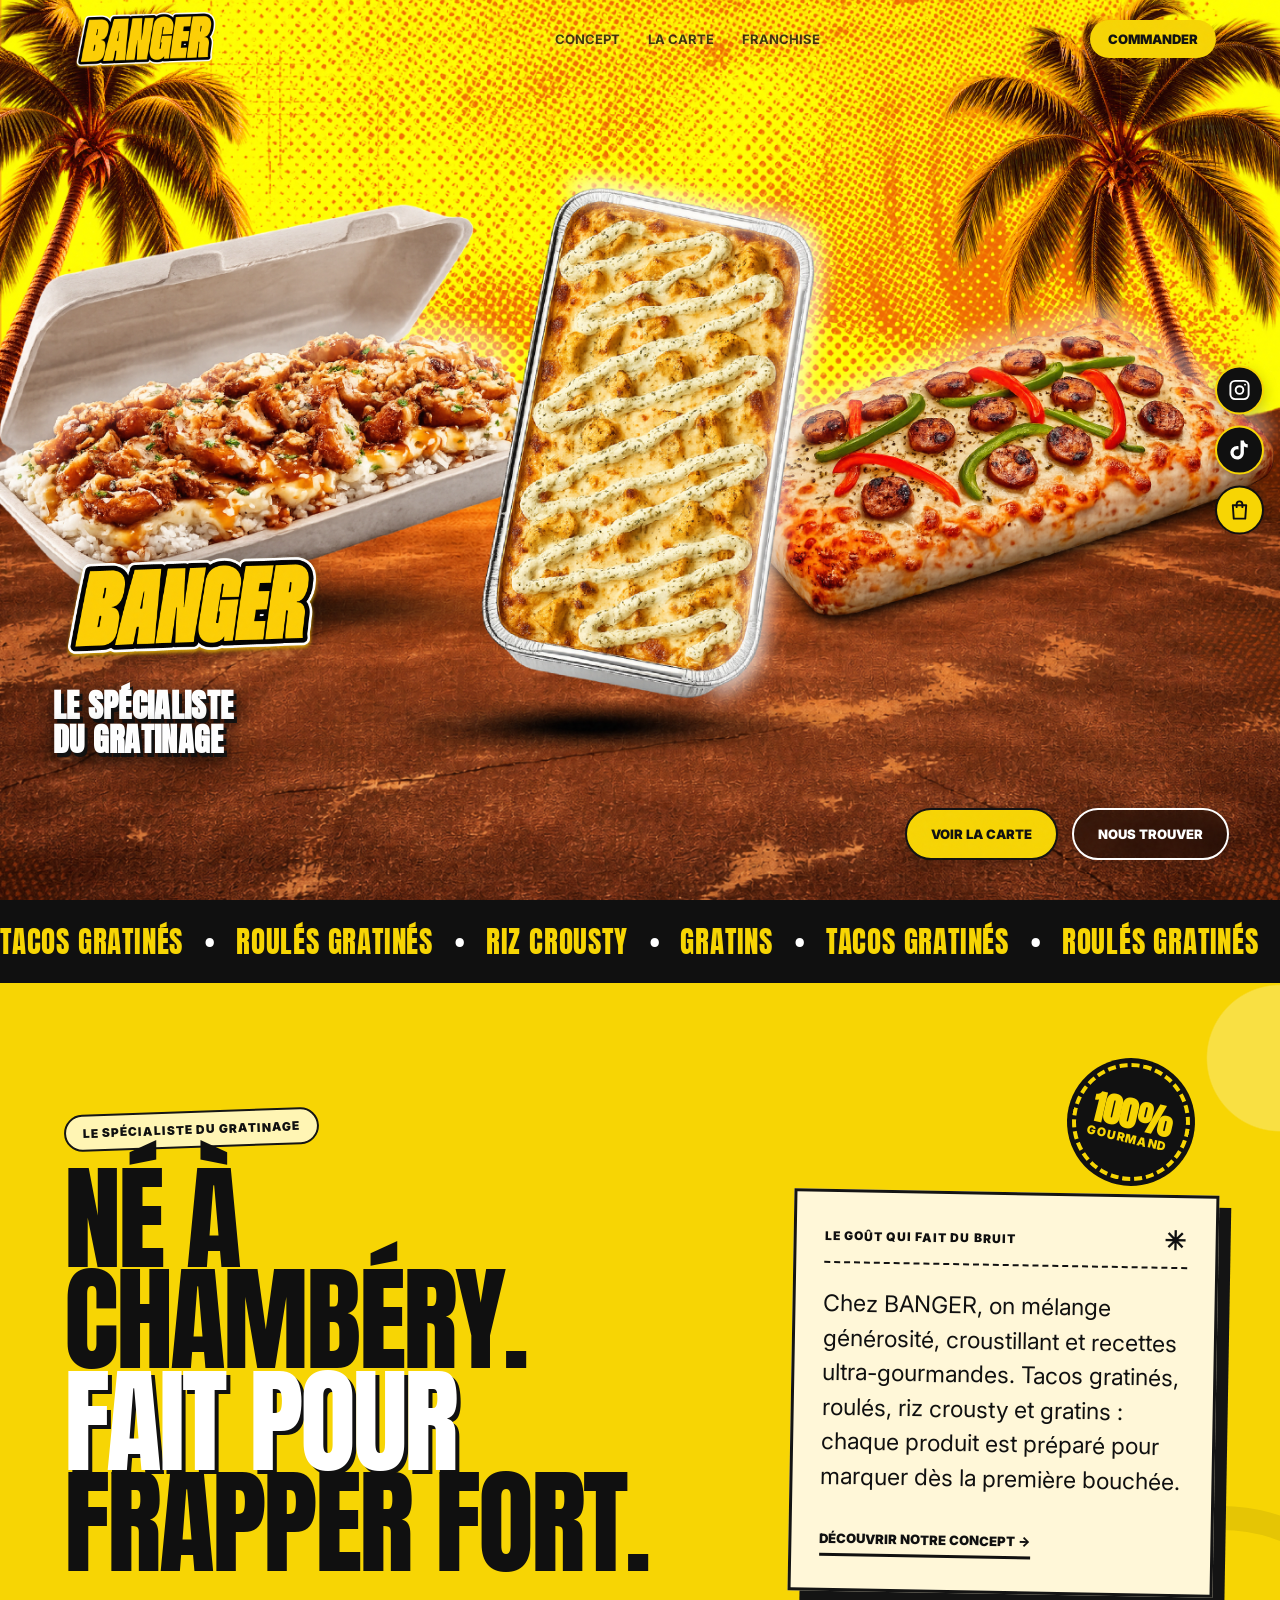
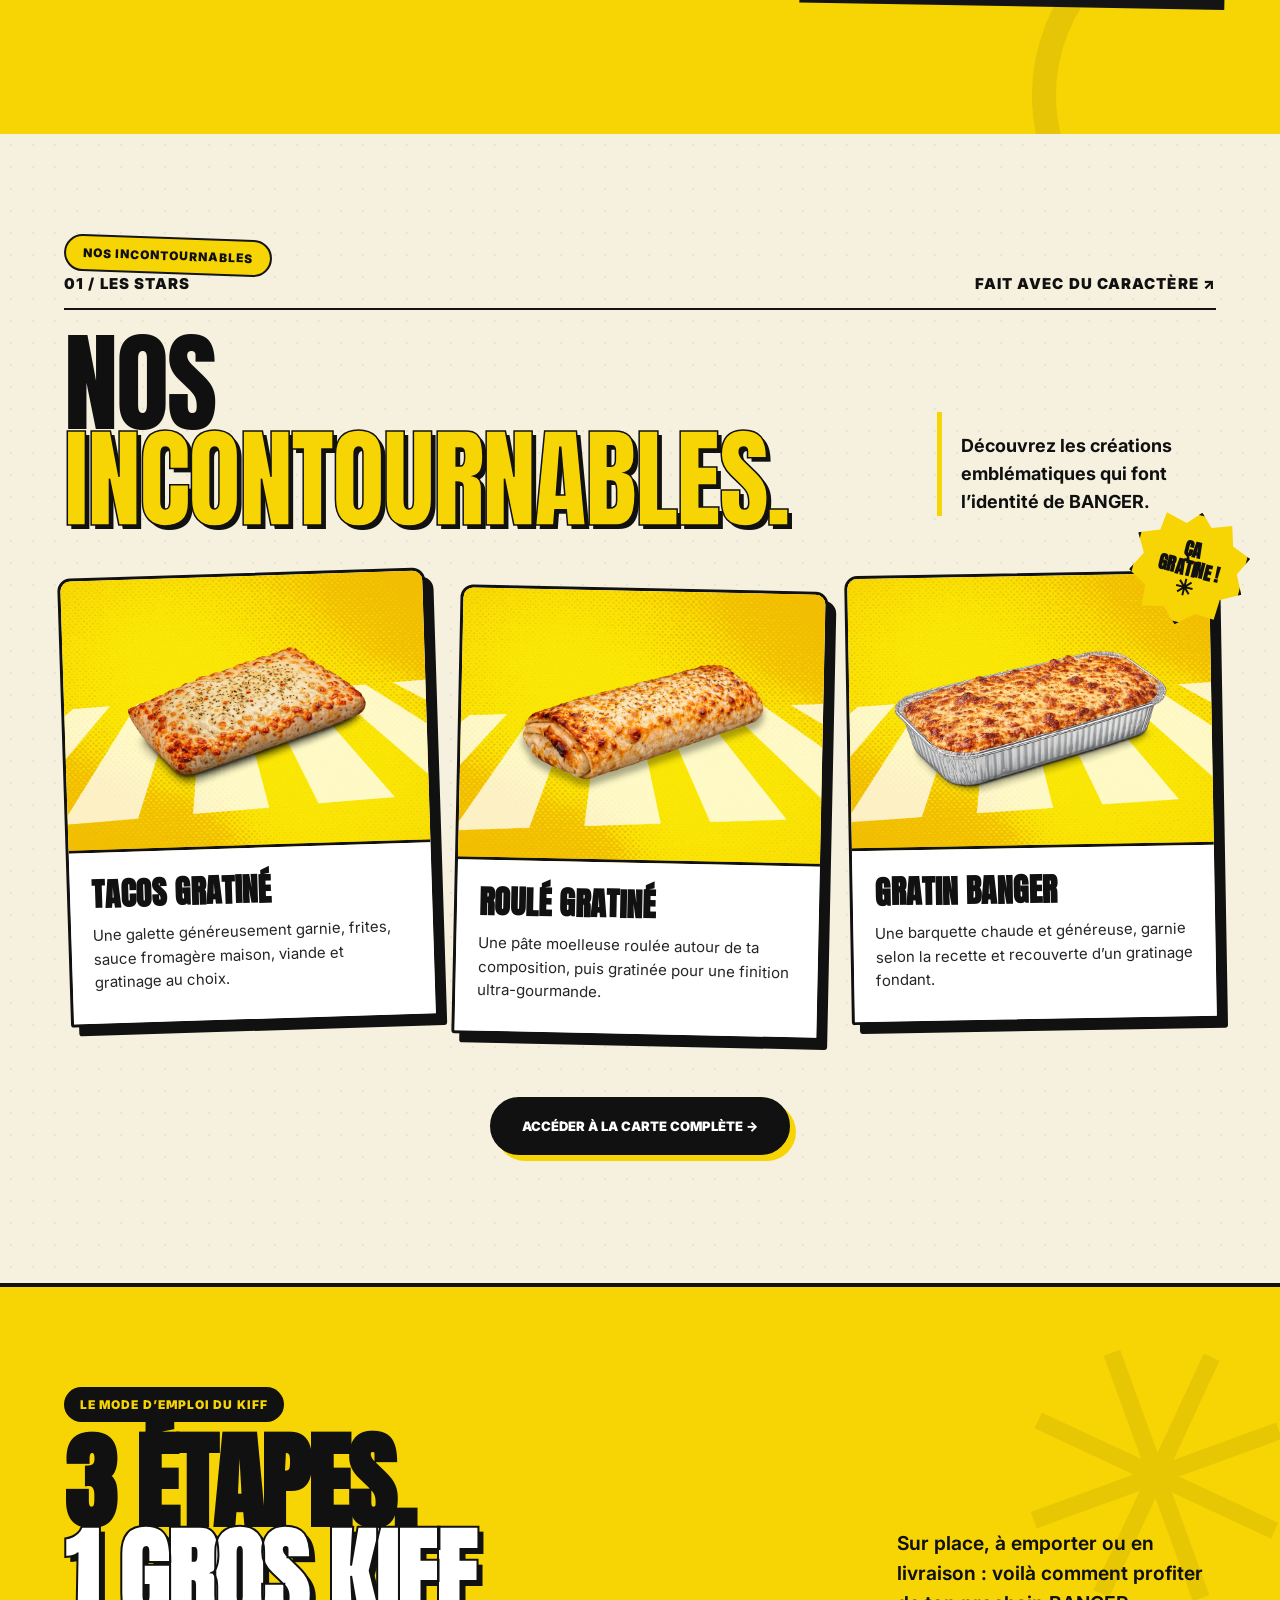
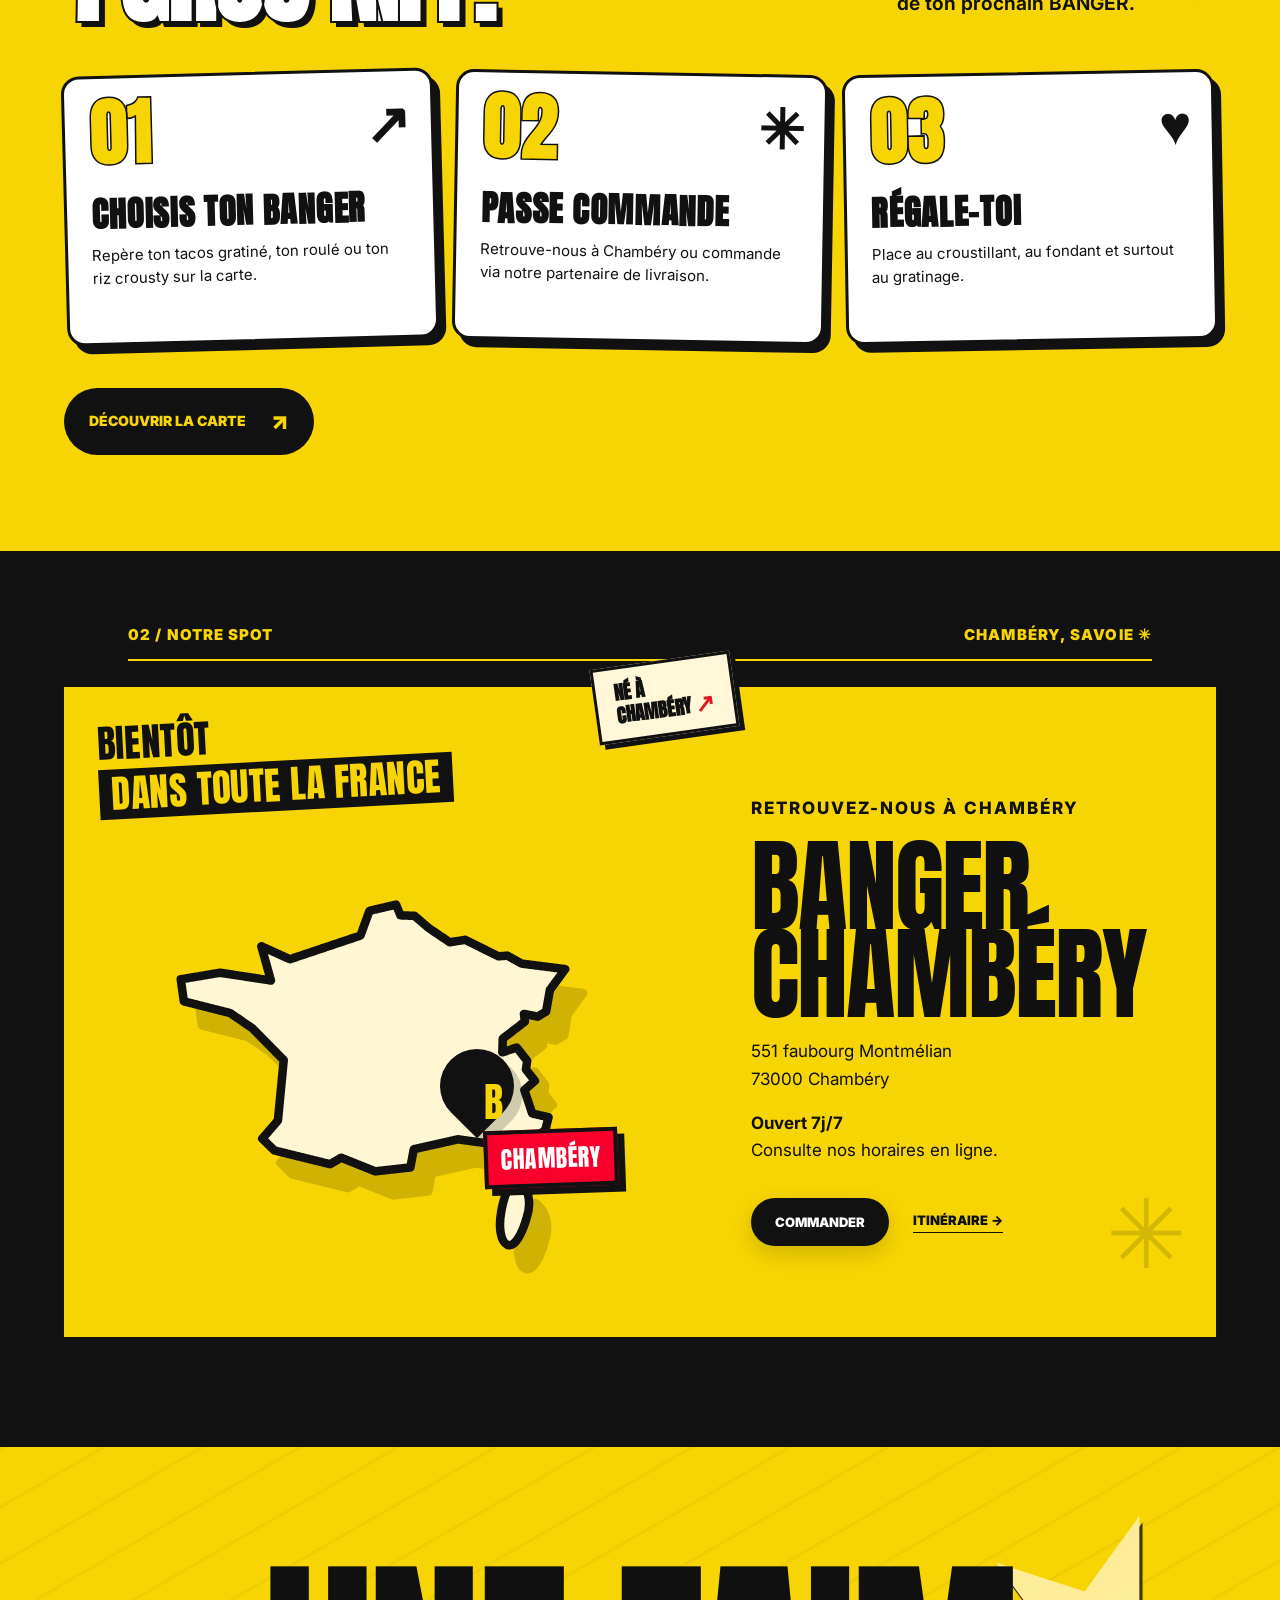
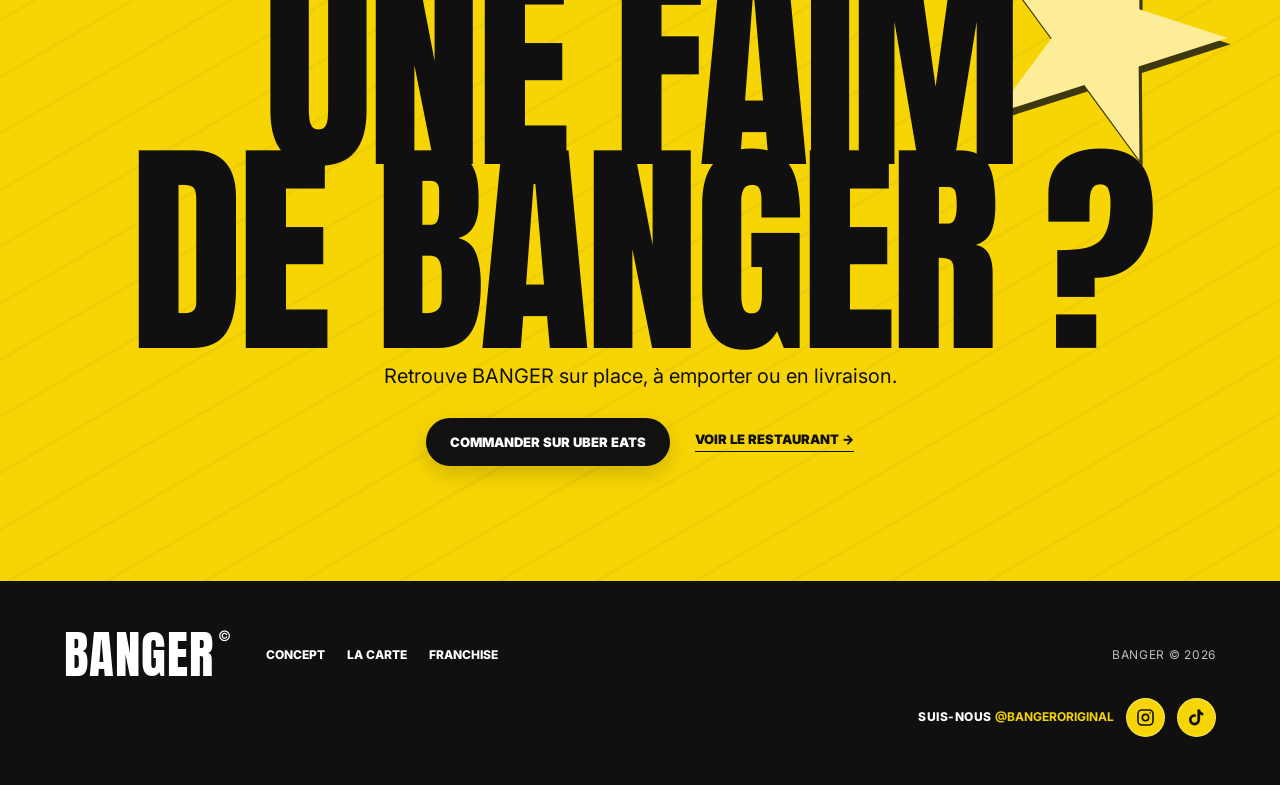
<file: index.html>
<!doctype html>
<html lang="fr">

<!-- Mirrored from https://banger-site-v7-3.vercel.app/ by HTTrack Website Copier/3.x [XR&CO], Sun, 22 Nov 2026 17:21:28 GMT -->
<!-- Added by HTTrack --><meta http-equiv="content-type" content="text/html;charset=utf-8" /><!-- /Added by HTTrack -->
<head>
  <meta charset="utf-8" />
  <meta name="viewport" content="width=device-width, initial-scale=1" />
  <meta name="description" content="BANGER Chambéry — tacos gratinés, roulés, riz crousty et gratins." />
  <title>BANGER — Ça va être Banger</title>
  <link rel="preconnect" href="https://fonts.googleapis.com/">
  <link rel="preconnect" href="https://fonts.gstatic.com/" crossorigin>
  <link href="https://fonts.googleapis.com/css2?family=Anton&amp;family=Inter:wght@400;500;600;700;800;900&amp;display=swap" rel="stylesheet">
  <link rel="stylesheet" href="styles.css" />
</head>
<body class="banger-home-refresh">
  <div class="noise" aria-hidden="true"></div>
  <header class="site-header">
    <a class="brand brand-logo" href="index.html" aria-label="Accueil BANGER"><img src="assets/logo-banger.png" alt="BANGER"></a>
    <nav class="desktop-nav" aria-label="Navigation principale">
      <a href="concept.html">Concept</a>
      <a href="carte.html">La carte</a>
      <a href="franchise.html">Franchise</a>
    </nav>
    <a class="pill pill-small" target="_blank" rel="noreferrer" href="https://www.ubereats.com/fr/store/banger/QmKdcxdpXiG3UM4ic0lPdQ">Commander</a>
  
  <button class="mobile-menu-toggle" type="button" aria-label="Ouvrir le menu" aria-controls="mobile-navigation" aria-expanded="false">
    <span></span><span></span><span></span>
  </button>
  <div class="mobile-menu-backdrop" aria-hidden="true"></div>
  <nav class="mobile-nav" id="mobile-navigation" aria-label="Navigation mobile" inert>
    <a href="index.html">Accueil</a>
    <a href="concept.html">Concept</a>
    <a href="carte.html">La carte</a>
    <a href="franchise.html">Franchise</a>
    <a class="mobile-order-link" href="https://www.ubereats.com/fr/store/banger/QmKdcxdpXiG3UM4ic0lPdQ" target="_blank" rel="noopener noreferrer">Commander</a>
  </nav>
</header>
  <aside class="banger-floating-social" aria-label="Suivre BANGER et commander"><a href="https://www.instagram.com/bangeroriginal/" aria-label="Instagram BANGER" title="Instagram @bangeroriginal" target="_blank" rel="noopener noreferrer"><svg viewBox="0 0 24 24" aria-hidden="true" fill="none" stroke="currentColor" stroke-width="2" stroke-linecap="round" stroke-linejoin="round"><rect x="2.5" y="2.5" width="19" height="19" rx="5"/><circle cx="12" cy="12" r="4"/><circle cx="17.8" cy="6.4" r="1" fill="currentColor" stroke="none"/></svg></a><a href="https://www.tiktok.com/@bangeroriginal" aria-label="TikTok BANGER" title="TikTok @bangeroriginal" target="_blank" rel="noopener noreferrer"><svg viewBox="0 0 24 24" aria-hidden="true" fill="currentColor"><path d="M16.6 2c.25 2.35 1.57 3.84 4 4.1v3.4a9.3 9.3 0 0 1-4-1.06v6.21c0 4.2-3.05 7.35-7.1 7.35A7.12 7.12 0 0 1 2.5 14.9c0-3.9 3.1-7.1 7.05-7.1.47 0 .94.05 1.42.16v3.53a3.5 3.5 0 0 0-1.42-.3c-2.04 0-3.65 1.63-3.65 3.7 0 2.08 1.6 3.67 3.63 3.67 2 0 3.58-1.52 3.58-3.66V2h3.5Z"/></svg></a><a class="banger-floating-order" href="https://www.ubereats.com/fr/store/banger/QmKdcxdpXiG3UM4ic0lPdQ" aria-label="Commander chez BANGER" title="Commander sur Uber Eats" target="_blank" rel="noopener noreferrer"><svg viewBox="0 0 24 24" aria-hidden="true" fill="none" stroke="currentColor" stroke-width="2" stroke-linecap="round" stroke-linejoin="round"><path d="M5 7h14l-1 14H6L5 7Z"/><path d="M9 9V6a3 3 0 0 1 6 0v3"/></svg></a></aside>

  <main>
    <section class="home-banner" aria-label="Les produits BANGER">
      <img src="assets/hero-banger-accueil.png" alt="Un client présente un tacos gratiné et un sac BANGER jaune et noir" fetchpriority="high">
      <div class="home-banner-shade"></div>
      <div class="home-hero-brand" aria-label="BANGER, le spécialiste du gratinage">
        <img src="assets/logo-banger.png" alt="BANGER">
        <p>LE SPÉCIALISTE<br>DU GRATINAGE</p>
      </div>
      <div class="home-banner-actions reveal">
        <a class="pill" href="carte.html">Voir la carte</a>
        <a class="pill pill-outline" href="#restaurant">Nous trouver</a>
      </div>
    </section>

    <div class="brand-marquee" aria-label="Les spécialités BANGER">
      <div class="brand-marquee-track">
        <span>TACOS GRATINÉS</span><b>•</b><span>ROULÉS GRATINÉS</span><b>•</b><span>RIZ CROUSTY</span><b>•</b><span>GRATINS</span><b>•</b>
        <span>TACOS GRATINÉS</span><b>•</b><span>ROULÉS GRATINÉS</span><b>•</b><span>RIZ CROUSTY</span><b>•</b><span>GRATINS</span><b>•</b>
      </div>
    </div>

    <section class="concept section" id="concept">
      <div class="banger-deco banger-deco-concept" aria-hidden="true">100%<small>GOURMAND</small></div>
      <div class="section-label">Le spécialiste du gratinage</div>
      <div class="concept-grid">
        <h2 class="reveal">NÉ À<br>CHAMBÉRY.<br><span>FAIT POUR</span><br>FRAPPER FORT.</h2>
        <div class="concept-copy reveal delay-1">
          <div class="banger-side-note" aria-hidden="true">LE GOÛT QUI FAIT DU BRUIT <span>✳</span></div>
          <p>Chez BANGER, on mélange générosité, croustillant et recettes ultra-gourmandes. Tacos gratinés, roulés, riz crousty et gratins : chaque produit est préparé pour marquer dès la première bouchée.</p>
          <a class="text-link dark" href="concept.html">Découvrir notre concept →</a>
        </div>
      </div>
    </section>

    <section class="home-products section" id="incontournables">
      <div class="section-label">Nos incontournables</div>
      <div class="banger-section-eyebrow" aria-hidden="true"><span>01 / LES STARS</span><span>FAIT AVEC DU CARACTÈRE ↗</span></div>
      <header class="home-products-heading reveal">
        
        <h2>NOS<br><span>INCONTOURNABLES.</span></h2>
        <p>Découvrez les créations emblématiques qui font l’identité de BANGER.</p>
      </header>

      <div class="banger-products-wrap">
        <div class="banger-sticker banger-sticker-products" aria-hidden="true">ÇA<br>GRATINE ! <span>✳</span></div>
      <div class="menu-products-grid home-products-grid">
        <article class="menu-product reveal">
          <div class="menu-product-image"><img src="assets/home-tacos.png" alt="Tacos gratiné BANGER"></div>
          <div class="menu-product-copy"><h3>Tacos gratiné</h3><p>Une galette généreusement garnie, frites, sauce fromagère maison, viande et gratinage au choix.</p></div>
        </article>
        <article class="menu-product reveal">
          <div class="menu-product-image"><img src="assets/home-roule.png" alt="Roulé gratiné BANGER"></div>
          <div class="menu-product-copy"><h3>Roulé gratiné</h3><p>Une pâte moelleuse roulée autour de ta composition, puis gratinée pour une finition ultra-gourmande.</p></div>
        </article>
        <article class="menu-product reveal">
          <div class="menu-product-image"><img src="assets/home-gratin.png" alt="Gratin BANGER"></div>
          <div class="menu-product-copy"><h3>Gratin BANGER</h3><p>Une barquette chaude et généreuse, garnie selon la recette et recouverte d’un gratinage fondant.</p></div>
        </article>
      </div>
      </div>
      <div class="home-products-cta reveal"><a class="pill pill-black" href="carte.html">Accéder à la carte complète →</a></div>
    </section>

    <section class="fun-how section" aria-labelledby="fun-how-title">
      <div class="fun-how-intro">
        <span class="fun-eyebrow">LE MODE D’EMPLOI DU KIFF</span>
        <h2 id="fun-how-title">3 ÉTAPES.<br><em>1 GROS KIFF.</em></h2>
        <p>Sur place, à emporter ou en livraison : voilà comment profiter de ton prochain BANGER.</p>
      </div>
      <div class="fun-how-cards">
        <article><span class="fun-how-number">01</span><span class="fun-how-icon" aria-hidden="true">↗</span><h3>CHOISIS TON BANGER</h3><p>Repère ton tacos gratiné, ton roulé ou ton riz crousty sur la carte.</p></article>
        <article><span class="fun-how-number">02</span><span class="fun-how-icon" aria-hidden="true">✳</span><h3>PASSE COMMANDE</h3><p>Retrouve-nous à Chambéry ou commande via notre partenaire de livraison.</p></article>
        <article><span class="fun-how-number">03</span><span class="fun-how-icon" aria-hidden="true">♥</span><h3>RÉGALE-TOI</h3><p>Place au croustillant, au fondant et surtout au gratinage.</p></article>
      </div>
      <a class="fun-how-cta" href="carte.html">DÉCOUVRIR LA CARTE <span aria-hidden="true">↗</span></a>
    </section>

    <section class="restaurant section" id="restaurant">
      <div class="banger-section-eyebrow banger-on-dark" aria-hidden="true"><span>02 / NOTRE SPOT</span><span>CHAMBÉRY, SAVOIE ✳</span></div>
      <div class="restaurant-panel reveal">
        <div class="banger-spot-stamp" aria-hidden="true">NÉ À<br>CHAMBÉRY <span>↗</span></div>
        <div class="map-art france-map" aria-label="Carte de France avec BANGER situé à Chambéry">
          <div class="france-availability">BIENTÔT<br><strong>DANS TOUTE LA FRANCE</strong></div>
          <svg class="france-shape" viewBox="0 0 520 560" role="img" aria-labelledby="france-map-title france-map-desc">
            <title id="france-map-title">Implantation BANGER en France</title>
            <desc id="france-map-desc">Carte stylisée de la France avec un repère B sur Chambéry.</desc>
            <path class="france-main" d="M 417.2 183.6 L 433.9 192.9 L 485.0 199.4 L 467.1 223.7 L 462.6 249.0 L 452.8 255.0 L 436.7 251.8 L 437.8 260.8 L 411.9 280.7 L 411.4 296.8 L 428.3 291.2 L 440.5 306.8 L 439.0 316.8 L 449.5 330.1 L 437.2 340.9 L 446.3 368.3 L 465.5 372.8 L 461.5 388.2 L 429.3 408.2 L 359.4 398.6 L 307.8 410.2 L 303.7 431.5 L 262.6 436.1 L 222.7 420.1 L 209.8 427.7 L 144.5 411.6 L 130.4 397.8 L 148.7 376.6 L 155.5 305.9 L 118.9 268.7 L 92.8 250.8 L 38.6 237.1 L 35.0 211.3 L 81.0 203.6 L 140.5 212.7 L 129.3 172.6 L 162.7 187.8 L 245.3 160.1 L 255.9 131.1 L 287.0 123.9 L 292.1 136.4 L 308.6 137.0 L 325.1 151.2 L 349.8 167.9 L 368.0 165.1 L 406.9 184.4 L 417.2 183.6 Z"/>
            <path class="france-corsica" d="M429 445 C442 454 446 472 440 490 C435 508 426 526 417 522 C409 518 407 501 410 484 C413 466 418 451 429 445 Z"/>
          </svg>
          <div class="chambery-marker" aria-hidden="true"><span>B</span></div>
          <div class="chambery-label">CHAMBÉRY</div>
        </div>
        <div class="restaurant-info">
          <p class="eyebrow dark">Retrouvez-nous à Chambéry</p>
          <h2>BANGER<br>CHAMBÉRY</h2>
          <p>551 faubourg Montmélian<br>73000 Chambéry</p>
          <p><b>Ouvert 7j/7</b><br>Consulte nos horaires en ligne.</p>
          <div class="restaurant-actions">
            <a class="pill pill-black" target="_blank" rel="noreferrer" href="https://www.ubereats.com/fr/store/banger/QmKdcxdpXiG3UM4ic0lPdQ">Commander</a>
            <a class="text-link dark" target="_blank" rel="noreferrer" href="https://maps.google.com/?q=551+faubourg+Montmelian+73000+Chambery">Itinéraire →</a>
          </div>
        </div>
      </div>
    </section>

    <section class="order section" id="commander">
      <div class="banger-order-star" aria-hidden="true">★</div>
      <h2>UNE FAIM<br>DE BANGER ?</h2>
      <p>Retrouve BANGER sur place, à emporter ou en livraison.</p>
      <div>
        <a class="pill pill-black" target="_blank" rel="noreferrer" href="https://www.ubereats.com/fr/store/banger/QmKdcxdpXiG3UM4ic0lPdQ">Commander sur Uber Eats</a>
        <a class="text-link dark" href="#restaurant">Voir le restaurant →</a>
      </div>
    </section>
  </main>

  <footer class="site-footer"><a class="footer-wordmark" href="index.html" aria-label="Accueil BANGER">BANGER<span>©</span></a><div><a href="concept.html">Concept</a><a href="carte.html">La carte</a><a href="franchise.html">Franchise</a></div><small>BANGER © 2026</small><div class="banger-footer-social" aria-label="Réseaux sociaux BANGER"><span>SUIS-NOUS <strong>@bangeroriginal</strong></span><a href="https://www.instagram.com/bangeroriginal/" aria-label="Instagram BANGER : bangeroriginal" target="_blank" rel="noopener noreferrer"><svg viewBox="0 0 24 24" aria-hidden="true" fill="none" stroke="currentColor" stroke-width="2" stroke-linecap="round" stroke-linejoin="round"><rect x="2.5" y="2.5" width="19" height="19" rx="5"/><circle cx="12" cy="12" r="4"/><circle cx="17.8" cy="6.4" r="1" fill="currentColor" stroke="none"/></svg><span>Instagram</span></a><a href="https://www.tiktok.com/@bangeroriginal" aria-label="TikTok BANGER : bangeroriginal" target="_blank" rel="noopener noreferrer"><svg viewBox="0 0 24 24" aria-hidden="true" fill="currentColor"><path d="M16.6 2c.25 2.35 1.57 3.84 4 4.1v3.4a9.3 9.3 0 0 1-4-1.06v6.21c0 4.2-3.05 7.35-7.1 7.35A7.12 7.12 0 0 1 2.5 14.9c0-3.9 3.1-7.1 7.05-7.1.47 0 .94.05 1.42.16v3.53a3.5 3.5 0 0 0-1.42-.3c-2.04 0-3.65 1.63-3.65 3.7 0 2.08 1.6 3.67 3.63 3.67 2 0 3.58-1.52 3.58-3.66V2h3.5Z"/></svg><span>TikTok</span></a></div></footer>
  <script src="script.js"></script>
</body>

<!-- Mirrored from https://banger-site-v7-3.vercel.app/ by HTTrack Website Copier/3.x [XR&CO], Sun, 22 Nov 2026 17:21:33 GMT -->
</html>
</file>
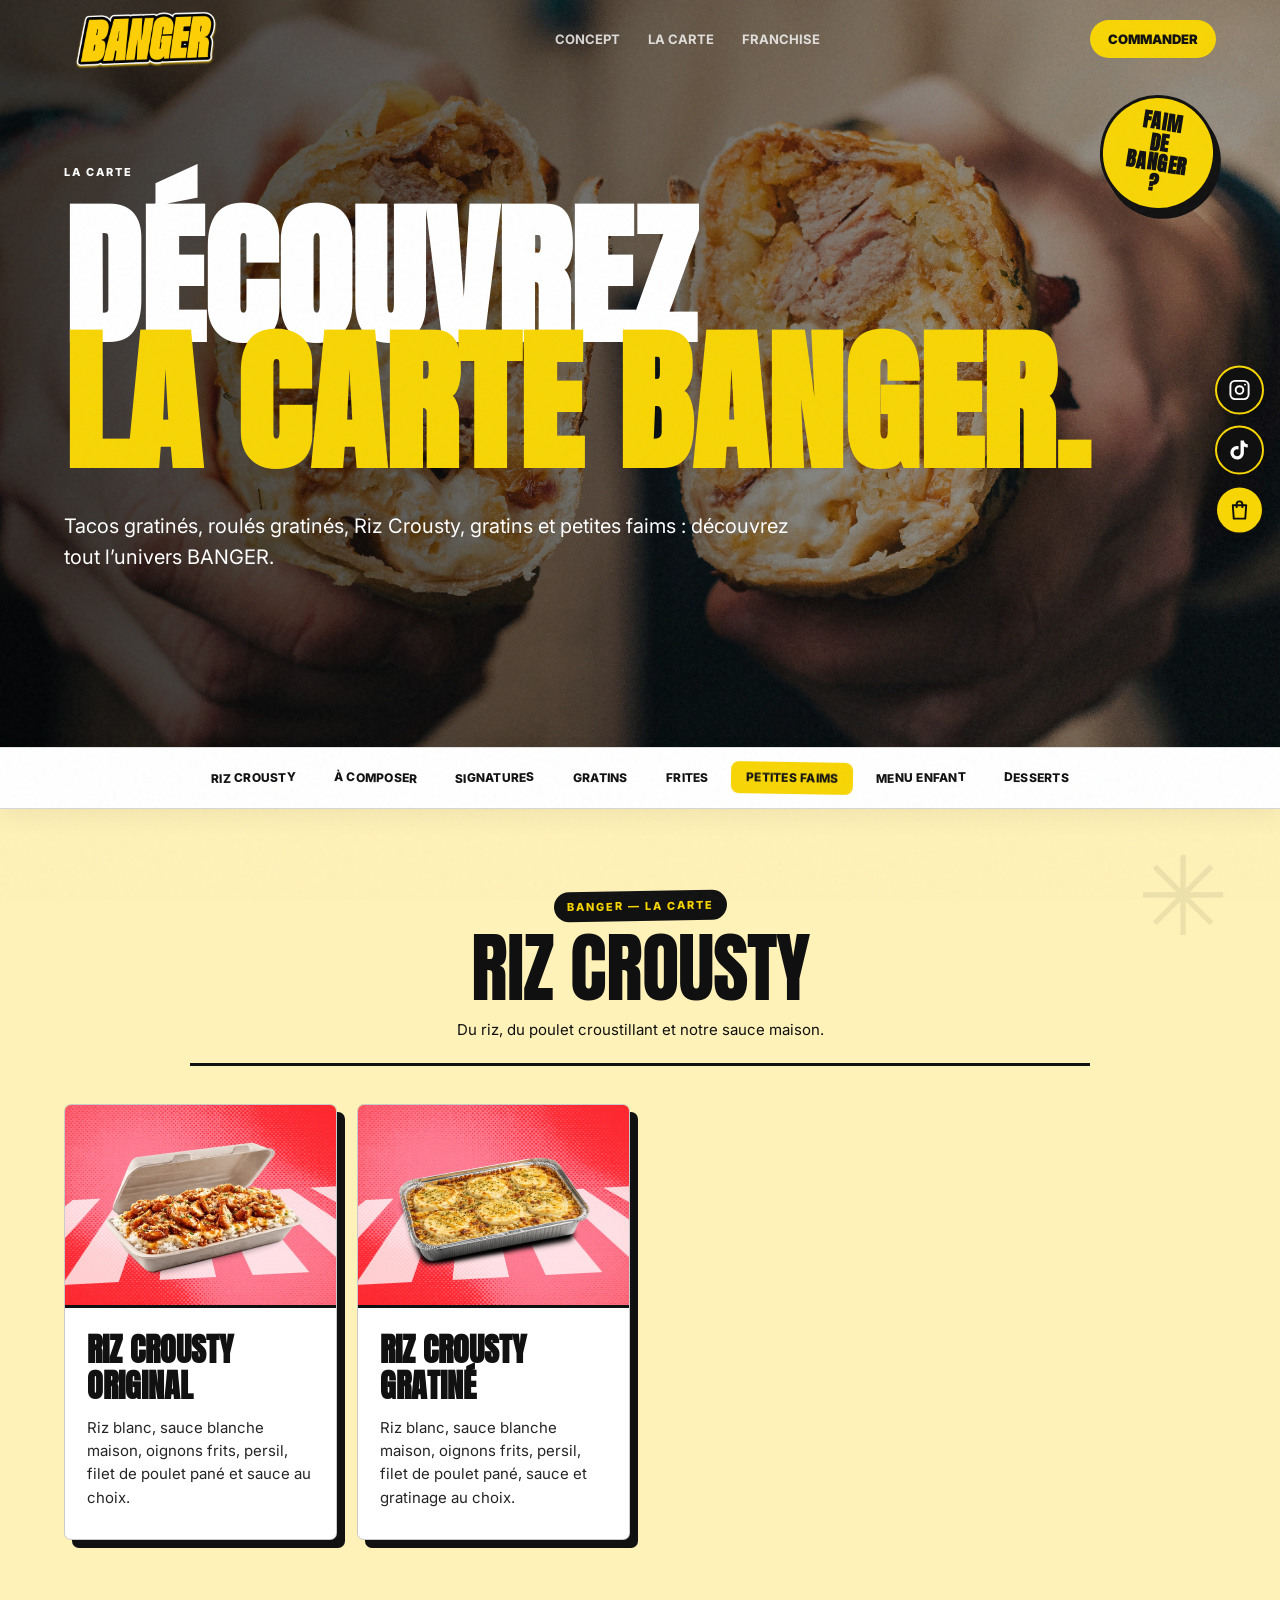
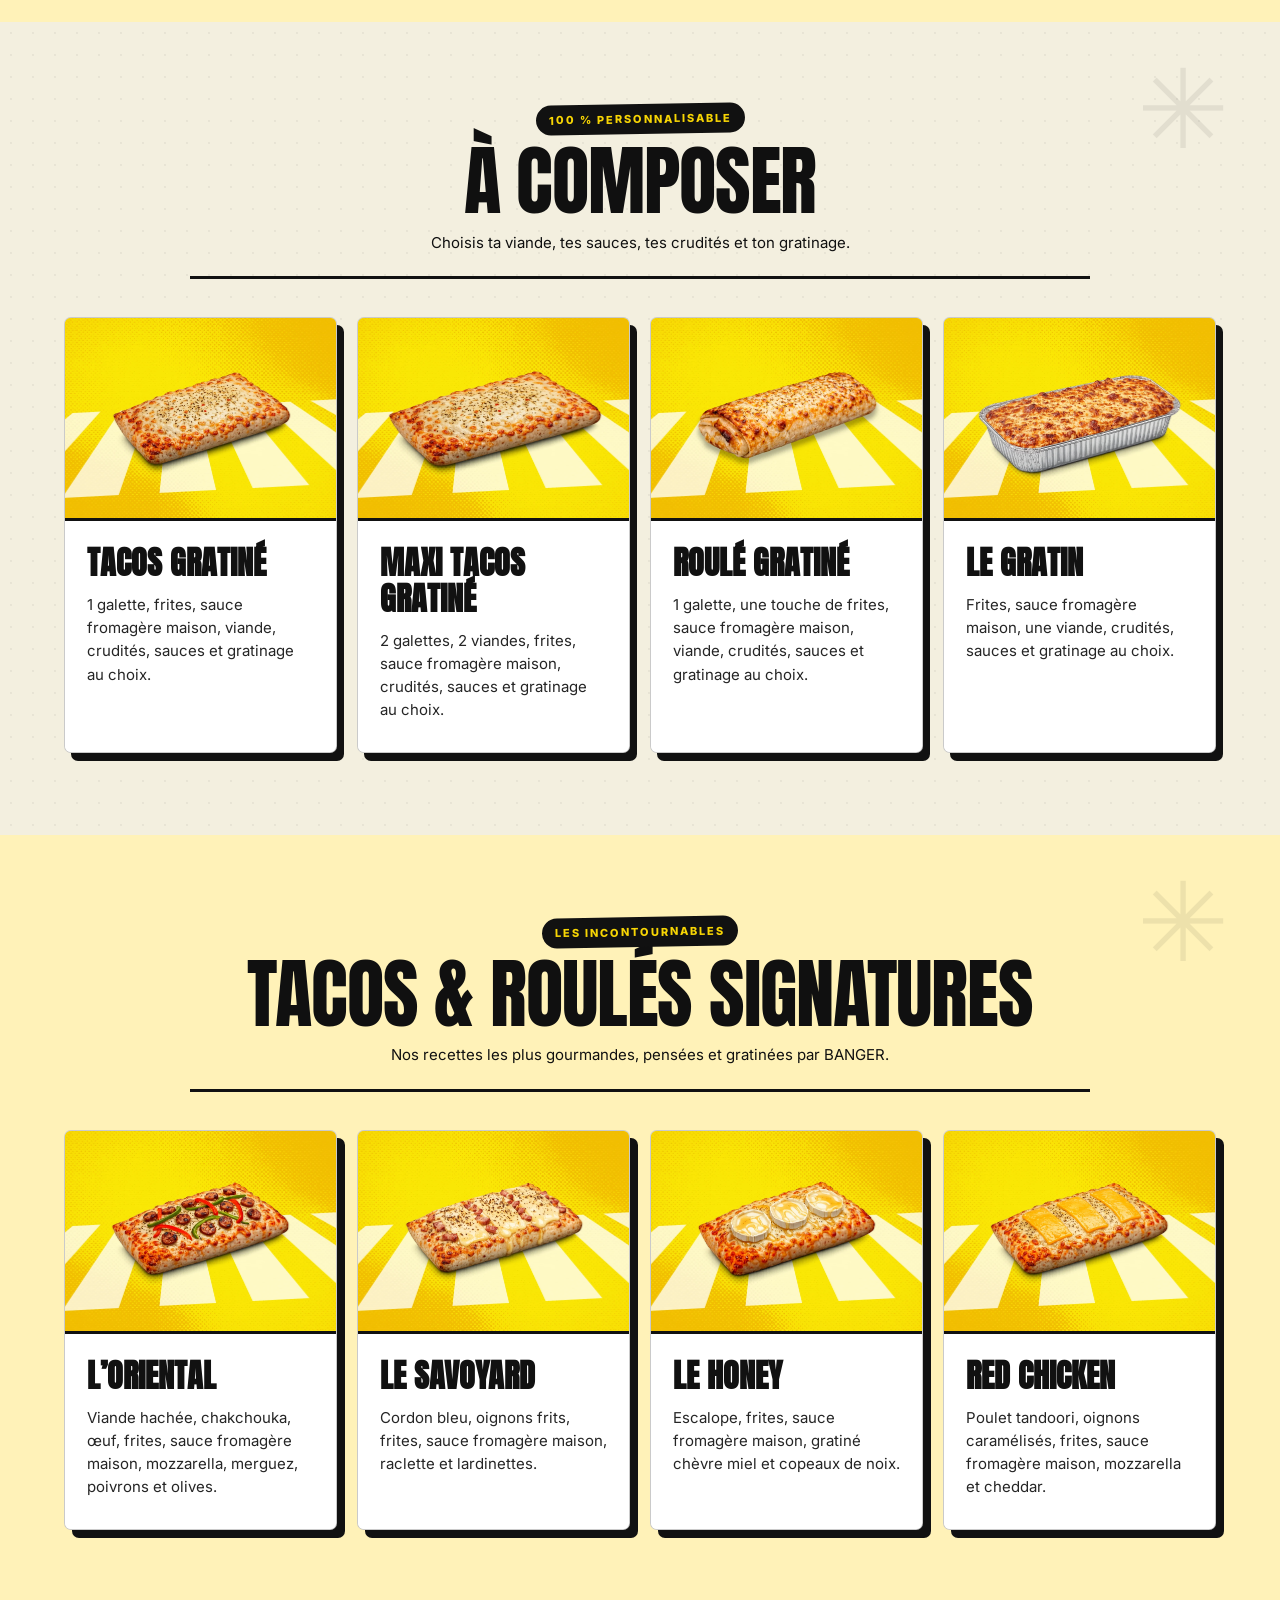
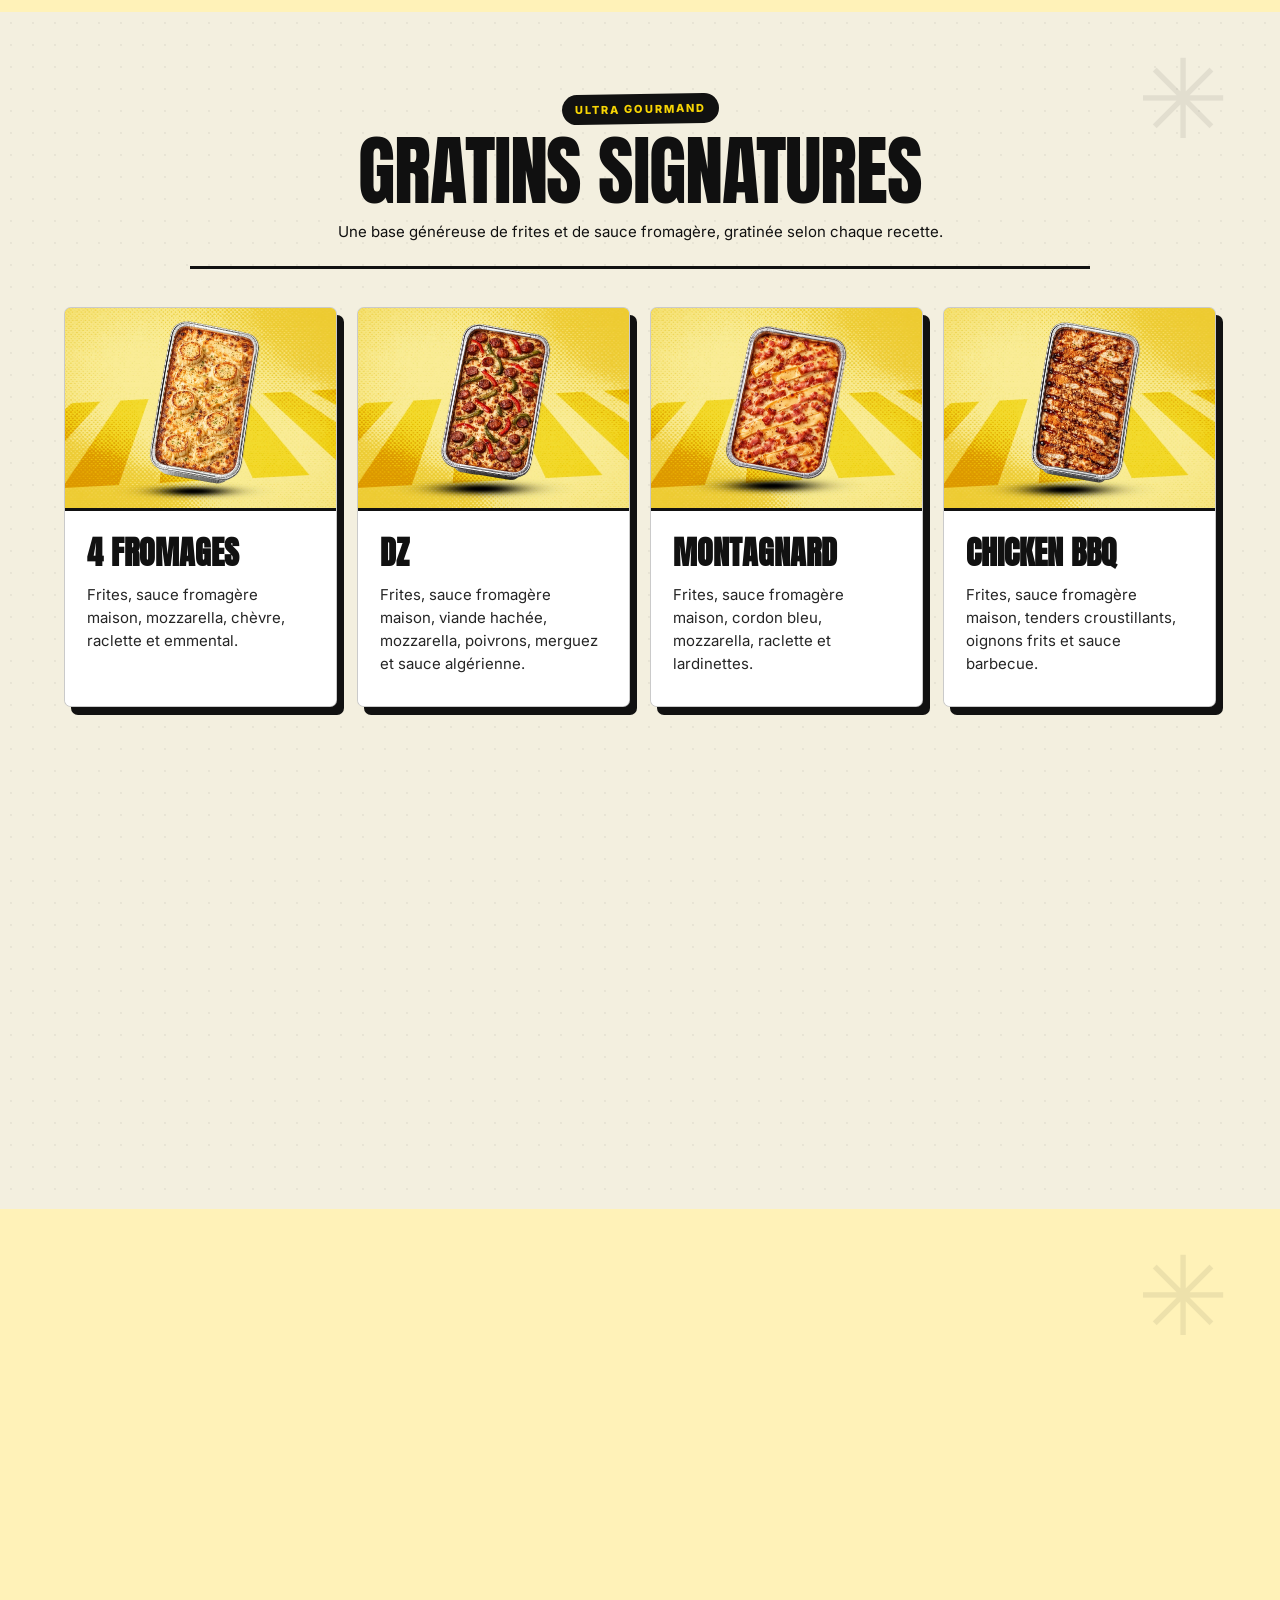
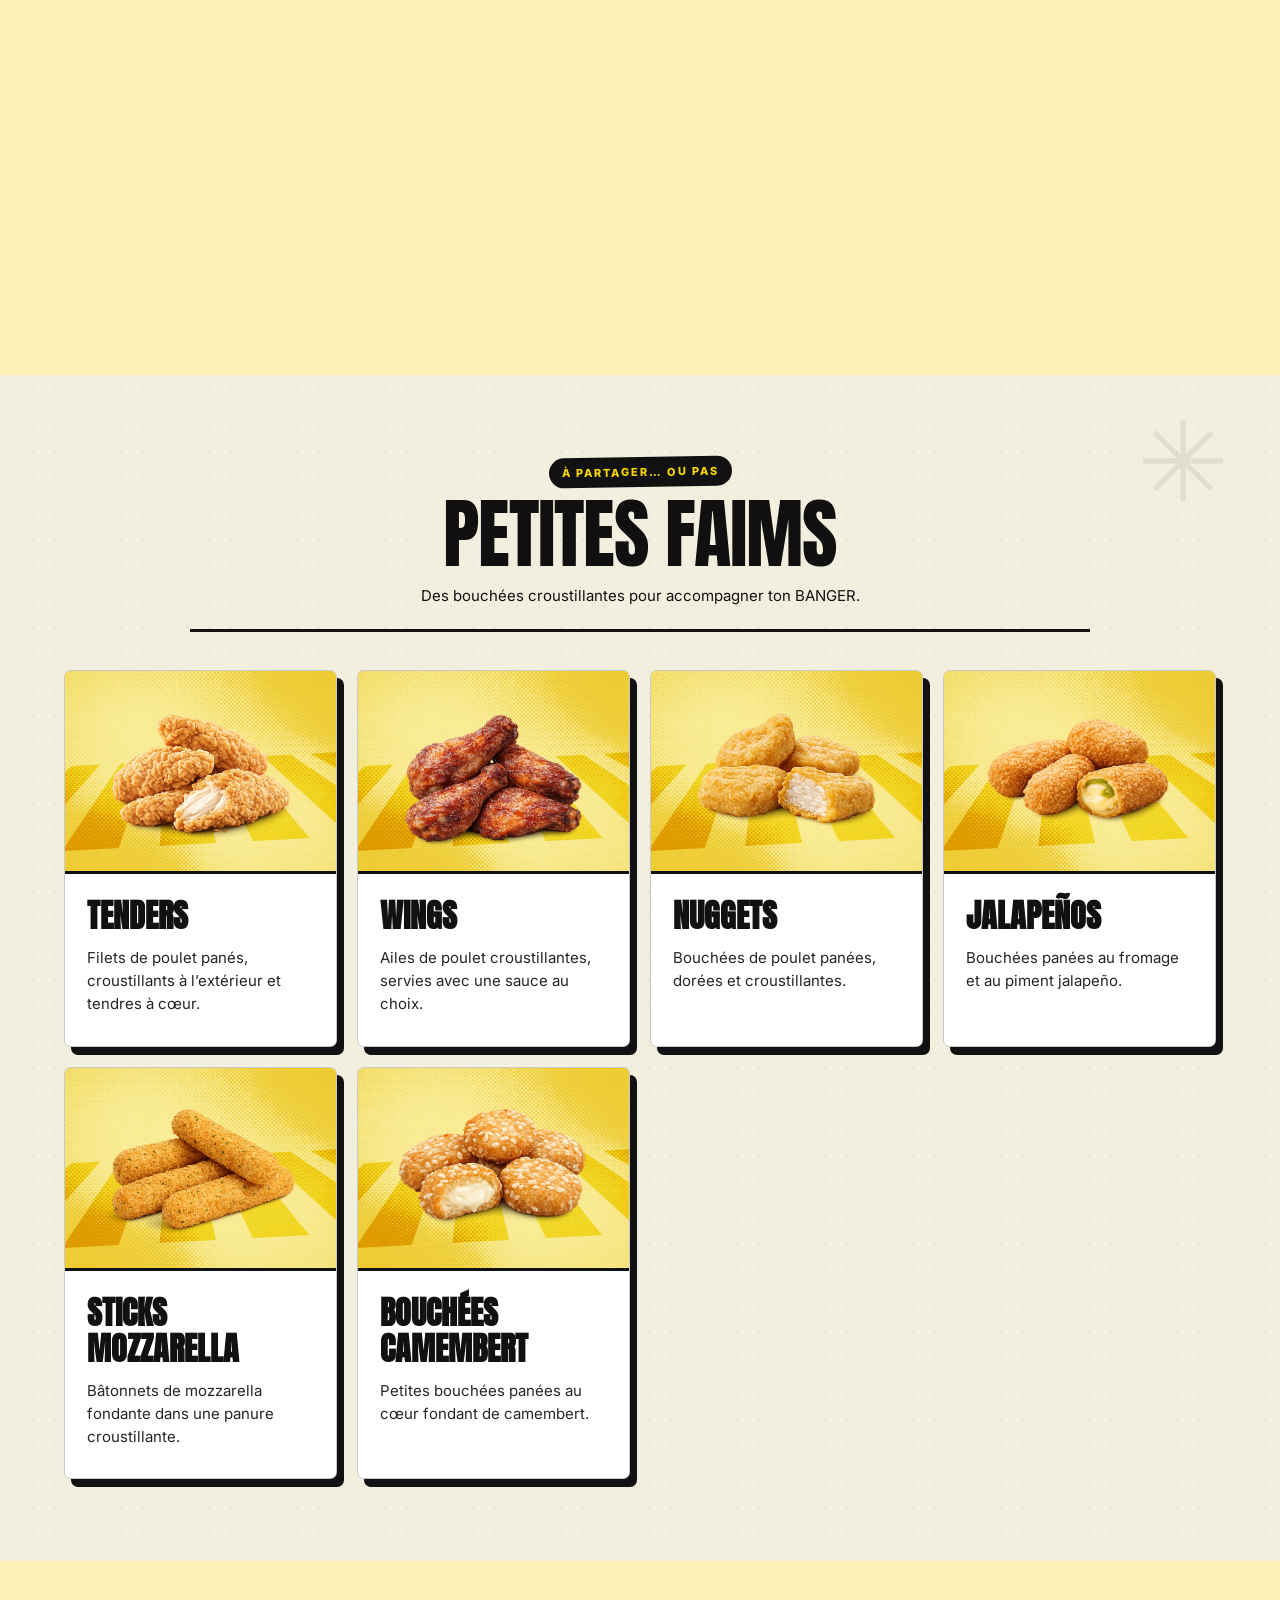
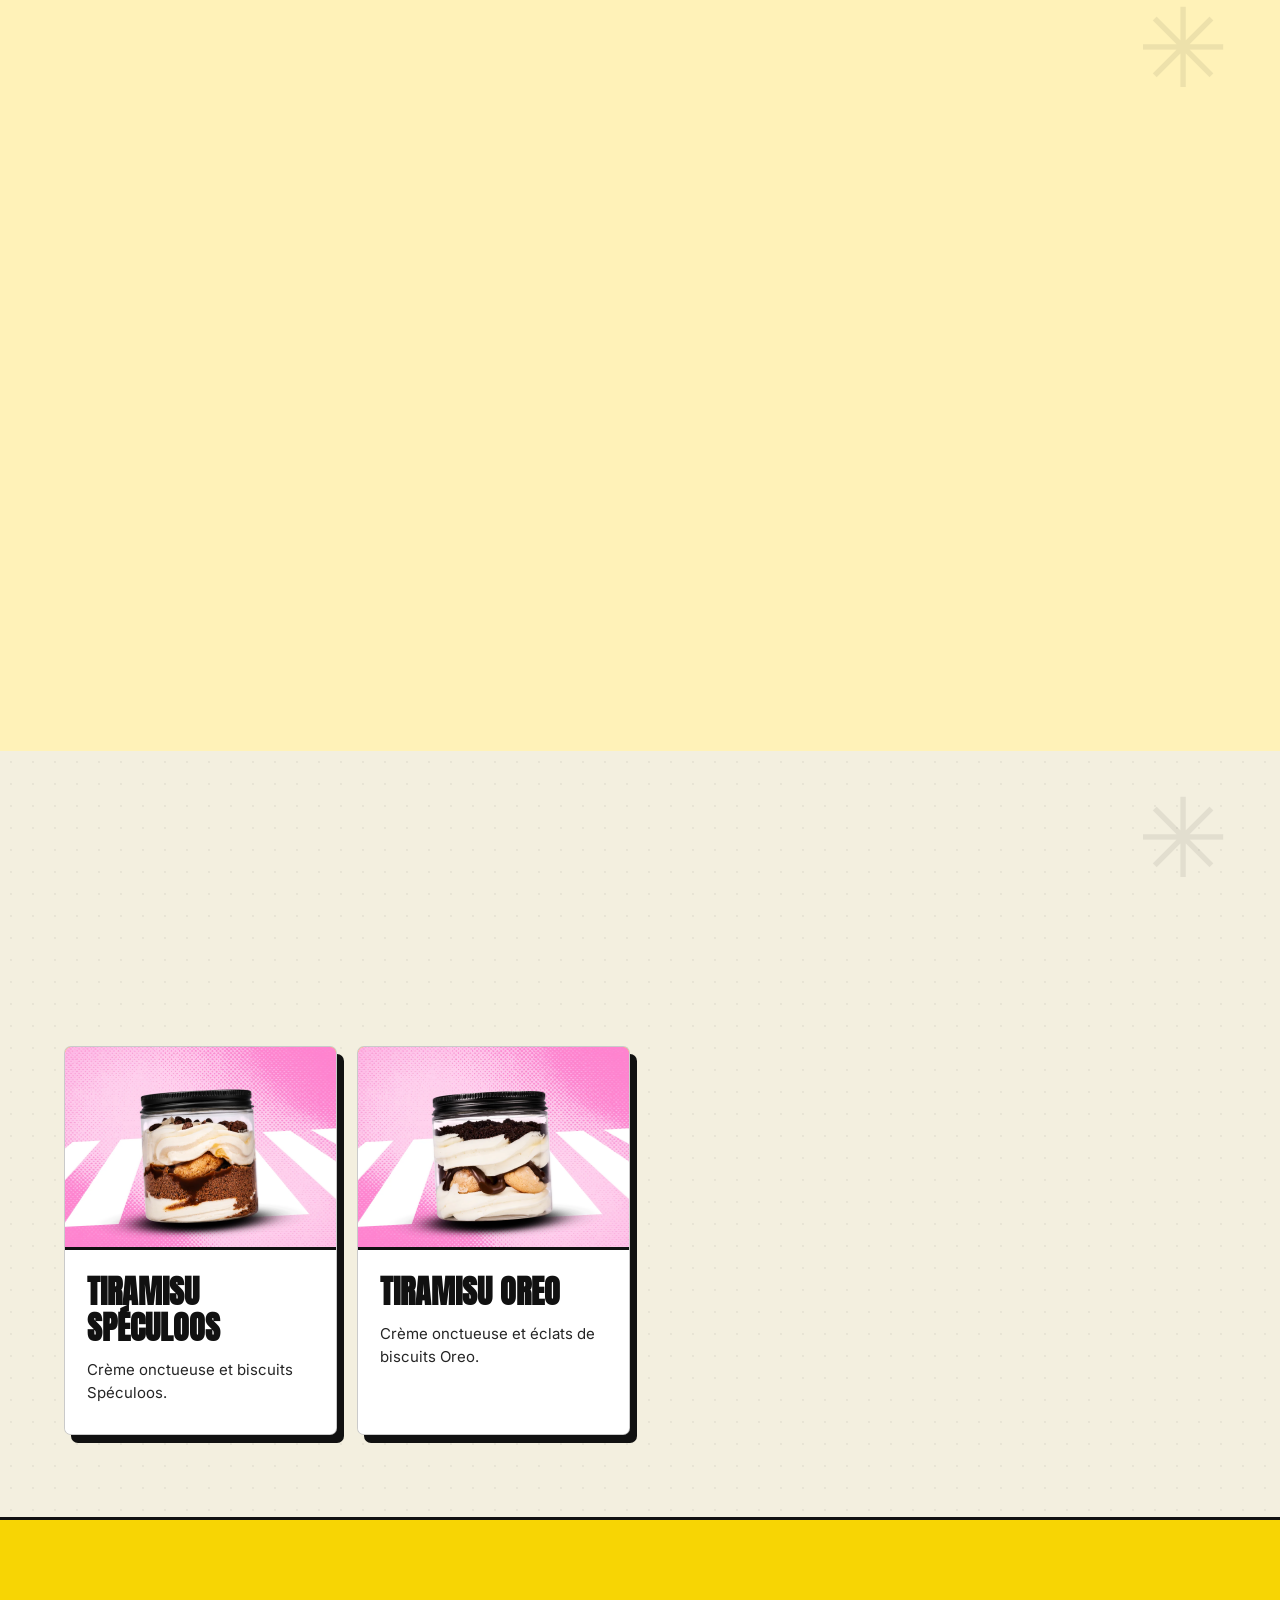
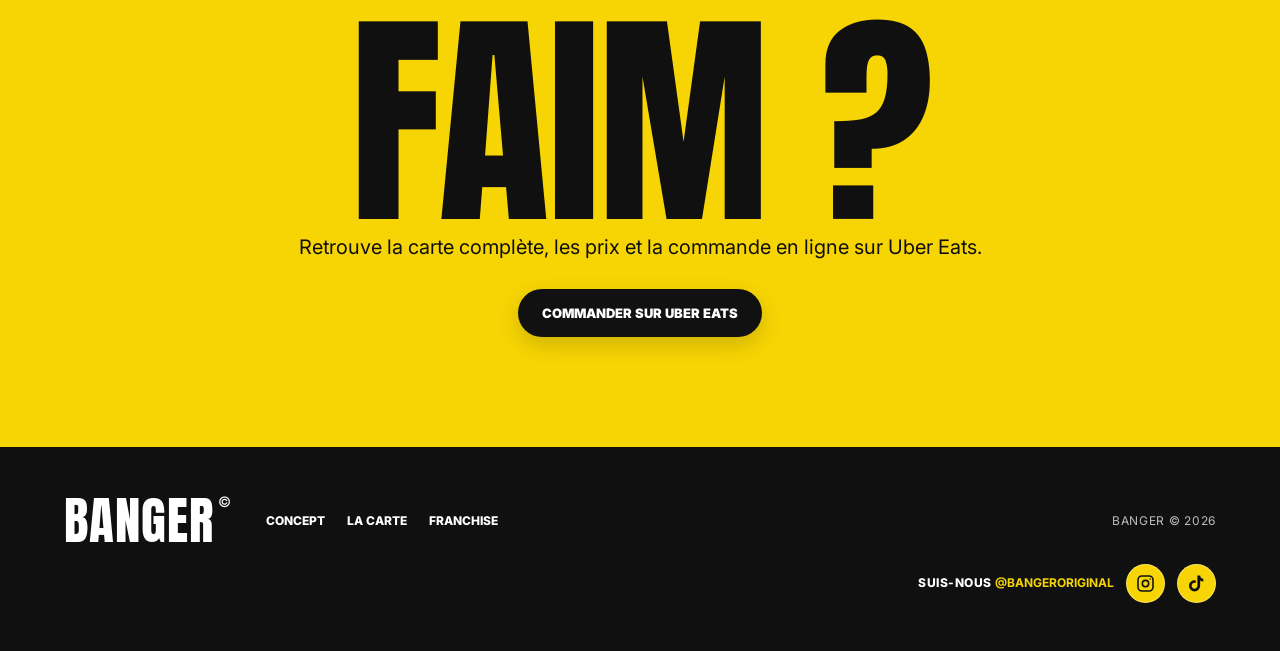
<file: carte.html>
<!doctype html>
<html lang="fr">

<!-- Mirrored from https://banger-site-v7-3.vercel.app/carte by HTTrack Website Copier/3.x [XR&CO], Sun, 22 Nov 2026 17:21:34 GMT -->
<!-- Added by HTTrack --><meta http-equiv="content-type" content="text/html;charset=utf-8" /><!-- /Added by HTTrack -->
<head>
  <meta charset="utf-8">
  <meta name="viewport" content="width=device-width,initial-scale=1">
  <link rel="preconnect" href="https://fonts.googleapis.com/">
  <link rel="preconnect" href="https://fonts.gstatic.com/" crossorigin>
  <link href="https://fonts.googleapis.com/css2?family=Anton&amp;family=Inter:wght@400;500;600;700;800&amp;display=swap" rel="stylesheet">
  <link rel="stylesheet" href="styles.css">
  <title>La carte — BANGER</title>
</head>
<body class="banger-menu-refresh">
<div class="noise"></div>
<header class="site-header">
  <a class="brand brand-logo" href="index.html" aria-label="Accueil BANGER"><img src="assets/logo-banger.png" alt="BANGER"></a>
  <nav class="desktop-nav"><a href="concept.html">Concept</a><a href="carte.html" aria-current="page">La carte</a><a href="franchise.html">Franchise</a></nav>
  <a class="pill pill-small" target="_blank" rel="noreferrer" href="https://www.ubereats.com/fr/store/banger/QmKdcxdpXiG3UM4ic0lPdQ">Commander</a>

  <button class="mobile-menu-toggle" type="button" aria-label="Ouvrir le menu" aria-controls="mobile-navigation" aria-expanded="false">
    <span></span><span></span><span></span>
  </button>
  <div class="mobile-menu-backdrop" aria-hidden="true"></div>
  <nav class="mobile-nav" id="mobile-navigation" aria-label="Navigation mobile" inert>
    <a href="index.html">Accueil</a>
    <a href="concept.html">Concept</a>
    <a href="carte.html">La carte</a>
    <a href="franchise.html">Franchise</a>
    <a class="mobile-order-link" href="https://www.ubereats.com/fr/store/banger/QmKdcxdpXiG3UM4ic0lPdQ" target="_blank" rel="noopener noreferrer">Commander</a>
  </nav>
</header>
  <aside class="banger-floating-social" aria-label="Suivre BANGER et commander"><a href="https://www.instagram.com/bangeroriginal/" aria-label="Instagram BANGER" title="Instagram @bangeroriginal" target="_blank" rel="noopener noreferrer"><svg viewBox="0 0 24 24" aria-hidden="true" fill="none" stroke="currentColor" stroke-width="2" stroke-linecap="round" stroke-linejoin="round"><rect x="2.5" y="2.5" width="19" height="19" rx="5"/><circle cx="12" cy="12" r="4"/><circle cx="17.8" cy="6.4" r="1" fill="currentColor" stroke="none"/></svg></a><a href="https://www.tiktok.com/@bangeroriginal" aria-label="TikTok BANGER" title="TikTok @bangeroriginal" target="_blank" rel="noopener noreferrer"><svg viewBox="0 0 24 24" aria-hidden="true" fill="currentColor"><path d="M16.6 2c.25 2.35 1.57 3.84 4 4.1v3.4a9.3 9.3 0 0 1-4-1.06v6.21c0 4.2-3.05 7.35-7.1 7.35A7.12 7.12 0 0 1 2.5 14.9c0-3.9 3.1-7.1 7.05-7.1.47 0 .94.05 1.42.16v3.53a3.5 3.5 0 0 0-1.42-.3c-2.04 0-3.65 1.63-3.65 3.7 0 2.08 1.6 3.67 3.63 3.67 2 0 3.58-1.52 3.58-3.66V2h3.5Z"/></svg></a><a class="banger-floating-order" href="https://www.ubereats.com/fr/store/banger/QmKdcxdpXiG3UM4ic0lPdQ" aria-label="Commander chez BANGER" title="Commander sur Uber Eats" target="_blank" rel="noopener noreferrer"><svg viewBox="0 0 24 24" aria-hidden="true" fill="none" stroke="currentColor" stroke-width="2" stroke-linecap="round" stroke-linejoin="round"><path d="M5 7h14l-1 14H6L5 7Z"/><path d="M9 9V6a3 3 0 0 1 6 0v3"/></svg></a></aside>
<main class="inner-page single-menu-page">
<section class="page-hero menu-page-hero menu-photo-hero">
    <div class="banger-inner-stamp banger-menu-stamp" aria-hidden="true">FAIM<br>DE<br>BANGER ?</div>
    <p class="eyebrow">La carte</p>
    <h1>DÉCOUVREZ<br><span>LA CARTE BANGER.</span></h1>
    <p>Tacos gratinés, roulés gratinés, Riz Crousty, gratins et petites faims : découvrez tout l’univers BANGER.</p>
  </section>

  <nav class="menu-anchor-nav menu-anchor-clean" aria-label="Catégories de la carte">
    <a href="#crousty">Riz Crousty</a>
    <a href="#composer">À composer</a>
    <a href="#signatures">Signatures</a>
    <a href="#gratins">Gratins</a>
    <a href="#frites">Frites</a>
    <a href="#petites-faims">Petites faims</a>
    <a href="#enfant">Menu enfant</a>
    <a href="#desserts">Desserts</a>
  </nav>

  <section class="menu-category section" id="crousty">
    <div class="banger-menu-spark" aria-hidden="true">✳</div>
    <header class="menu-category-heading reveal"><p class="eyebrow dark">BANGER — LA CARTE</p><h2>RIZ CROUSTY</h2><p>Du riz, du poulet croustillant et notre sauce maison.</p></header>
    <div class="menu-products-grid menu-products-three">
      <article class="menu-product reveal"><div class="menu-product-image"><img src="assets/products/riz-crousty-original.webp" alt="Riz Crousty Original"></div><div class="menu-product-copy"><h3>Riz Crousty Original</h3><p>Riz blanc, sauce blanche maison, oignons frits, persil, filet de poulet pané et sauce au choix.</p></div></article>
      <article class="menu-product reveal"><div class="menu-product-image"><img src="assets/products/riz-crousty-gratine.webp" alt="Riz Crousty Gratiné"></div><div class="menu-product-copy"><h3>Riz Crousty Gratiné</h3><p>Riz blanc, sauce blanche maison, oignons frits, persil, filet de poulet pané, sauce et gratinage au choix.</p></div></article>
    </div>
  </section>

  <section class="menu-category section" id="composer">
    <div class="banger-menu-spark" aria-hidden="true">✳</div>
    <header class="menu-category-heading reveal"><p class="eyebrow dark">100 % PERSONNALISABLE</p><h2>À COMPOSER</h2><p>Choisis ta viande, tes sauces, tes crudités et ton gratinage.</p></header>
    <div class="menu-products-grid menu-products-three">
      <article class="menu-product reveal"><div class="menu-product-image"><img src="assets/products/tacos-gratine.webp" alt="Tacos gratiné"></div><div class="menu-product-copy"><h3>Tacos gratiné</h3><p>1 galette, frites, sauce fromagère maison, viande, crudités, sauces et gratinage au choix.</p></div></article>
      <article class="menu-product reveal"><div class="menu-product-image"><img src="assets/products/maxi-tacos-gratine.webp" alt="Maxi tacos gratiné"></div><div class="menu-product-copy"><h3>Maxi tacos gratiné</h3><p>2 galettes, 2 viandes, frites, sauce fromagère maison, crudités, sauces et gratinage au choix.</p></div></article>
      <article class="menu-product reveal"><div class="menu-product-image"><img src="assets/products/roule-gratine.webp" alt="Roulé gratiné"></div><div class="menu-product-copy"><h3>Roulé gratiné</h3><p>1 galette, une touche de frites, sauce fromagère maison, viande, crudités, sauces et gratinage au choix.</p></div></article>
      <article class="menu-product reveal"><div class="menu-product-image"><img src="assets/products/gratin-personnalisable.webp" alt="Le Gratin personnalisable"></div><div class="menu-product-copy"><h3>Le Gratin</h3><p>Frites, sauce fromagère maison, une viande, crudités, sauces et gratinage au choix.</p></div></article>
    </div>
  </section>

  <section class="menu-category section" id="signatures">
    <div class="banger-menu-spark" aria-hidden="true">✳</div>
    <header class="menu-category-heading reveal"><p class="eyebrow dark">LES INCONTOURNABLES</p><h2>TACOS & ROULÉS SIGNATURES</h2><p>Nos recettes les plus gourmandes, pensées et gratinées par BANGER.</p></header>
    <div class="menu-products-grid menu-products-three">
      <article class="menu-product reveal"><div class="menu-product-image"><img src="assets/products/oriental.webp" alt="L'Oriental"></div><div class="menu-product-copy"><h3>L’Oriental</h3><p>Viande hachée, chakchouka, œuf, frites, sauce fromagère maison, mozzarella, merguez, poivrons et olives.</p></div></article>
      <article class="menu-product reveal"><div class="menu-product-image"><img src="assets/products/savoyard.webp" alt="Le Savoyard"></div><div class="menu-product-copy"><h3>Le Savoyard</h3><p>Cordon bleu, oignons frits, frites, sauce fromagère maison, raclette et lardinettes.</p></div></article>
      <article class="menu-product reveal"><div class="menu-product-image"><img src="assets/products/honey.webp" alt="Le Honey"></div><div class="menu-product-copy"><h3>Le Honey</h3><p>Escalope, frites, sauce fromagère maison, gratiné chèvre miel et copeaux de noix.</p></div></article>
      <article class="menu-product reveal"><div class="menu-product-image"><img src="assets/products/red-chicken.webp" alt="Red Chicken"></div><div class="menu-product-copy"><h3>Red Chicken</h3><p>Poulet tandoori, oignons caramélisés, frites, sauce fromagère maison, mozzarella et cheddar.</p></div></article>
    </div>
  </section>

  <section class="menu-category section" id="gratins">
    <div class="banger-menu-spark" aria-hidden="true">✳</div>
    <header class="menu-category-heading reveal"><p class="eyebrow dark">ULTRA GOURMAND</p><h2>GRATINS SIGNATURES</h2><p>Une base généreuse de frites et de sauce fromagère, gratinée selon chaque recette.</p></header>
    <div class="menu-products-grid menu-products-three">
      <article class="menu-product reveal"><div class="menu-product-image"><img src="assets/products/gratin-4-fromages.webp" alt="Gratin 4 Fromages"></div><div class="menu-product-copy"><h3>4 Fromages</h3><p>Frites, sauce fromagère maison, mozzarella, chèvre, raclette et emmental.</p></div></article>
      <article class="menu-product reveal"><div class="menu-product-image"><img src="assets/products/gratin-dz.webp" alt="Gratin DZ"></div><div class="menu-product-copy"><h3>DZ</h3><p>Frites, sauce fromagère maison, viande hachée, mozzarella, poivrons, merguez et sauce algérienne.</p></div></article>
      <article class="menu-product reveal"><div class="menu-product-image"><img src="assets/products/gratin-montagnard.webp" alt="Gratin Montagnard"></div><div class="menu-product-copy"><h3>Montagnard</h3><p>Frites, sauce fromagère maison, cordon bleu, mozzarella, raclette et lardinettes.</p></div></article>
      <article class="menu-product reveal"><div class="menu-product-image"><img src="assets/products/gratin-chicken-bbq.webp" alt="Gratin Chicken BBQ"></div><div class="menu-product-copy"><h3>Chicken BBQ</h3><p>Frites, sauce fromagère maison, tenders croustillants, oignons frits et sauce barbecue.</p></div></article>
      <article class="menu-product reveal"><div class="menu-product-image"><img src="assets/products/gratin-bombay.webp" alt="Gratin Bombay"></div><div class="menu-product-copy"><h3>Bombay</h3><p>Frites, sauce fromagère maison, oignons, poulet tandoori, mozzarella et cheddar.</p></div></article>
      <article class="menu-product reveal"><div class="menu-product-image"><img src="assets/products/gratin-boursin.webp" alt="Gratin Boursin"></div><div class="menu-product-copy"><h3>Boursin</h3><p>Frites, sauce fromagère maison, poulet curry, mozzarella et Boursin.</p></div></article>
    </div>
  </section>


  <section class="menu-category section" id="frites">
    <div class="banger-menu-spark" aria-hidden="true">✳</div>
    <header class="menu-category-heading reveal"><p class="eyebrow dark">CROUSTILLANTES & GÉNÉREUSES</p><h2>FRITES</h2><p>Des frites seules ou nappées de nos sauces gourmandes.</p></header>
    <div class="menu-products-grid menu-products-three">
      <article class="menu-product reveal"><div class="menu-product-image"><img src="assets/products/frites-classiques.webp" alt="Frites classiques"></div><div class="menu-product-copy"><h3>Frites classiques</h3><p>Une portion de frites croustillantes et dorées.</p></div></article>
      <article class="menu-product reveal"><div class="menu-product-image"><img src="assets/products/frites-fromagere.webp" alt="Frites fromagère"></div><div class="menu-product-copy"><h3>Frites fromagère</h3><p>Frites croustillantes nappées de notre sauce fromagère maison.</p></div></article>
      <article class="menu-product reveal"><div class="menu-product-image"><img src="assets/products/frites-cheddar.webp" alt="Frites cheddar"></div><div class="menu-product-copy"><h3>Frites cheddar</h3><p>Frites croustillantes recouvertes de cheddar fondant.</p></div></article>
      <article class="menu-product reveal"><div class="menu-product-image"><img src="assets/products/frites-cheddar-bacon.webp" alt="Frites cheddar bacon"></div><div class="menu-product-copy"><h3>Frites cheddar bacon</h3><p>Frites croustillantes, cheddar fondant et lardinettes.</p></div></article>
    </div>
  </section>

  <section class="menu-category section" id="petites-faims">
    <div class="banger-menu-spark" aria-hidden="true">✳</div>
    <header class="menu-category-heading reveal"><p class="eyebrow dark">À PARTAGER… OU PAS</p><h2>PETITES FAIMS</h2><p>Des bouchées croustillantes pour accompagner ton BANGER.</p></header>
    <div class="menu-products-grid menu-products-three">
      <article class="menu-product reveal"><div class="menu-product-image"><img src="assets/products/tenders.webp" alt="Tenders"></div><div class="menu-product-copy"><h3>Tenders</h3><p>Filets de poulet panés, croustillants à l’extérieur et tendres à cœur.</p></div></article>
      <article class="menu-product reveal"><div class="menu-product-image"><img src="assets/products/wings.webp" alt="Wings"></div><div class="menu-product-copy"><h3>Wings</h3><p>Ailes de poulet croustillantes, servies avec une sauce au choix.</p></div></article>
      <article class="menu-product reveal"><div class="menu-product-image"><img src="assets/products/nuggets.webp" alt="Nuggets"></div><div class="menu-product-copy"><h3>Nuggets</h3><p>Bouchées de poulet panées, dorées et croustillantes.</p></div></article>
      <article class="menu-product reveal"><div class="menu-product-image"><img src="assets/products/jalapenos.webp" alt="Jalapeños"></div><div class="menu-product-copy"><h3>Jalapeños</h3><p>Bouchées panées au fromage et au piment jalapeño.</p></div></article>
      <article class="menu-product reveal"><div class="menu-product-image"><img src="assets/products/sticks-mozza.webp" alt="Sticks mozzarella"></div><div class="menu-product-copy"><h3>Sticks mozzarella</h3><p>Bâtonnets de mozzarella fondante dans une panure croustillante.</p></div></article>
      <article class="menu-product reveal"><div class="menu-product-image"><img src="assets/products/bouchees-camembert.webp" alt="Bouchées camembert"></div><div class="menu-product-copy"><h3>Bouchées camembert</h3><p>Petites bouchées panées au cœur fondant de camembert.</p></div></article>
    </div>
  </section>

  <section class="menu-category section" id="enfant">
    <div class="banger-menu-spark" aria-hidden="true">✳</div>
    <header class="menu-category-heading reveal"><p class="eyebrow dark">POUR LES PETITS BANGERS</p><h2>MENU ENFANT</h2><p>Une formule simple, gourmande et adaptée aux enfants.</p></header>
    <div class="menu-products-grid menu-products-three">
      <article class="menu-product reveal"><div class="menu-product-image"><img src="assets/products/menu-enfant-nuggets.webp" alt="Menu enfant nuggets"></div><div class="menu-product-copy"><h3>Menu enfant nuggets</h3><p>4 nuggets croustillants, accompagnés de frites, d’un Capri-Sun et d’une compote.</p></div></article>
      <article class="menu-product reveal"><div class="menu-product-image"><img src="assets/products/menu-enfant-mini-tacos.webp" alt="Menu enfant mini tacos"></div><div class="menu-product-copy"><h3>Menu enfant mini tacos</h3><p>Un mini tacos, accompagné de frites, d’un Capri-Sun et d’une compote.</p></div></article>
    </div>
  </section>

  <section class="menu-category section" id="desserts">
    <div class="banger-menu-spark" aria-hidden="true">✳</div>
    <header class="menu-category-heading reveal"><p class="eyebrow dark">FINIR EN BEAUTÉ</p><h2>DESSERTS</h2><p>La touche sucrée qui termine le repas comme il faut.</p></header>
    <div class="menu-products-grid menu-products-three">
      <article class="menu-product reveal"><div class="menu-product-image"><img src="assets/products/tiramisu-speculoos.webp" alt="Tiramisu Spéculoos"></div><div class="menu-product-copy"><h3>Tiramisu Spéculoos</h3><p>Crème onctueuse et biscuits Spéculoos.</p></div></article>
      <article class="menu-product reveal"><div class="menu-product-image"><img src="assets/products/tiramisu-oreo.webp" alt="Tiramisu Oreo"></div><div class="menu-product-copy"><h3>Tiramisu Oreo</h3><p>Crème onctueuse et éclats de biscuits Oreo.</p></div></article>
    </div>
  </section>

  <section class="order section"><h2>FAIM ?</h2><p>Retrouve la carte complète, les prix et la commande en ligne sur Uber Eats.</p><div><a class="pill pill-black" target="_blank" rel="noreferrer" href="https://www.ubereats.com/fr/store/banger/QmKdcxdpXiG3UM4ic0lPdQ">Commander sur Uber Eats</a></div></section>
</main>
<footer class="site-footer"><a class="footer-wordmark" href="index.html" aria-label="Accueil BANGER">BANGER<span>©</span></a><div><a href="concept.html">Concept</a><a href="carte.html">La carte</a><a href="franchise.html">Franchise</a></div><small>BANGER © 2026</small><div class="banger-footer-social" aria-label="Réseaux sociaux BANGER"><span>SUIS-NOUS <strong>@bangeroriginal</strong></span><a href="https://www.instagram.com/bangeroriginal/" aria-label="Instagram BANGER : bangeroriginal" target="_blank" rel="noopener noreferrer"><svg viewBox="0 0 24 24" aria-hidden="true" fill="none" stroke="currentColor" stroke-width="2" stroke-linecap="round" stroke-linejoin="round"><rect x="2.5" y="2.5" width="19" height="19" rx="5"/><circle cx="12" cy="12" r="4"/><circle cx="17.8" cy="6.4" r="1" fill="currentColor" stroke="none"/></svg><span>Instagram</span></a><a href="https://www.tiktok.com/@bangeroriginal" aria-label="TikTok BANGER : bangeroriginal" target="_blank" rel="noopener noreferrer"><svg viewBox="0 0 24 24" aria-hidden="true" fill="currentColor"><path d="M16.6 2c.25 2.35 1.57 3.84 4 4.1v3.4a9.3 9.3 0 0 1-4-1.06v6.21c0 4.2-3.05 7.35-7.1 7.35A7.12 7.12 0 0 1 2.5 14.9c0-3.9 3.1-7.1 7.05-7.1.47 0 .94.05 1.42.16v3.53a3.5 3.5 0 0 0-1.42-.3c-2.04 0-3.65 1.63-3.65 3.7 0 2.08 1.6 3.67 3.63 3.67 2 0 3.58-1.52 3.58-3.66V2h3.5Z"/></svg><span>TikTok</span></a></div></footer>
<script src="script.js"></script>
</body>

<!-- Mirrored from https://banger-site-v7-3.vercel.app/carte by HTTrack Website Copier/3.x [XR&CO], Sun, 22 Nov 2026 17:21:43 GMT -->
</html>
</file>
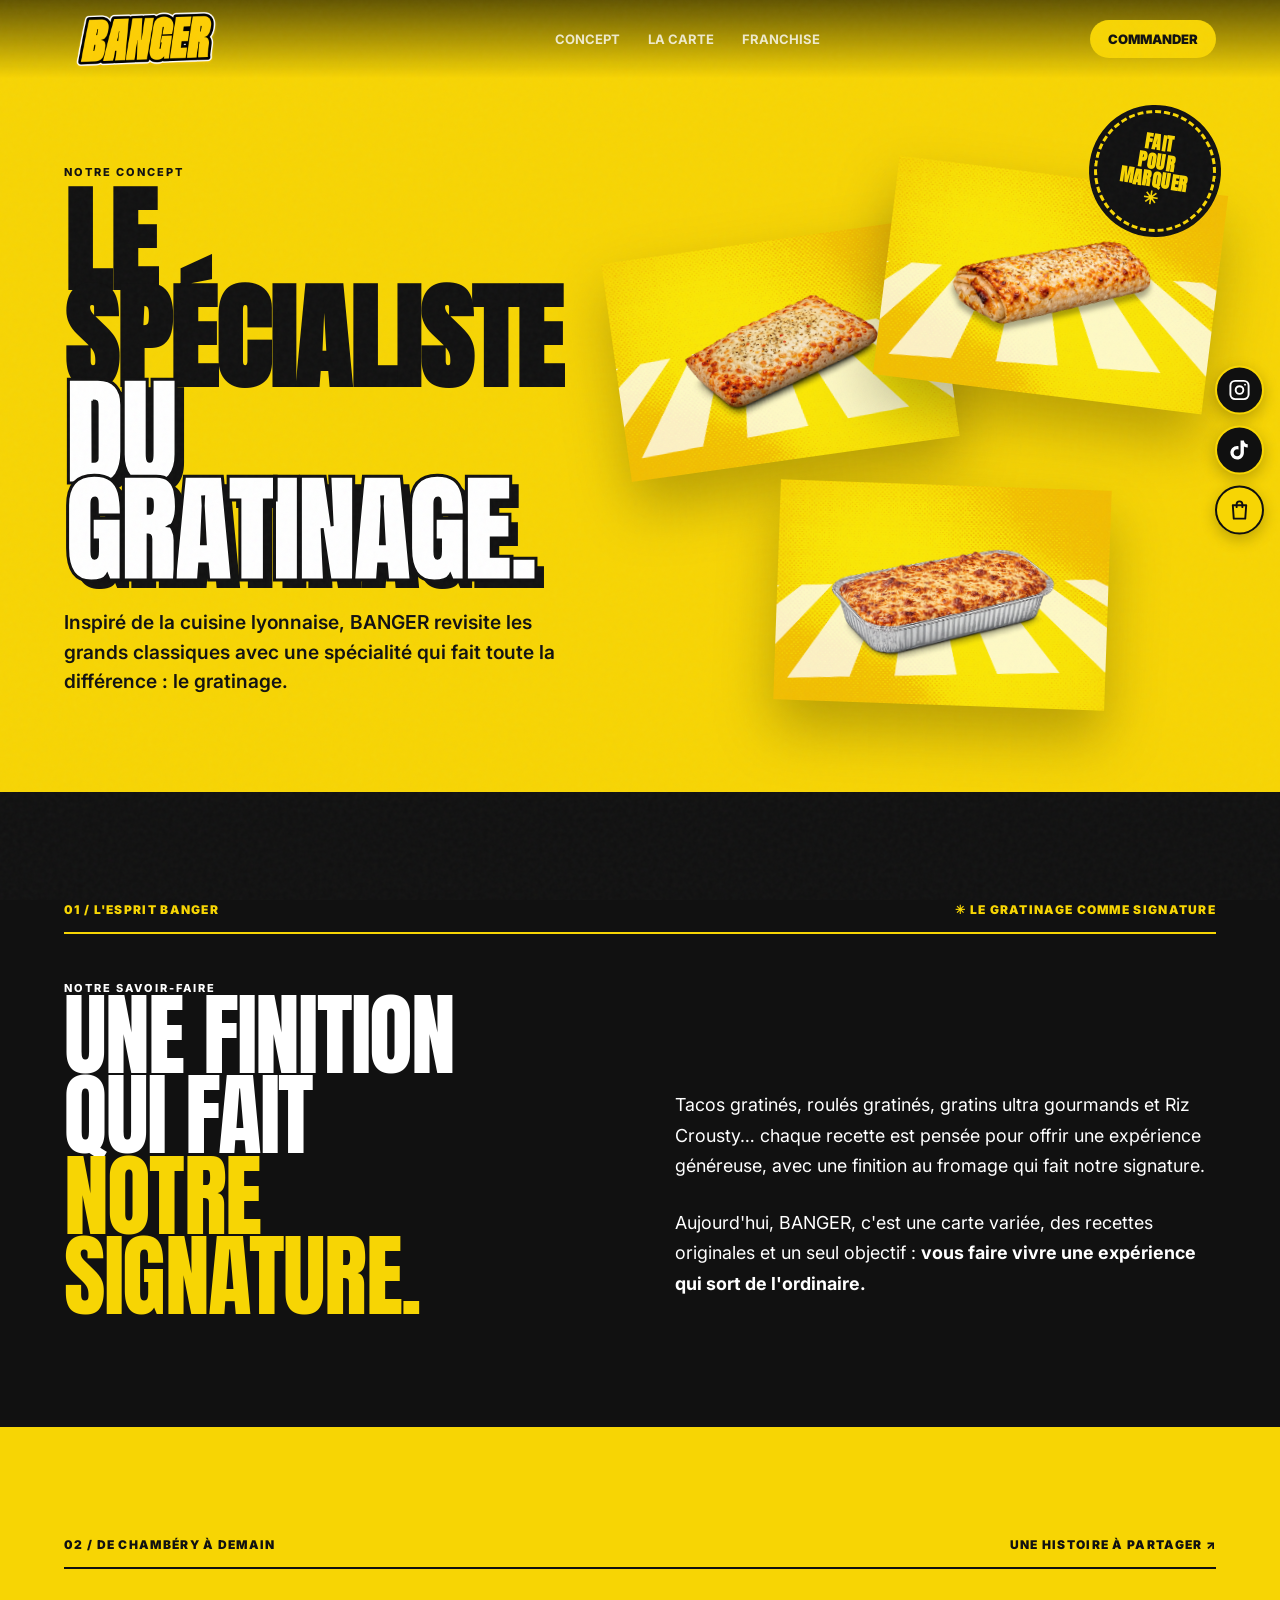
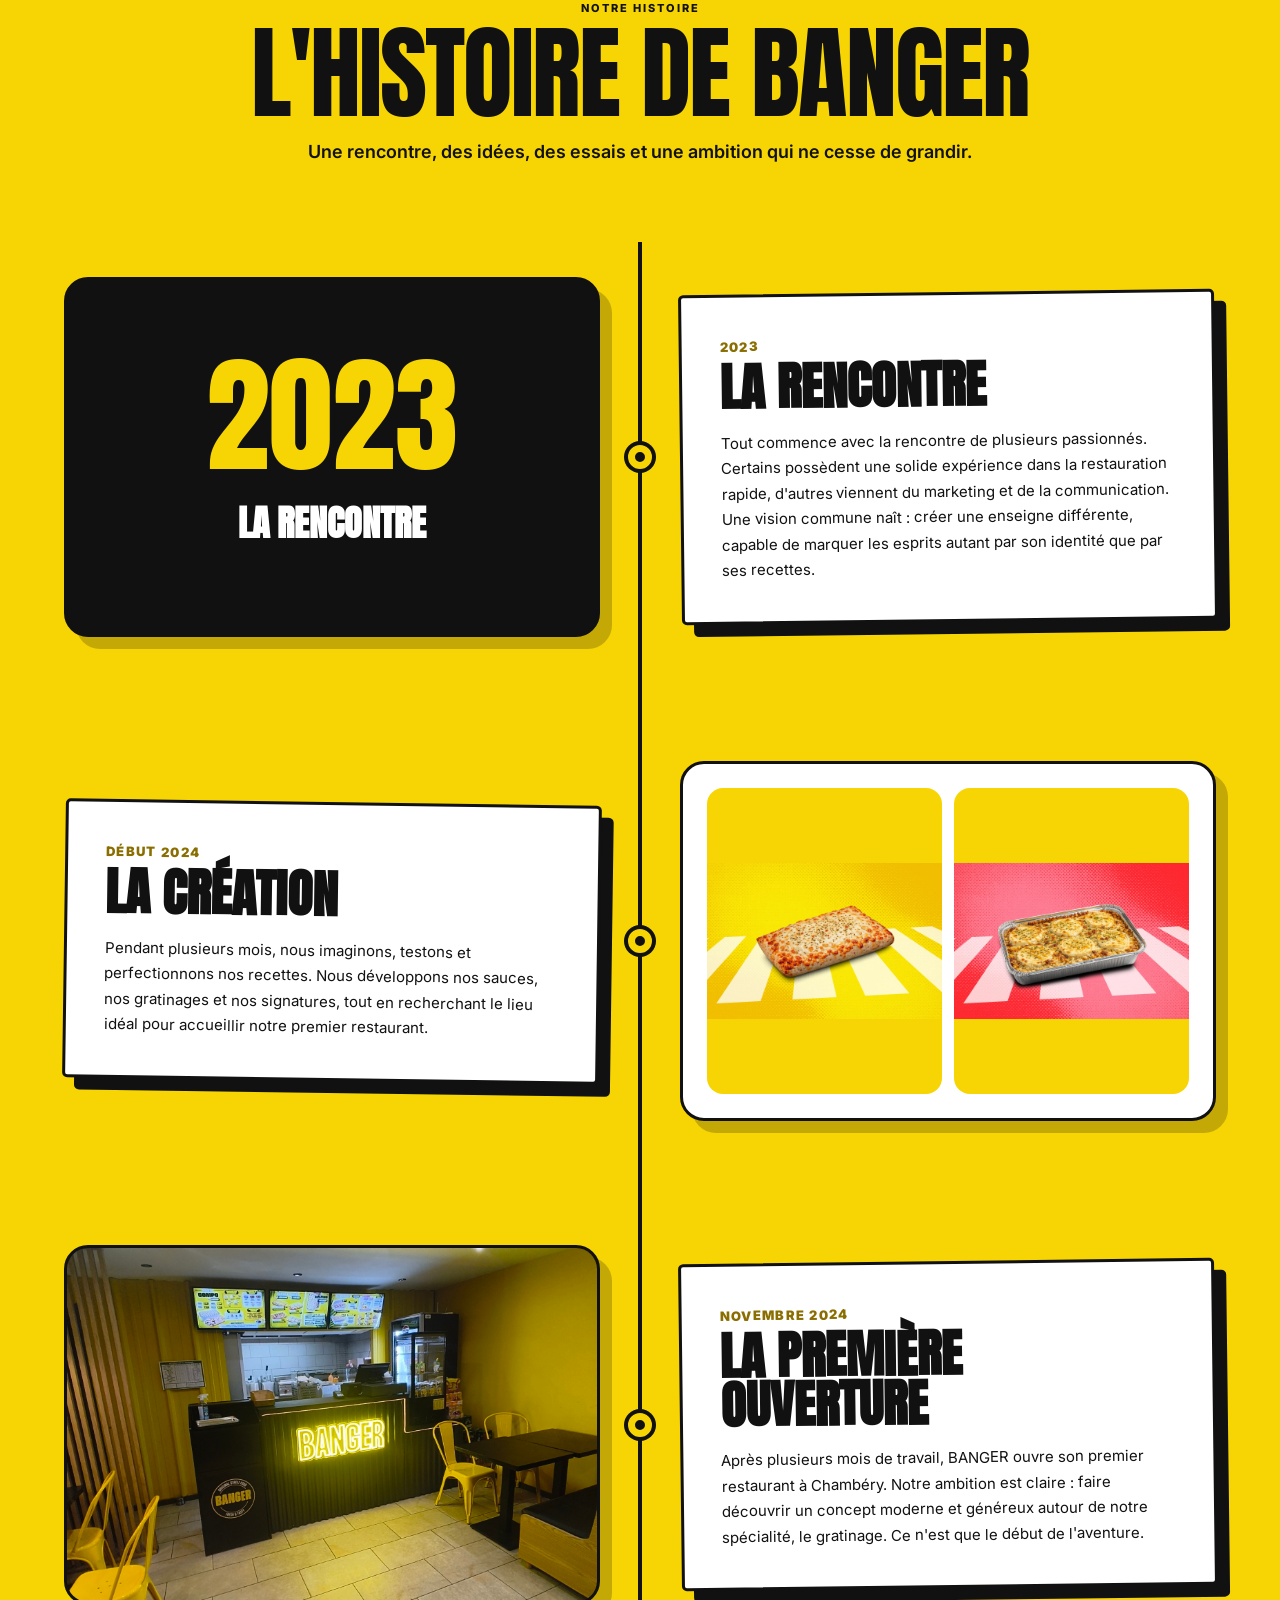
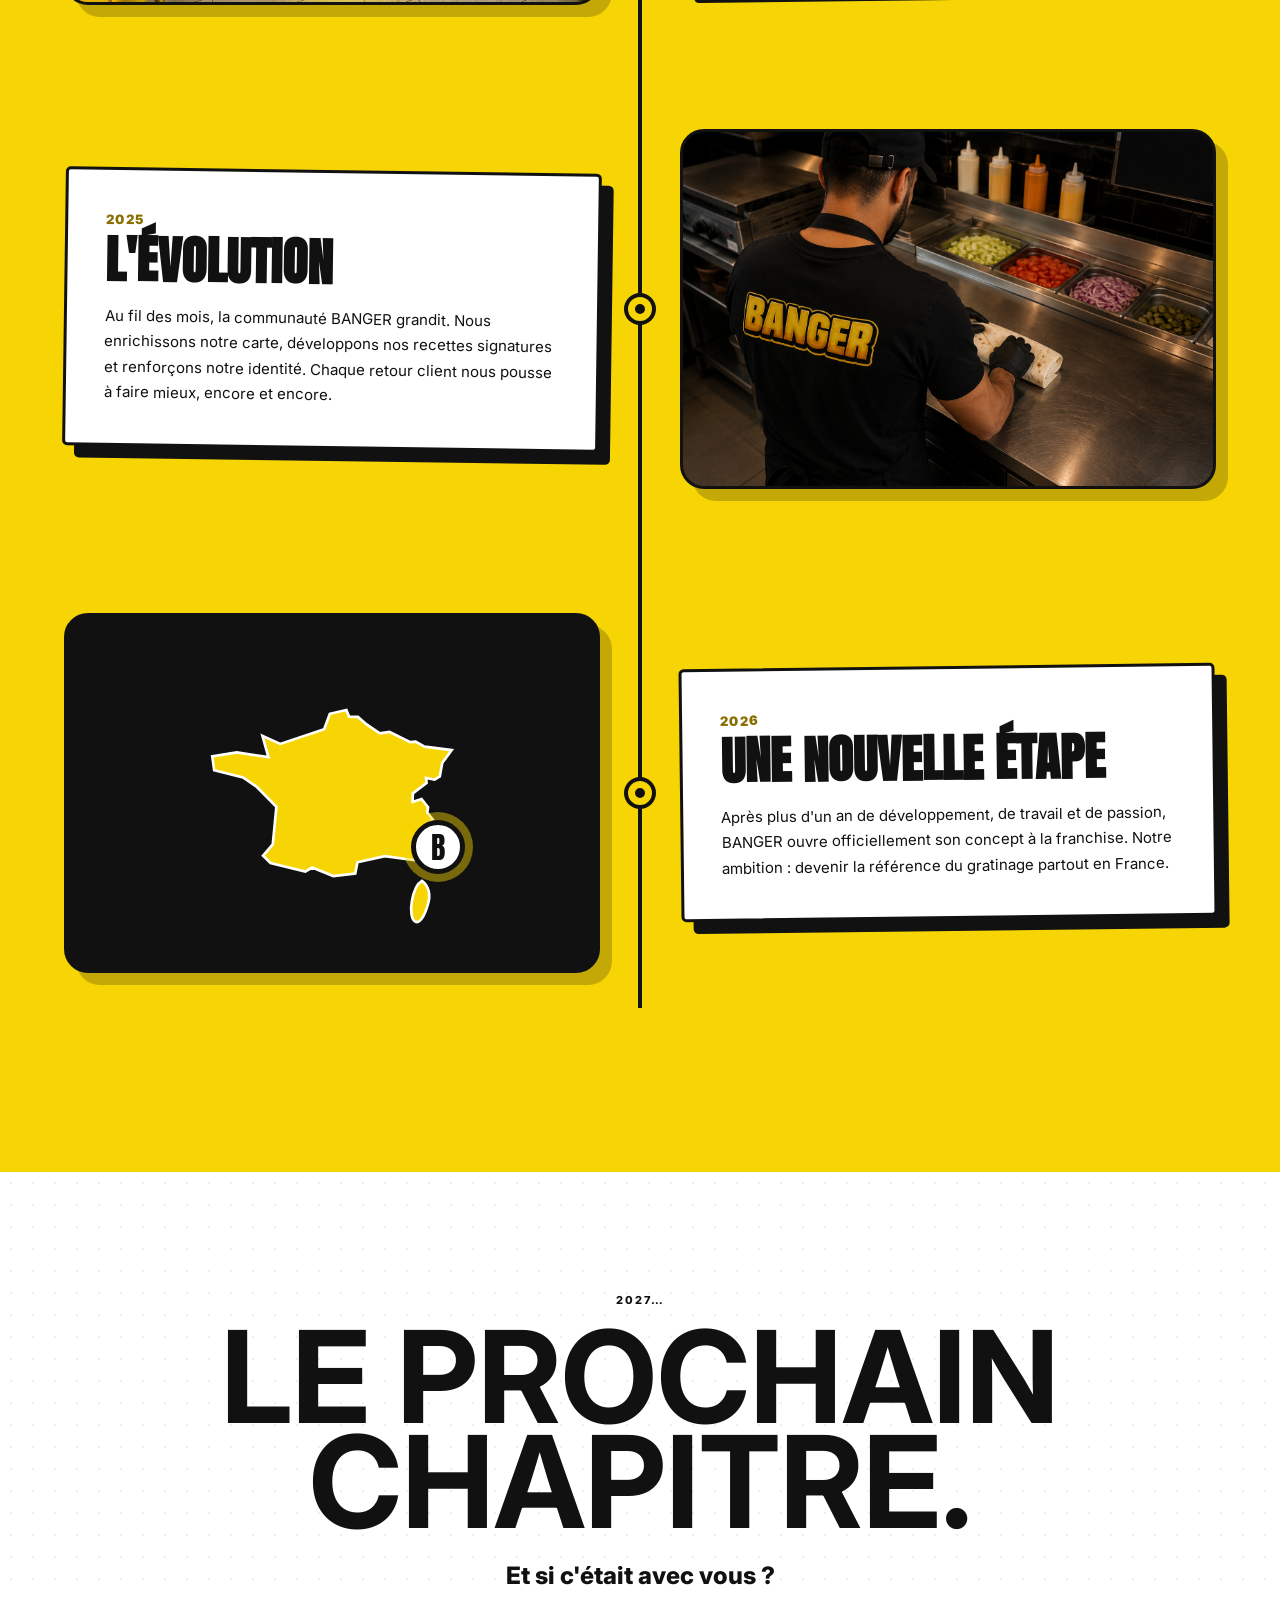
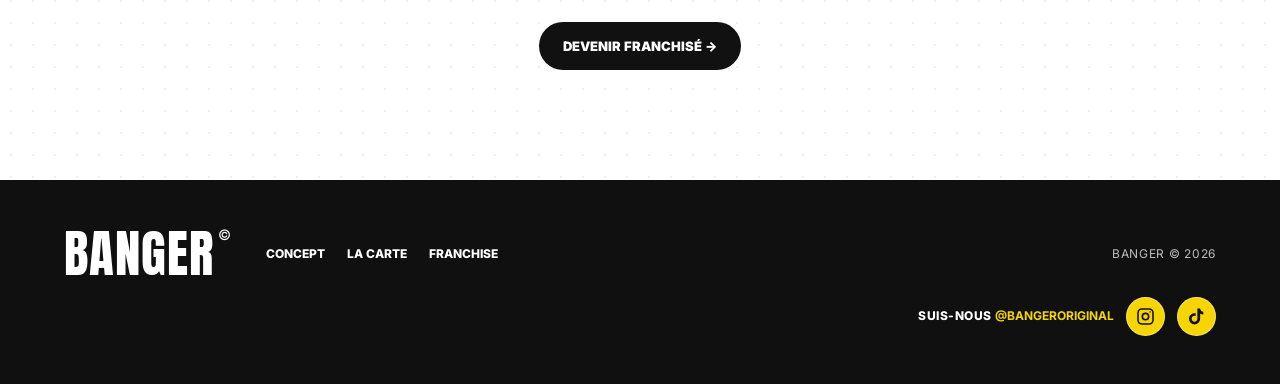
<file: concept.html>
<!doctype html>
<html lang="fr">

<!-- Mirrored from https://banger-site-v7-3.vercel.app/concept by HTTrack Website Copier/3.x [XR&CO], Sun, 22 Nov 2026 17:21:33 GMT -->
<!-- Added by HTTrack --><meta http-equiv="content-type" content="text/html;charset=utf-8" /><!-- /Added by HTTrack -->
<head>
  <meta charset="utf-8">
  <meta name="viewport" content="width=device-width,initial-scale=1">
  <link rel="preconnect" href="https://fonts.googleapis.com/">
  <link rel="preconnect" href="https://fonts.gstatic.com/" crossorigin>
  <link href="https://fonts.googleapis.com/css2?family=Anton&amp;family=Inter:wght@400;500;600;700;800&amp;display=swap" rel="stylesheet">
  <link rel="stylesheet" href="styles.css">
  <title>Le concept — BANGER</title>
</head>
<body class="banger-concept-refresh">
  <div class="noise"></div>
  <header class="site-header">
    <a class="brand brand-logo" href="index.html" aria-label="Accueil BANGER"><img src="assets/logo-banger.png" alt="BANGER"></a>
    <nav class="desktop-nav"><a href="concept.html">Concept</a><a href="carte.html">La carte</a><a href="franchise.html">Franchise</a></nav>
    <a class="pill pill-small" target="_blank" rel="noreferrer" href="https://www.ubereats.com/fr/store/banger/QmKdcxdpXiG3UM4ic0lPdQ">Commander</a>
  
  <button class="mobile-menu-toggle" type="button" aria-label="Ouvrir le menu" aria-controls="mobile-navigation" aria-expanded="false">
    <span></span><span></span><span></span>
  </button>
  <div class="mobile-menu-backdrop" aria-hidden="true"></div>
  <nav class="mobile-nav" id="mobile-navigation" aria-label="Navigation mobile" inert>
    <a href="index.html">Accueil</a>
    <a href="concept.html">Concept</a>
    <a href="carte.html">La carte</a>
    <a href="franchise.html">Franchise</a>
    <a class="mobile-order-link" href="https://www.ubereats.com/fr/store/banger/QmKdcxdpXiG3UM4ic0lPdQ" target="_blank" rel="noopener noreferrer">Commander</a>
  </nav>
</header>
  <aside class="banger-floating-social" aria-label="Suivre BANGER et commander"><a href="https://www.instagram.com/bangeroriginal/" aria-label="Instagram BANGER" title="Instagram @bangeroriginal" target="_blank" rel="noopener noreferrer"><svg viewBox="0 0 24 24" aria-hidden="true" fill="none" stroke="currentColor" stroke-width="2" stroke-linecap="round" stroke-linejoin="round"><rect x="2.5" y="2.5" width="19" height="19" rx="5"/><circle cx="12" cy="12" r="4"/><circle cx="17.8" cy="6.4" r="1" fill="currentColor" stroke="none"/></svg></a><a href="https://www.tiktok.com/@bangeroriginal" aria-label="TikTok BANGER" title="TikTok @bangeroriginal" target="_blank" rel="noopener noreferrer"><svg viewBox="0 0 24 24" aria-hidden="true" fill="currentColor"><path d="M16.6 2c.25 2.35 1.57 3.84 4 4.1v3.4a9.3 9.3 0 0 1-4-1.06v6.21c0 4.2-3.05 7.35-7.1 7.35A7.12 7.12 0 0 1 2.5 14.9c0-3.9 3.1-7.1 7.05-7.1.47 0 .94.05 1.42.16v3.53a3.5 3.5 0 0 0-1.42-.3c-2.04 0-3.65 1.63-3.65 3.7 0 2.08 1.6 3.67 3.63 3.67 2 0 3.58-1.52 3.58-3.66V2h3.5Z"/></svg></a><a class="banger-floating-order" href="https://www.ubereats.com/fr/store/banger/QmKdcxdpXiG3UM4ic0lPdQ" aria-label="Commander chez BANGER" title="Commander sur Uber Eats" target="_blank" rel="noopener noreferrer"><svg viewBox="0 0 24 24" aria-hidden="true" fill="none" stroke="currentColor" stroke-width="2" stroke-linecap="round" stroke-linejoin="round"><path d="M5 7h14l-1 14H6L5 7Z"/><path d="M9 9V6a3 3 0 0 1 6 0v3"/></svg></a></aside>

  <main class="concept-page">
<section class="concept-hero">
      <div class="banger-inner-stamp banger-concept-stamp" aria-hidden="true">FAIT<br>POUR<br>MARQUER ✳</div>
      <div class="concept-hero-copy reveal">
        <p class="eyebrow">NOTRE CONCEPT</p>
        <h1>LE SPÉCIALISTE<br><span>DU GRATINAGE.</span></h1>
        <p>Inspiré de la cuisine lyonnaise, BANGER revisite les grands classiques avec une spécialité qui fait toute la différence : le gratinage.</p>
      </div>
      <div class="concept-hero-products reveal delay-1" aria-label="Produits emblématiques BANGER">
        <img src="assets/home-tacos.png" alt="Tacos gratiné BANGER">
        <img src="assets/home-roule.png" alt="Roulé gratiné BANGER">
        <img src="assets/home-gratin.png" alt="Gratin BANGER">
      </div>
    </section>

    <section class="concept-manifesto section">
      <div class="banger-inner-kicker" aria-hidden="true">01 / L'ESPRIT BANGER <span>✳ LE GRATINAGE COMME SIGNATURE</span></div>
      <div class="section-label">Notre savoir-faire</div>
      <div class="manifesto-grid">
        <h2 class="reveal">UNE FINITION<br>QUI FAIT<br><span>NOTRE SIGNATURE.</span></h2>
        <div class="manifesto-copy reveal delay-1">
          <p>Tacos gratinés, roulés gratinés, gratins ultra gourmands et Riz Crousty… chaque recette est pensée pour offrir une expérience généreuse, avec une finition au fromage qui fait notre signature.</p>
          <p>Aujourd'hui, BANGER, c'est une carte variée, des recettes originales et un seul objectif : <strong>vous faire vivre une expérience qui sort de l'ordinaire.</strong></p>
        </div>
      </div>
    </section>

    <section class="history section">
      <div class="banger-inner-kicker" aria-hidden="true">02 / DE CHAMBÉRY À DEMAIN <span>UNE HISTOIRE À PARTAGER ↗</span></div>
      <div class="history-heading reveal">
        <p class="eyebrow">Notre histoire</p>
        <h2>L'HISTOIRE DE BANGER</h2>
        <p>Une rencontre, des idées, des essais et une ambition qui ne cesse de grandir.</p>
      </div>

      <div class="timeline">
        <article class="timeline-item timeline-left reveal">
          <div class="timeline-visual timeline-visual-graphic"><span>2023</span><strong>LA RENCONTRE</strong></div>
          <div class="timeline-dot"></div>
          <div class="timeline-copy"><span class="timeline-date">2023</span><h3>LA RENCONTRE</h3><p>Tout commence avec la rencontre de plusieurs passionnés. Certains possèdent une solide expérience dans la restauration rapide, d'autres viennent du marketing et de la communication. Une vision commune naît : créer une enseigne différente, capable de marquer les esprits autant par son identité que par ses recettes.</p></div>
        </article>

        <article class="timeline-item timeline-right reveal">
          <div class="timeline-copy"><span class="timeline-date">DÉBUT 2024</span><h3>LA CRÉATION</h3><p>Pendant plusieurs mois, nous imaginons, testons et perfectionnons nos recettes. Nous développons nos sauces, nos gratinages et nos signatures, tout en recherchant le lieu idéal pour accueillir notre premier restaurant.</p></div>
          <div class="timeline-dot"></div>
          <div class="timeline-visual timeline-products"><img src="assets/products/tacos-gratine.webp" alt="Essai de tacos gratiné"><img src="assets/products/riz-crousty-gratine.webp" alt="Essai de Riz Crousty gratiné"></div>
        </article>

        <article class="timeline-item timeline-left reveal">
          <div class="timeline-visual timeline-photo"><img src="assets/restaurant-original.jpg" alt="Premier restaurant BANGER à Chambéry"></div>
          <div class="timeline-dot"></div>
          <div class="timeline-copy"><span class="timeline-date">NOVEMBRE 2024</span><h3>LA PREMIÈRE OUVERTURE</h3><p>Après plusieurs mois de travail, BANGER ouvre son premier restaurant à Chambéry. Notre ambition est claire : faire découvrir un concept moderne et généreux autour de notre spécialité, le gratinage. Ce n'est que le début de l'aventure.</p></div>
        </article>

        <article class="timeline-item timeline-right reveal">
          <div class="timeline-copy"><span class="timeline-date">2025</span><h3>L'ÉVOLUTION</h3><p>Au fil des mois, la communauté BANGER grandit. Nous enrichissons notre carte, développons nos recettes signatures et renforçons notre identité. Chaque retour client nous pousse à faire mieux, encore et encore.</p></div>
          <div class="timeline-dot"></div>
          <div class="timeline-visual timeline-photo"><img src="assets/evolution-2025.png" alt="Équipe BANGER préparant un tacos en cuisine"></div>
        </article>

        <article class="timeline-item timeline-left reveal">
          <div class="timeline-visual timeline-france">
            <svg viewBox="0 0 520 560" role="img" aria-label="Carte de France avec Chambéry">
              <path d="M417.2 183.6L433.9 192.9L485 199.4L467.1 223.7L462.6 249L452.8 255L436.7 251.8L437.8 260.8L411.9 280.7L411.4 296.8L428.3 291.2L440.5 306.8L439 316.8L449.5 330.1L437.2 340.9L446.3 368.3L465.5 372.8L461.5 388.2L429.3 408.2L359.4 398.6L307.8 410.2L303.7 431.5L262.6 436.1L222.7 420.1L209.8 427.7L144.5 411.6L130.4 397.8L148.7 376.6L155.5 305.9L118.9 268.7L92.8 250.8L38.6 237.1L35 211.3L81 203.6L140.5 212.7L129.3 172.6L162.7 187.8L245.3 160.1L255.9 131.1L287 123.9L292.1 136.4L308.6 137L325.1 151.2L349.8 167.9L368 165.1L406.9 184.4Z"/>
              <path d="M429 445C442 454 446 472 440 490C435 508 426 526 417 522C409 518 407 501 410 484C413 466 418 451 429 445Z"/>
            </svg>
            <span class="timeline-pin">B</span>
          </div>
          <div class="timeline-dot"></div>
          <div class="timeline-copy"><span class="timeline-date">2026</span><h3>UNE NOUVELLE ÉTAPE</h3><p>Après plus d'un an de développement, de travail et de passion, BANGER ouvre officiellement son concept à la franchise. Notre ambition : devenir la référence du gratinage partout en France.</p></div>
        </article>
      </div>
    </section>

    <section class="next-chapter">
      <p class="eyebrow dark">2027…</p>
      <h2>LE PROCHAIN<br>CHAPITRE.</h2>
      <p>Et si c'était avec vous ?</p>
      <a class="pill pill-black" href="franchise.html">Devenir franchisé →</a>
    </section>
  </main>

  <footer class="site-footer"><a class="footer-wordmark" href="index.html" aria-label="Accueil BANGER">BANGER<span>©</span></a><div><a href="concept.html">Concept</a><a href="carte.html">La carte</a><a href="franchise.html">Franchise</a></div><small>BANGER © 2026</small><div class="banger-footer-social" aria-label="Réseaux sociaux BANGER"><span>SUIS-NOUS <strong>@bangeroriginal</strong></span><a href="https://www.instagram.com/bangeroriginal/" aria-label="Instagram BANGER : bangeroriginal" target="_blank" rel="noopener noreferrer"><svg viewBox="0 0 24 24" aria-hidden="true" fill="none" stroke="currentColor" stroke-width="2" stroke-linecap="round" stroke-linejoin="round"><rect x="2.5" y="2.5" width="19" height="19" rx="5"/><circle cx="12" cy="12" r="4"/><circle cx="17.8" cy="6.4" r="1" fill="currentColor" stroke="none"/></svg><span>Instagram</span></a><a href="https://www.tiktok.com/@bangeroriginal" aria-label="TikTok BANGER : bangeroriginal" target="_blank" rel="noopener noreferrer"><svg viewBox="0 0 24 24" aria-hidden="true" fill="currentColor"><path d="M16.6 2c.25 2.35 1.57 3.84 4 4.1v3.4a9.3 9.3 0 0 1-4-1.06v6.21c0 4.2-3.05 7.35-7.1 7.35A7.12 7.12 0 0 1 2.5 14.9c0-3.9 3.1-7.1 7.05-7.1.47 0 .94.05 1.42.16v3.53a3.5 3.5 0 0 0-1.42-.3c-2.04 0-3.65 1.63-3.65 3.7 0 2.08 1.6 3.67 3.63 3.67 2 0 3.58-1.52 3.58-3.66V2h3.5Z"/></svg><span>TikTok</span></a></div></footer>
  <script src="script.js"></script>
</body>

<!-- Mirrored from https://banger-site-v7-3.vercel.app/concept by HTTrack Website Copier/3.x [XR&CO], Sun, 22 Nov 2026 17:21:34 GMT -->
</html>
</file>
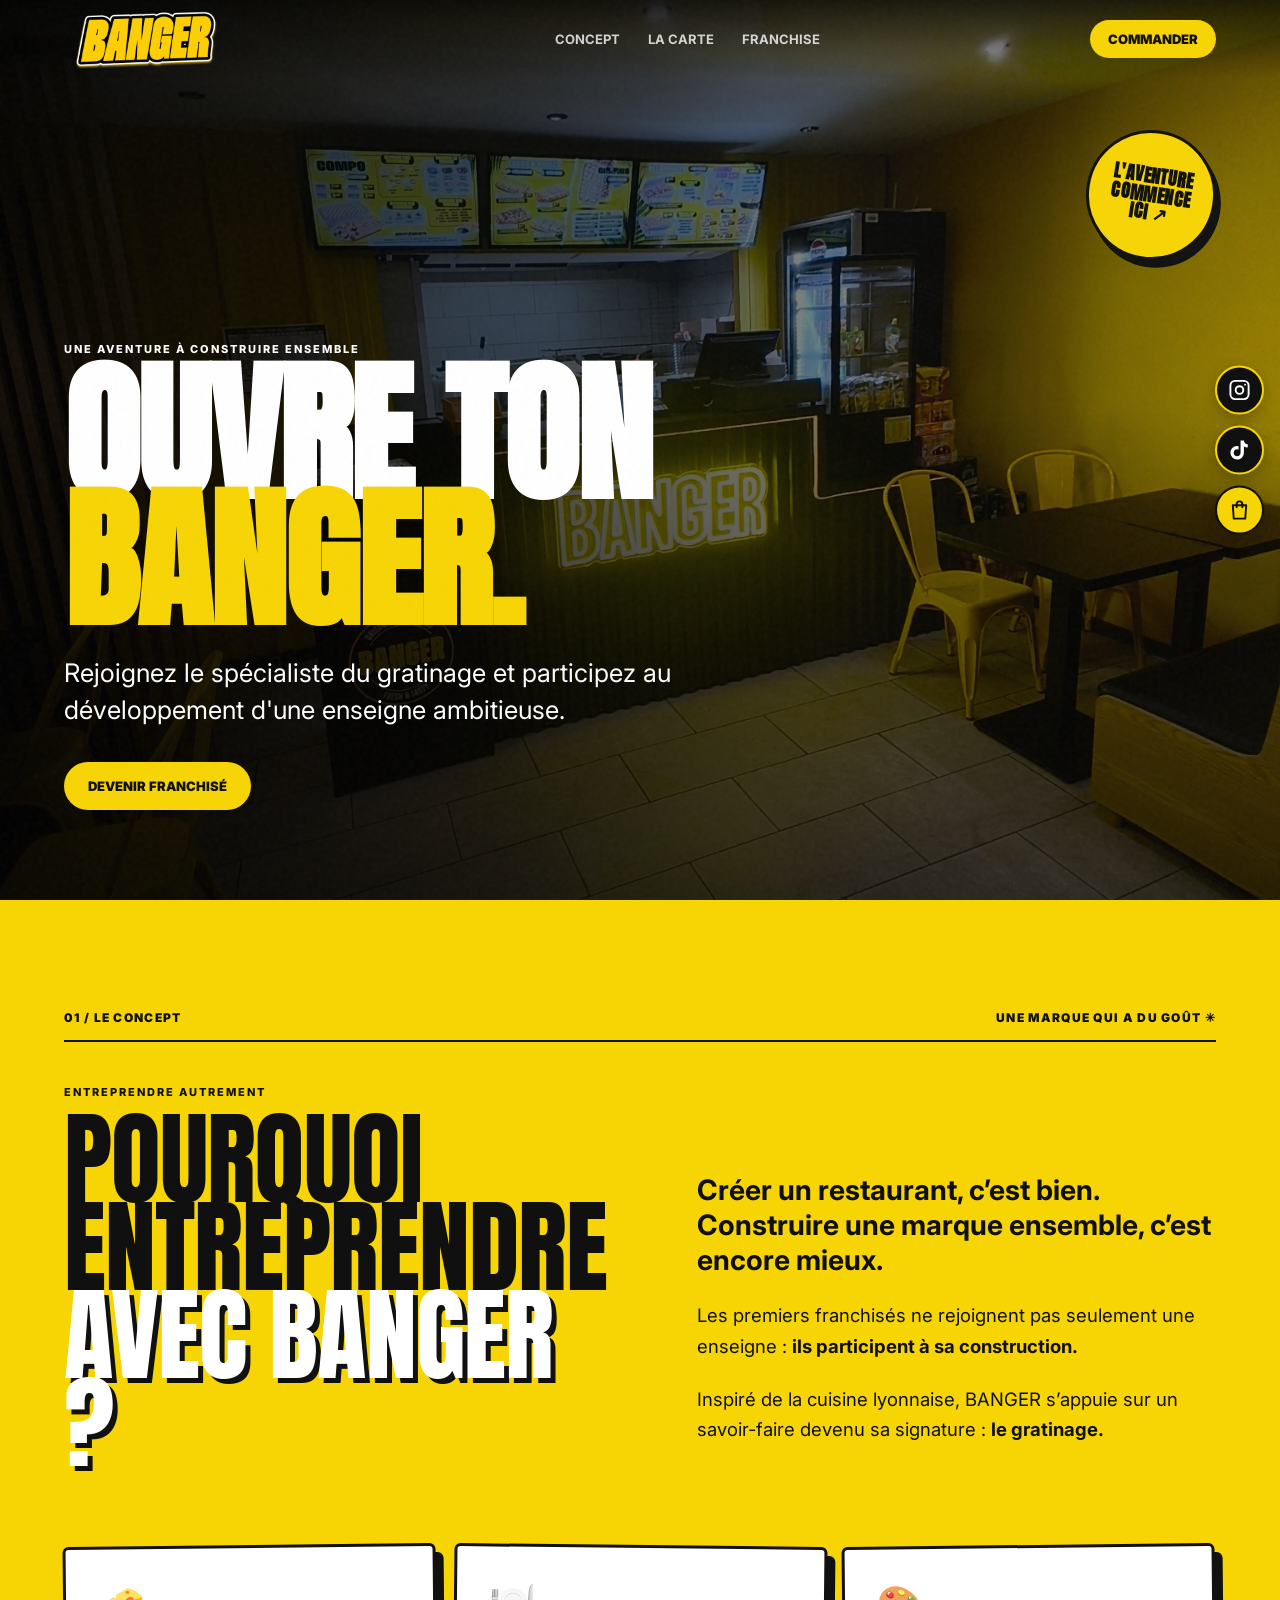
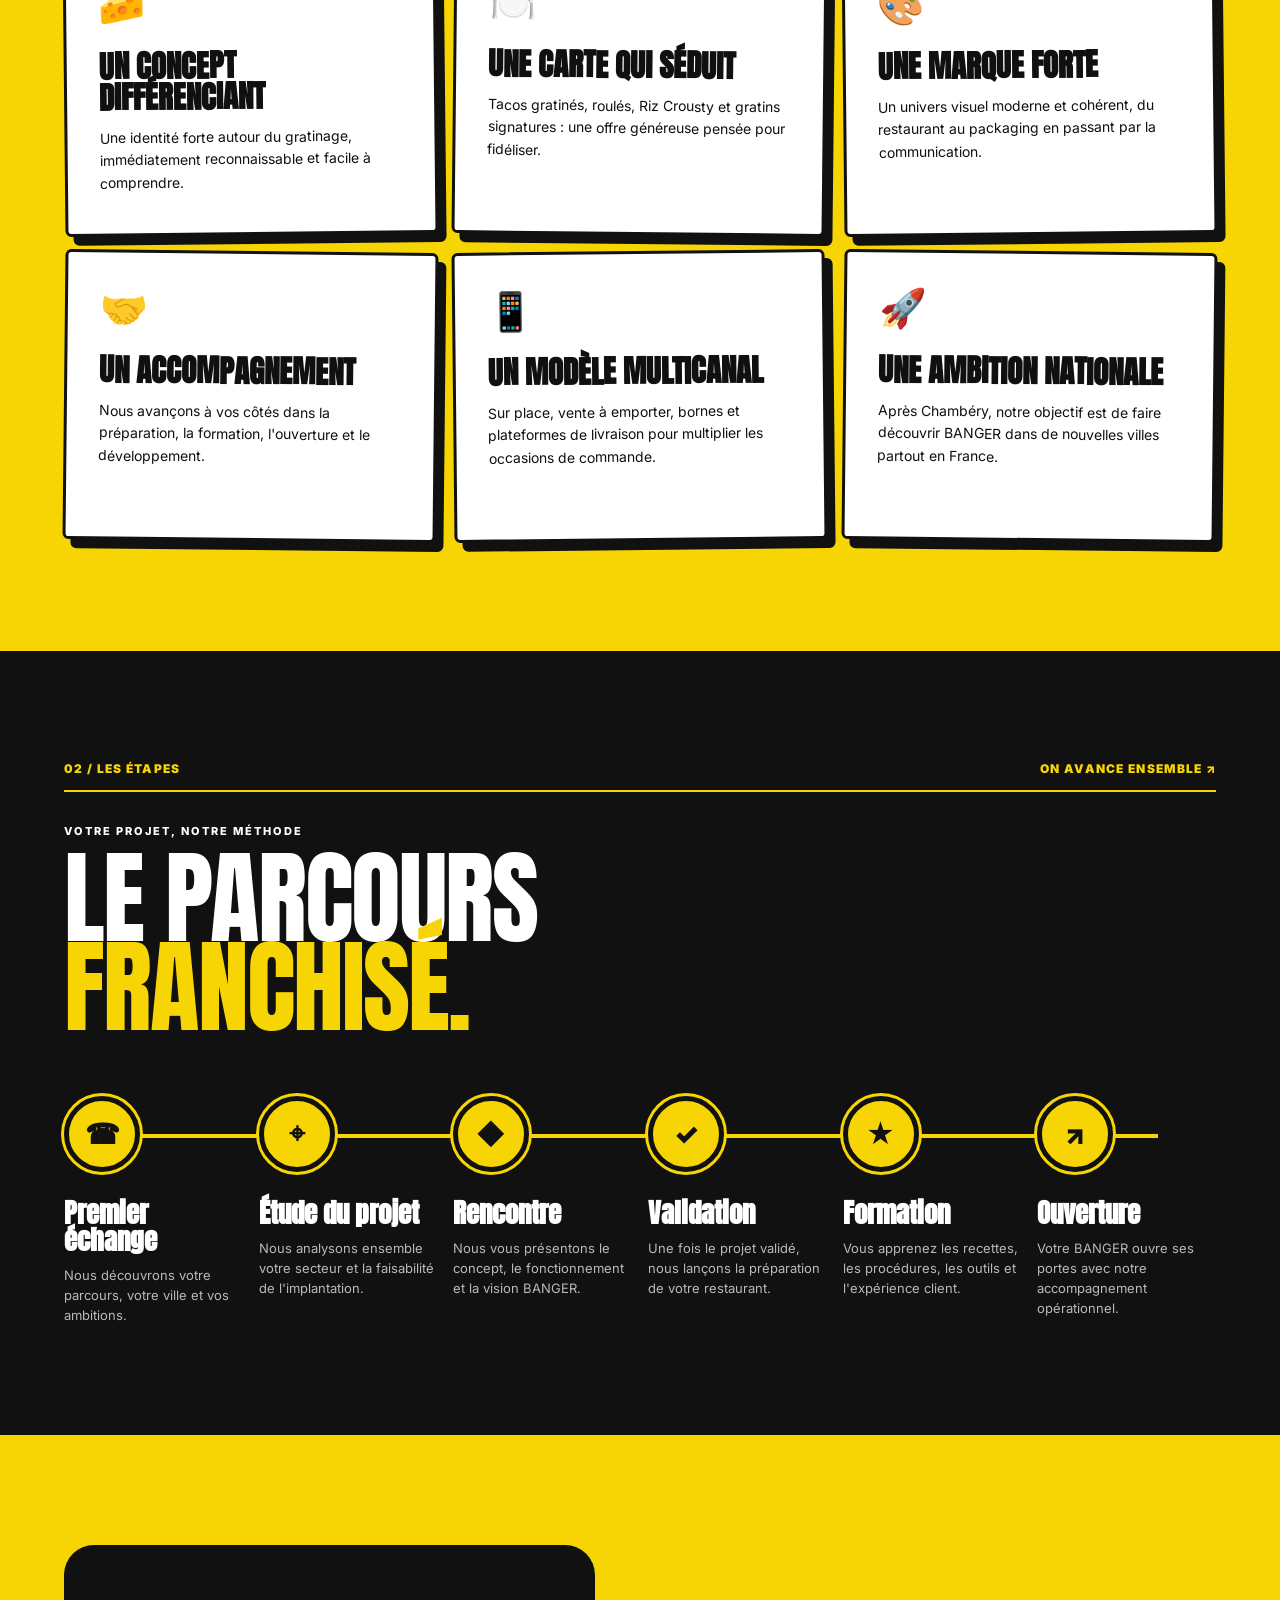
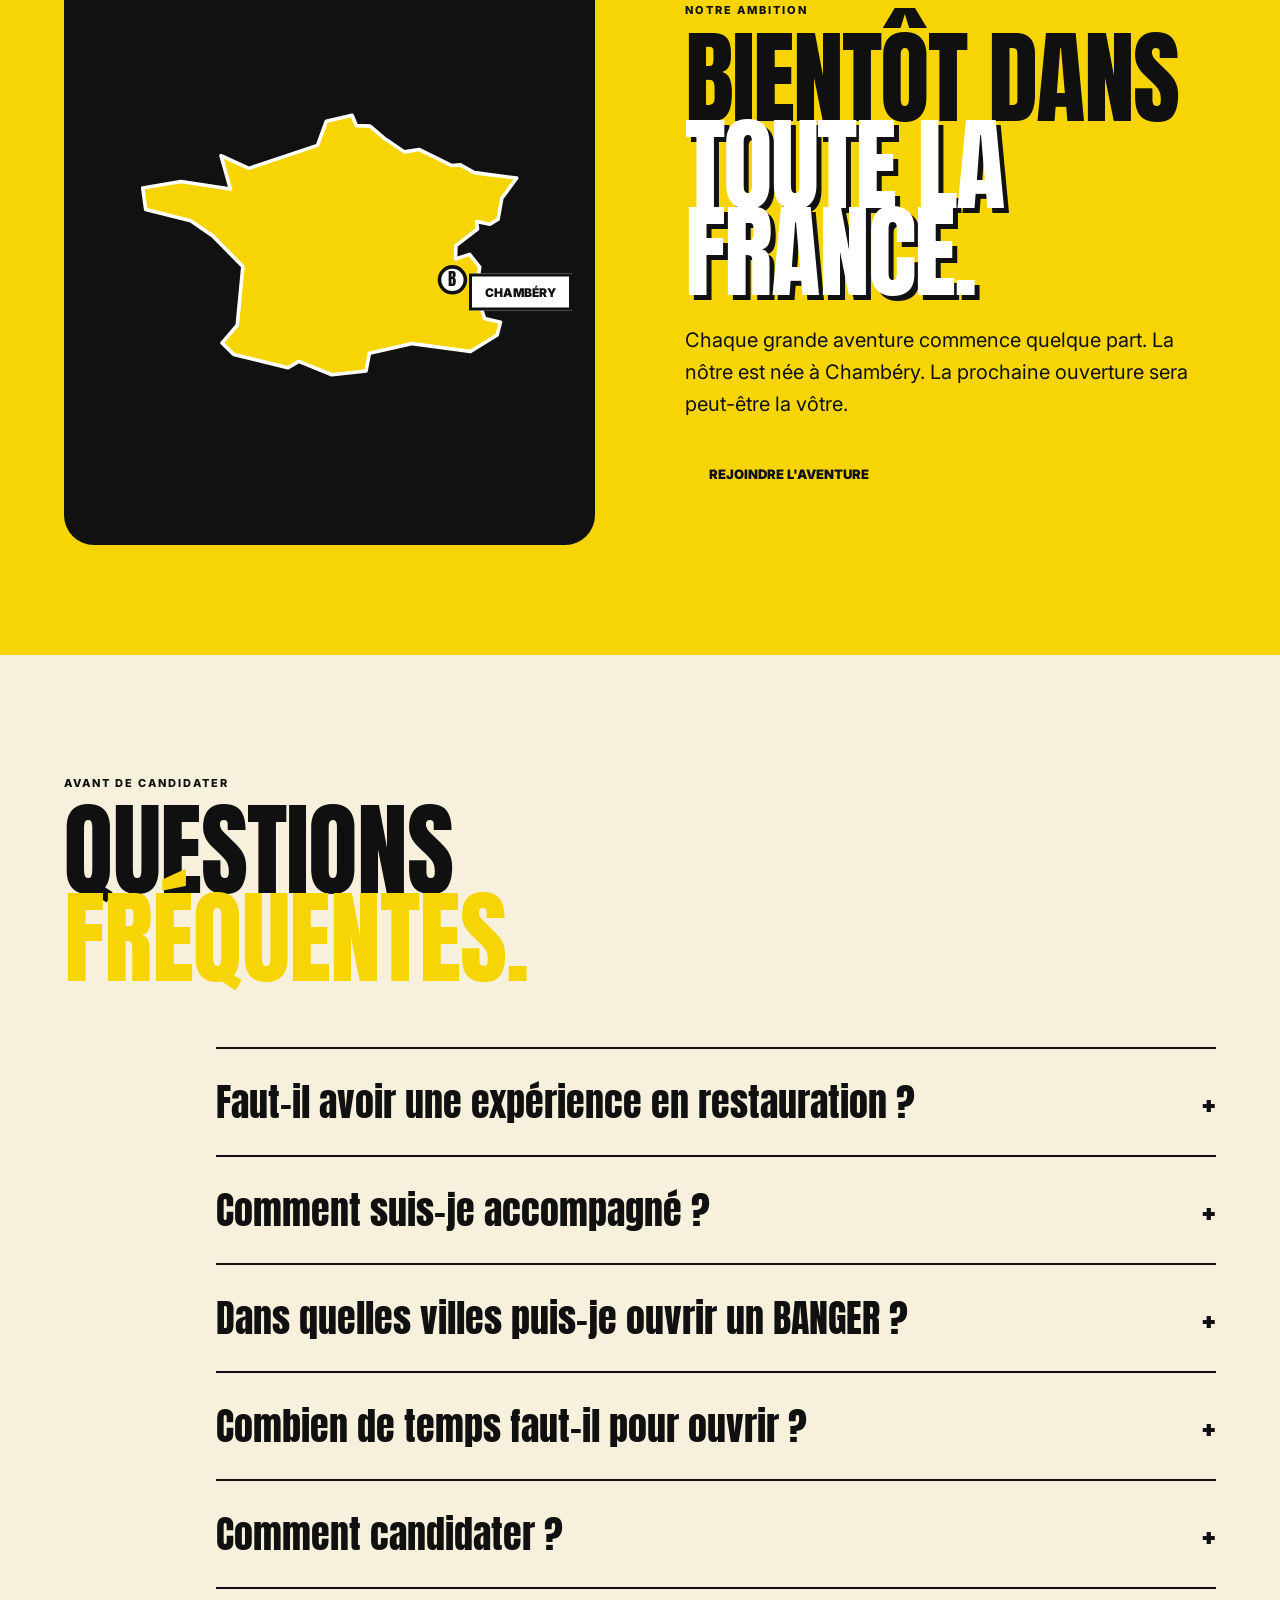
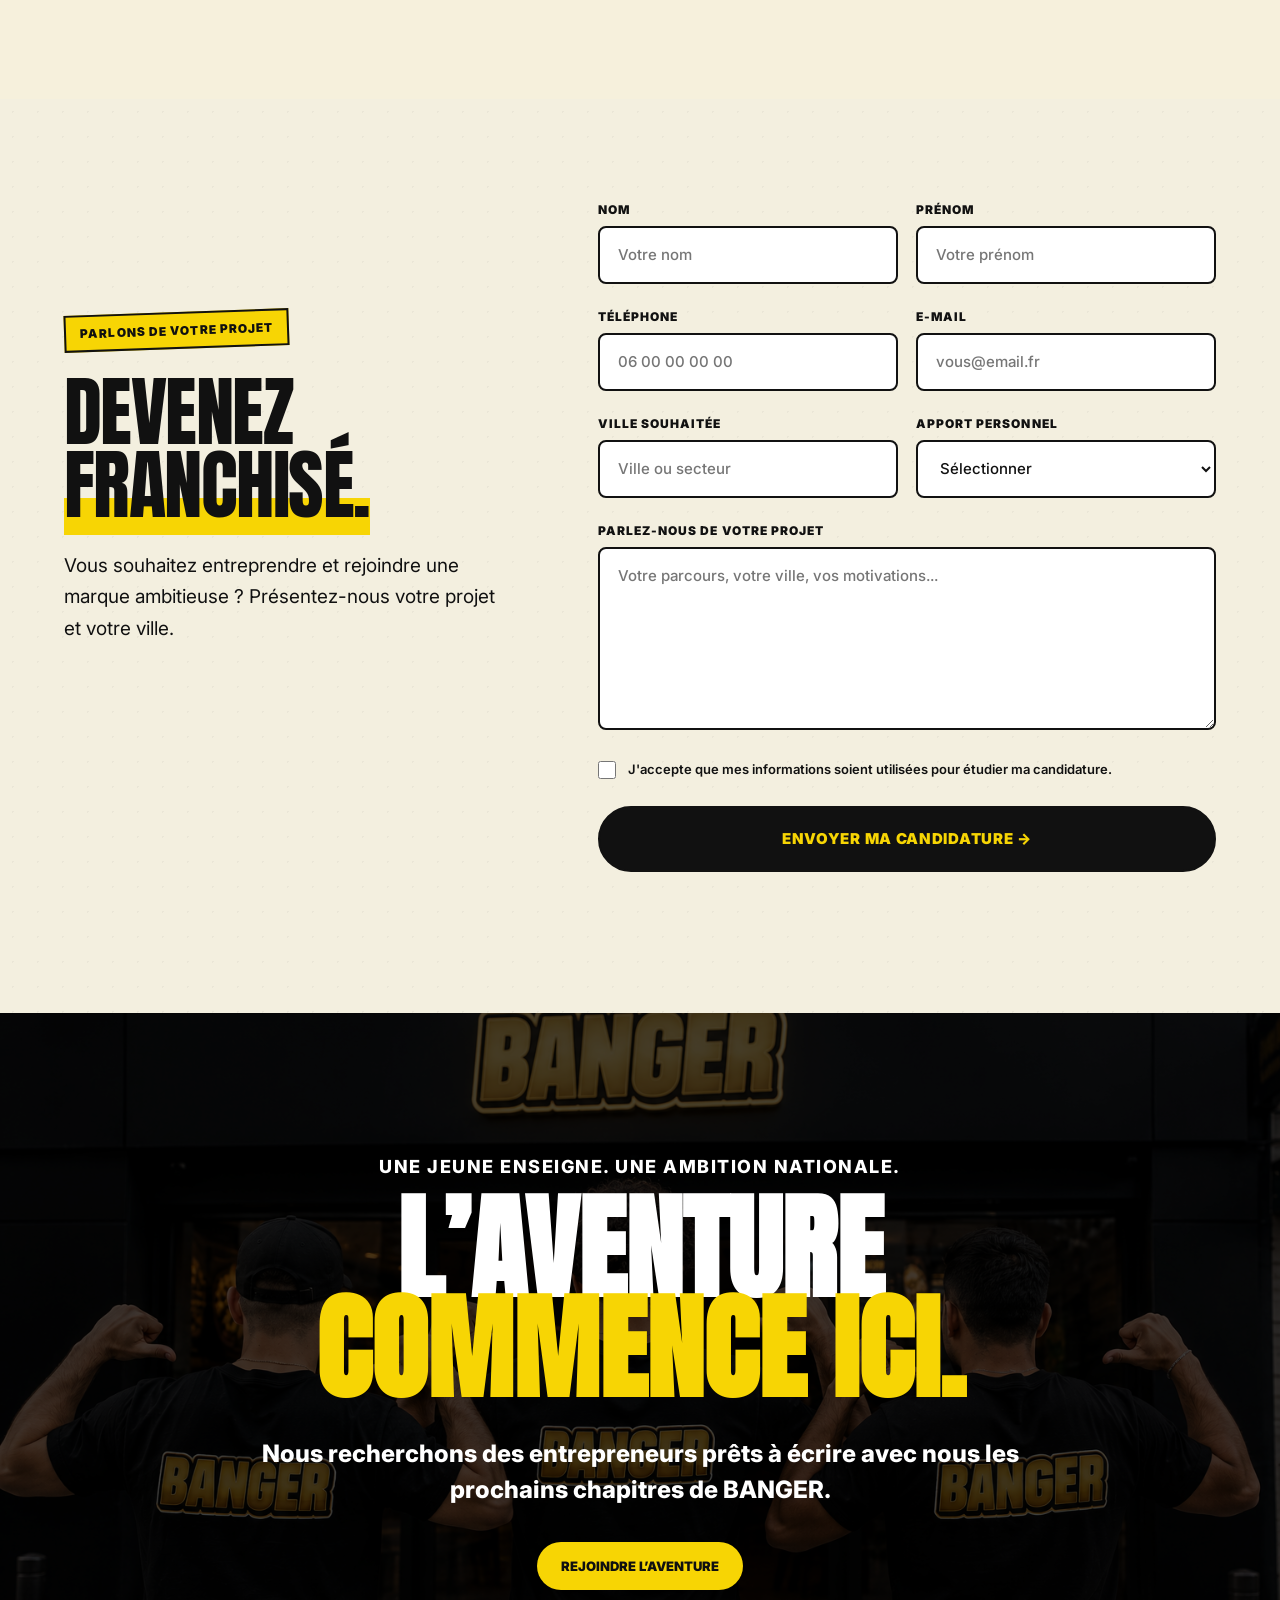
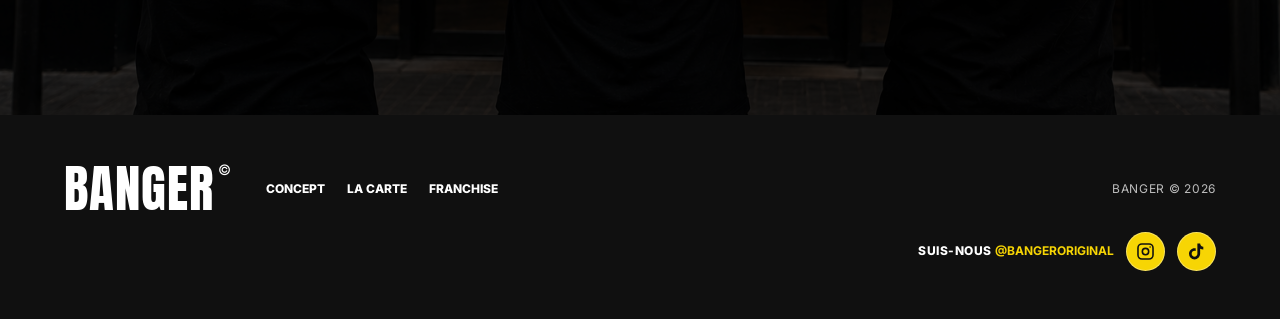
<file: franchise.html>
<!doctype html>
<html lang="fr">

<!-- Mirrored from https://banger-site-v7-3.vercel.app/franchise by HTTrack Website Copier/3.x [XR&CO], Sun, 22 Nov 2026 17:21:43 GMT -->
<!-- Added by HTTrack --><meta http-equiv="content-type" content="text/html;charset=utf-8" /><!-- /Added by HTTrack -->
<head>
  <meta charset="utf-8">
  <meta name="viewport" content="width=device-width,initial-scale=1">
  <link rel="preconnect" href="https://fonts.googleapis.com/">
  <link rel="preconnect" href="https://fonts.gstatic.com/" crossorigin>
  <link href="https://fonts.googleapis.com/css2?family=Anton&amp;family=Inter:wght@400;500;600;700;800;900&amp;display=swap" rel="stylesheet">
  <link rel="stylesheet" href="styles.css">
  <title>Ouvrir une franchise BANGER</title>
  <meta name="description" content="Rejoignez BANGER, le spécialiste du gratinage, et développez l'enseigne dans votre ville.">
</head>
<body class="franchise-page banger-franchise-refresh">
  <div class="noise"></div>
  <header class="site-header">
    <a class="brand brand-logo" href="index.html" aria-label="Accueil BANGER"><img src="assets/logo-banger.png" alt="BANGER"></a>
    <nav class="desktop-nav"><a href="concept.html">Concept</a><a href="carte.html">La carte</a><a href="franchise.html">Franchise</a></nav>
    <a class="pill pill-small" target="_blank" rel="noreferrer" href="https://www.ubereats.com/fr/store/banger/QmKdcxdpXiG3UM4ic0lPdQ">Commander</a>
  
  <button class="mobile-menu-toggle" type="button" aria-label="Ouvrir le menu" aria-controls="mobile-navigation" aria-expanded="false">
    <span></span><span></span><span></span>
  </button>
  <div class="mobile-menu-backdrop" aria-hidden="true"></div>
  <nav class="mobile-nav" id="mobile-navigation" aria-label="Navigation mobile" inert>
    <a href="index.html">Accueil</a>
    <a href="concept.html">Concept</a>
    <a href="carte.html">La carte</a>
    <a href="franchise.html">Franchise</a>
    <a class="mobile-order-link" href="https://www.ubereats.com/fr/store/banger/QmKdcxdpXiG3UM4ic0lPdQ" target="_blank" rel="noopener noreferrer">Commander</a>
  </nav>
</header>
  <aside class="banger-floating-social" aria-label="Suivre BANGER et commander"><a href="https://www.instagram.com/bangeroriginal/" aria-label="Instagram BANGER" title="Instagram @bangeroriginal" target="_blank" rel="noopener noreferrer"><svg viewBox="0 0 24 24" aria-hidden="true" fill="none" stroke="currentColor" stroke-width="2" stroke-linecap="round" stroke-linejoin="round"><rect x="2.5" y="2.5" width="19" height="19" rx="5"/><circle cx="12" cy="12" r="4"/><circle cx="17.8" cy="6.4" r="1" fill="currentColor" stroke="none"/></svg></a><a href="https://www.tiktok.com/@bangeroriginal" aria-label="TikTok BANGER" title="TikTok @bangeroriginal" target="_blank" rel="noopener noreferrer"><svg viewBox="0 0 24 24" aria-hidden="true" fill="currentColor"><path d="M16.6 2c.25 2.35 1.57 3.84 4 4.1v3.4a9.3 9.3 0 0 1-4-1.06v6.21c0 4.2-3.05 7.35-7.1 7.35A7.12 7.12 0 0 1 2.5 14.9c0-3.9 3.1-7.1 7.05-7.1.47 0 .94.05 1.42.16v3.53a3.5 3.5 0 0 0-1.42-.3c-2.04 0-3.65 1.63-3.65 3.7 0 2.08 1.6 3.67 3.63 3.67 2 0 3.58-1.52 3.58-3.66V2h3.5Z"/></svg></a><a class="banger-floating-order" href="https://www.ubereats.com/fr/store/banger/QmKdcxdpXiG3UM4ic0lPdQ" aria-label="Commander chez BANGER" title="Commander sur Uber Eats" target="_blank" rel="noopener noreferrer"><svg viewBox="0 0 24 24" aria-hidden="true" fill="none" stroke="currentColor" stroke-width="2" stroke-linecap="round" stroke-linejoin="round"><path d="M5 7h14l-1 14H6L5 7Z"/><path d="M9 9V6a3 3 0 0 1 6 0v3"/></svg></a></aside>

  <main>
<section class="franchise-hero">
      <div class="banger-inner-stamp banger-franchise-stamp" aria-hidden="true">L'AVENTURE<br>COMMENCE<br>ICI ↗</div>
      <img class="franchise-hero-photo" src="assets/restaurant-original.jpg" alt="Équipe BANGER devant le restaurant">
      <div class="franchise-hero-overlay"></div>
      <div class="franchise-hero-content reveal">
        <p class="eyebrow">Une aventure à construire ensemble</p>
        <h1>OUVRE TON<br><span>BANGER.</span></h1>
        <p>Rejoignez le spécialiste du gratinage et participez au développement d'une enseigne ambitieuse.</p>
        <a class="pill" href="#candidature">Devenir franchisé</a>
      </div>
    </section>

    <section class="franchise-story section">
      <div class="banger-inner-kicker" aria-hidden="true">01 / LE CONCEPT <span>UNE MARQUE QUI A DU GOÛT ✳</span></div>
      <div class="franchise-story-grid reveal">
        <div>
          <p class="eyebrow dark">Entreprendre autrement</p>
          <h2>POURQUOI ENTREPRENDRE<br><span>AVEC BANGER ?</span></h2>
        </div>
        <div class="franchise-story-copy">
          <p class="franchise-lead"><strong>Créer un restaurant, c’est bien. Construire une marque ensemble, c’est encore mieux.</strong></p>
          <p>Les premiers franchisés ne rejoignent pas seulement une enseigne : <strong>ils participent à sa construction.</strong></p>
          <p>Inspiré de la cuisine lyonnaise, BANGER s’appuie sur un savoir-faire devenu sa signature : <strong>le gratinage.</strong></p>
        </div>
      </div>

      <div class="franchise-advantages reveal">
        <article><span>🧀</span><h3>UN CONCEPT DIFFÉRENCIANT</h3><p>Une identité forte autour du gratinage, immédiatement reconnaissable et facile à comprendre.</p></article>
        <article><span>🍽️</span><h3>UNE CARTE QUI SÉDUIT</h3><p>Tacos gratinés, roulés, Riz Crousty et gratins signatures : une offre généreuse pensée pour fidéliser.</p></article>
        <article><span>🎨</span><h3>UNE MARQUE FORTE</h3><p>Un univers visuel moderne et cohérent, du restaurant au packaging en passant par la communication.</p></article>
        <article><span>🤝</span><h3>UN ACCOMPAGNEMENT</h3><p>Nous avançons à vos côtés dans la préparation, la formation, l'ouverture et le développement.</p></article>
        <article><span>📱</span><h3>UN MODÈLE MULTICANAL</h3><p>Sur place, vente à emporter, bornes et plateformes de livraison pour multiplier les occasions de commande.</p></article>
        <article><span>🚀</span><h3>UNE AMBITION NATIONALE</h3><p>Après Chambéry, notre objectif est de faire découvrir BANGER dans de nouvelles villes partout en France.</p></article>
      </div>
    </section>

    <section class="franchise-journey section">
      <div class="banger-inner-kicker" aria-hidden="true">02 / LES ÉTAPES <span>ON AVANCE ENSEMBLE ↗</span></div>
      <div class="franchise-section-heading reveal">
        <p class="eyebrow">Votre projet, notre méthode</p>
        <h2>LE PARCOURS<br><span>FRANCHISÉ.</span></h2>
      </div>
      <div class="journey-line reveal">
        <article><i>☎</i><h3>Premier échange</h3><p>Nous découvrons votre parcours, votre ville et vos ambitions.</p></article>
        <article><i>⌖</i><h3>Étude du projet</h3><p>Nous analysons ensemble votre secteur et la faisabilité de l'implantation.</p></article>
        <article><i>◆</i><h3>Rencontre</h3><p>Nous vous présentons le concept, le fonctionnement et la vision BANGER.</p></article>
        <article><i>✓</i><h3>Validation</h3><p>Une fois le projet validé, nous lançons la préparation de votre restaurant.</p></article>
        <article><i>★</i><h3>Formation</h3><p>Vous apprenez les recettes, les procédures, les outils et l'expérience client.</p></article>
        <article><i>↗</i><h3>Ouverture</h3><p>Votre BANGER ouvre ses portes avec notre accompagnement opérationnel.</p></article>
      </div>
    </section>

    <section class="franchise-france section">
      <div class="franchise-france-map reveal">
        <svg viewBox="0 0 650 620" role="img" aria-label="Silhouette de la France métropolitaine avec Chambéry">
          <path d="M 506.6 198.6 L 526.0 209.4 L 585.0 216.9 L 564.3 245.0 L 559.1 274.2 L 547.8 281.2 L 529.2 277.4 L 530.5 287.8 L 500.5 310.8 L 499.9 329.4 L 519.5 323.0 L 533.6 340.9 L 531.9 352.5 L 543.9 367.9 L 529.7 380.4 L 540.3 412.1 L 562.5 417.3 L 557.8 435.1 L 520.7 458.2 L 439.9 447.1 L 380.2 460.4 L 375.5 485.1 L 328.0 490.4 L 281.9 471.8 L 267.0 480.7 L 191.6 462.1 L 175.3 446.2 L 196.4 421.6 L 204.2 340.0 L 162.0 297.0 L 131.7 276.2 L 69.1 260.5 L 65.0 230.6 L 118.1 221.7 L 186.9 232.2 L 173.9 185.8 L 212.6 203.4 L 308.0 171.5 L 320.3 137.9 L 356.1 129.6 L 362.1 144.0 L 381.1 144.7 L 400.2 161.1 L 428.8 180.5 L 449.8 177.3 L 494.8 199.5 L 506.6 198.6 Z"/>
          <g class="france-map-marker" transform="translate(495.6 358.4)">
            <circle class="france-marker-halo" r="25"/>
            <circle class="france-marker-dot" r="18"/>
            <text x="0" y="8" text-anchor="middle">B</text>
          </g>
        </svg>
        <span class="france-city" style="left:76.2%;top:57.8%">Chambéry</span>
      </div>
      <div class="franchise-france-copy reveal">
        <p class="eyebrow">Notre ambition</p>
        <h2>BIENTÔT DANS<br><span>TOUTE LA FRANCE.</span></h2>
        <p>Chaque grande aventure commence quelque part. La nôtre est née à Chambéry. La prochaine ouverture sera peut-être la vôtre.</p>
        <a class="pill" href="#candidature">Rejoindre l'aventure</a>
      </div>
    </section>

    <section class="franchise-faq section">
      <div class="franchise-section-heading reveal">
        <p class="eyebrow dark">Avant de candidater</p>
        <h2>QUESTIONS<br><span>FRÉQUENTES.</span></h2>
      </div>
      <div class="faq-list reveal">
        <details><summary>Faut-il avoir une expérience en restauration ?</summary><p>Une expérience est un plus, mais la motivation, le sens du commerce et l'implication dans le projet sont tout aussi importants. Notre accompagnement est conçu pour transmettre le concept et ses méthodes.</p></details>
        <details><summary>Comment suis-je accompagné ?</summary><p>Nous vous accompagnons dans l'étude du projet, l'implantation, la préparation de l'ouverture, la formation et le lancement de votre restaurant.</p></details>
        <details><summary>Dans quelles villes puis-je ouvrir un BANGER ?</summary><p>Chaque candidature est étudiée individuellement afin de garantir un développement cohérent du réseau et un potentiel local suffisant.</p></details>
        <details><summary>Combien de temps faut-il pour ouvrir ?</summary><p>Le calendrier dépend notamment de la recherche du local, des travaux et des démarches administratives. Un planning précis est établi après validation du projet.</p></details>
        <details><summary>Comment candidater ?</summary><p>Complétez le formulaire ci-dessous. Nous reviendrons vers vous pour organiser un premier échange et mieux comprendre votre projet.</p></details>
      </div>
    </section>

    <section class="franchise-application section" id="candidature">
      <form class="franchise-form franchise-form-v2 reveal" id="franchise-form">
        <div class="form-heading-full">
          <p class="eyebrow dark">Parlons de votre projet</p>
          <h2>DEVENEZ <span>FRANCHISÉ.</span></h2>
          <p>Vous souhaitez entreprendre et rejoindre une marque ambitieuse ? Présentez-nous votre projet et votre ville.</p>
        </div>
        <div class="form-fields">
          <label>Nom<input required name="last_name" type="text" placeholder="Votre nom"></label>
          <label>Prénom<input required name="first_name" type="text" placeholder="Votre prénom"></label>
          <label>Téléphone<input required name="phone" type="tel" placeholder="06 00 00 00 00"></label>
          <label>E-mail<input required name="email" type="email" placeholder="vous@email.fr"></label>
          <label>Ville souhaitée<input required name="city" type="text" placeholder="Ville ou secteur"></label>
          <label>Apport personnel<select required name="budget"><option value="">Sélectionner</option><option>Moins de 30 000 €</option><option>30 000 à 50 000 €</option><option>50 000 à 80 000 €</option><option>Plus de 80 000 €</option></select></label>
          <label class="full">Parlez-nous de votre projet<textarea required name="message" rows="7" placeholder="Votre parcours, votre ville, vos motivations..."></textarea></label>
          <label class="consent full"><input required type="checkbox"> J'accepte que mes informations soient utilisées pour étudier ma candidature.</label>
          <button class="pill pill-black full" type="submit">Envoyer ma candidature →</button>
          <p class="form-status full" id="form-status" aria-live="polite"></p>
        </div>
      </form>
    </section>

    <section class="franchise-closing">
      <img src="assets/equipe-banger-franchise.png" alt="Équipe BANGER devant le restaurant">
      <div class="franchise-closing-overlay"></div>
      <div class="franchise-closing-copy reveal">
        <p>Une jeune enseigne. Une ambition nationale.</p>
        <h2>L’AVENTURE<br><span>COMMENCE ICI.</span></h2>
        <p class="closing-subtitle">Nous recherchons des entrepreneurs prêts à écrire avec nous les prochains chapitres de BANGER.</p>
        <a class="pill" href="#candidature">Rejoindre l’aventure</a>
      </div>
    </section>
  </main>

  <footer class="site-footer"><a class="footer-wordmark" href="index.html" aria-label="Accueil BANGER">BANGER<span>©</span></a><div><a href="concept.html">Concept</a><a href="carte.html">La carte</a><a href="franchise.html">Franchise</a></div><small>BANGER © 2026</small><div class="banger-footer-social" aria-label="Réseaux sociaux BANGER"><span>SUIS-NOUS <strong>@bangeroriginal</strong></span><a href="https://www.instagram.com/bangeroriginal/" aria-label="Instagram BANGER : bangeroriginal" target="_blank" rel="noopener noreferrer"><svg viewBox="0 0 24 24" aria-hidden="true" fill="none" stroke="currentColor" stroke-width="2" stroke-linecap="round" stroke-linejoin="round"><rect x="2.5" y="2.5" width="19" height="19" rx="5"/><circle cx="12" cy="12" r="4"/><circle cx="17.8" cy="6.4" r="1" fill="currentColor" stroke="none"/></svg><span>Instagram</span></a><a href="https://www.tiktok.com/@bangeroriginal" aria-label="TikTok BANGER : bangeroriginal" target="_blank" rel="noopener noreferrer"><svg viewBox="0 0 24 24" aria-hidden="true" fill="currentColor"><path d="M16.6 2c.25 2.35 1.57 3.84 4 4.1v3.4a9.3 9.3 0 0 1-4-1.06v6.21c0 4.2-3.05 7.35-7.1 7.35A7.12 7.12 0 0 1 2.5 14.9c0-3.9 3.1-7.1 7.05-7.1.47 0 .94.05 1.42.16v3.53a3.5 3.5 0 0 0-1.42-.3c-2.04 0-3.65 1.63-3.65 3.7 0 2.08 1.6 3.67 3.63 3.67 2 0 3.58-1.52 3.58-3.66V2h3.5Z"/></svg><span>TikTok</span></a></div></footer>
  <script src="script.js"></script>
</body>

<!-- Mirrored from https://banger-site-v7-3.vercel.app/franchise by HTTrack Website Copier/3.x [XR&CO], Sun, 22 Nov 2026 17:21:43 GMT -->
</html>
</file>
<file: styles.css>
:root{--yellow:#f7d504;--black:#101010;--cream:#f3efdf;--red:#f8002b;--white:#fff;--pad:clamp(22px,5vw,80px)}
*{box-sizing:border-box}html{scroll-behavior:smooth}body{margin:0;background:var(--cream);color:var(--black);font-family:Inter,Arial,sans-serif;overflow-x:hidden}a{color:inherit;text-decoration:none}.noise{position:fixed;inset:0;pointer-events:none;opacity:.07;z-index:30;background-image:url("data:image/svg+xml,%3Csvg viewBox='0 0 200 200' xmlns='http://www.w3.org/2000/svg'%3E%3Cfilter id='n'%3E%3CfeTurbulence type='fractalNoise' baseFrequency='.9' numOctaves='3' stitchTiles='stitch'/%3E%3C/filter%3E%3Crect width='100%25' height='100%25' filter='url(%23n)' opacity='.5'/%3E%3C/svg%3E")}.site-header{position:fixed;z-index:20;top:0;left:0;right:0;height:78px;padding:0 var(--pad);display:flex;align-items:center;justify-content:space-between;color:white;background:linear-gradient(#0009,transparent)}.brand{font-family:Anton,sans-serif;font-size:30px;letter-spacing:1px}.brand span{font:700 10px Inter;vertical-align:top}.desktop-nav{display:flex;gap:28px;font-size:13px;font-weight:700;text-transform:uppercase}.desktop-nav a{opacity:.8}.desktop-nav a:hover{opacity:1}.pill{display:inline-flex;align-items:center;justify-content:center;background:var(--yellow);color:var(--black);padding:16px 24px;border-radius:100px;text-transform:uppercase;font-weight:900;font-size:13px;transition:.25s transform}.pill:hover{transform:translateY(-3px)}.pill-small{padding:11px 18px}.hero{min-height:100vh;background:var(--black);color:white;position:relative;display:grid;grid-template-columns:1.1fr .9fr;align-items:center;padding:110px var(--pad) 70px;overflow:hidden}.hero-rings{position:absolute;width:70vw;height:70vw;border:2px solid #ffffff18;border-radius:50%;right:-20vw;top:-22vw;box-shadow:0 0 0 8vw #ffffff08,0 0 0 16vw #ffffff05}.eyebrow{text-transform:uppercase;letter-spacing:2px;font-size:11px;font-weight:800}.hero h1,.section h2{font-family:Anton,sans-serif;font-weight:400;line-height:.86;margin:20px 0;font-size:clamp(70px,11vw,170px);letter-spacing:-2px}.hero h1 span,.section h2 span{color:var(--yellow)}.hero-text{max-width:520px;font-size:clamp(16px,2vw,22px);line-height:1.4}.hero-actions,.restaurant-actions{display:flex;align-items:center;gap:24px;margin-top:34px}.text-link{font-size:13px;text-transform:uppercase;font-weight:900;border-bottom:1px solid currentColor;padding-bottom:4px}.hero-product{height:min(66vw,720px);position:relative;display:grid;place-items:center;transform:rotate(-8deg)}.product-glow{position:absolute;width:70%;height:70%;border-radius:50%;background:var(--yellow);filter:blur(80px);opacity:.28}.taco-shell{position:relative;width:min(42vw,540px);height:min(26vw,340px);border-radius:50% 50% 18% 18%;background:linear-gradient(150deg,#f2c866,#c98b23);box-shadow:inset -30px -40px 60px #7b421e55,0 35px 80px #000;overflow:hidden;border:7px solid #e5ad42}.taco-shell:before{content:"";position:absolute;left:7%;right:7%;top:9%;height:35%;background:radial-gradient(circle at 20% 60%,#7c3f1e 0 8%,transparent 9%),radial-gradient(circle at 40% 40%,#ec3f2c 0 8%,transparent 9%),radial-gradient(circle at 65% 50%,#6b9d36 0 8%,transparent 9%),radial-gradient(circle at 82% 30%,#f6efc8 0 9%,transparent 10%),linear-gradient(#ffe36d,#d98626);border-radius:50%;box-shadow:0 12px 20px #0005}.taco-shell span{position:absolute;width:45%;height:10px;background:#9c652e44;transform:rotate(-18deg);left:30%;top:55%;border-radius:50%}.taco-shell span:nth-child(2){top:66%;left:10%}.taco-shell span:nth-child(3){top:75%;left:42%}.taco-shell span:nth-child(4){top:43%;left:50%}.badge{position:absolute;right:4%;bottom:12%;background:var(--red);width:115px;height:115px;border-radius:50%;display:grid;place-content:center;text-align:center;font-weight:800;transform:rotate(12deg);border:3px dashed white}.ticker{position:absolute;bottom:0;left:0;right:0;background:var(--yellow);color:var(--black);font-family:Anton;font-size:24px;white-space:nowrap;overflow:hidden;padding:10px 0;transform:rotate(-1deg) scale(1.02)}.ticker div{display:inline-block;animation:marquee 25s linear infinite}@keyframes marquee{to{transform:translateX(-50%)}}.section{padding:110px var(--pad)}.section-label{text-transform:uppercase;font-weight:800;font-size:11px;letter-spacing:2px;border-top:1px solid #111;padding-top:14px}.section-label.light{border-color:#fff6;color:white}.concept{background:var(--yellow)}.concept-grid{display:grid;grid-template-columns:1.2fr .8fr;gap:7vw;align-items:end}.concept h2{font-size:clamp(60px,9vw,130px)}.concept h2 span{color:white;text-shadow:4px 4px 0 #111}.concept-copy{font-size:clamp(17px,2vw,23px);line-height:1.5;padding-bottom:28px}.dark{color:var(--black)}.photo-strip{display:grid;grid-template-columns:repeat(4,1fr);gap:14px;margin-top:70px}.food-card{height:360px;position:relative;overflow:hidden;padding:20px;font-family:Anton;font-size:38px}.card-yellow{background:#ffd814}.card-black{background:#111;color:white}.card-red{background:var(--red);color:white}.card-cream{background:#f6f0d8}.mini-food{position:absolute;left:12%;right:12%;bottom:8%;height:58%;filter:drop-shadow(0 30px 22px #0005)}.taco-mini{background:#d99732;border-radius:50% 50% 16% 16%;transform:rotate(-9deg)}.bowl-mini{background:radial-gradient(circle at 30% 30%,#f7cf45 0 8%,transparent 9%),radial-gradient(circle at 60% 44%,#b65b25 0 10%,transparent 11%),radial-gradient(circle at 50% 50%,#f1b928,#d77820 70%);border-radius:50% 50% 25% 25%;border:12px solid #ddd}.burger-mini{background:linear-gradient(#f1b83e 0 25%,#74a52d 26% 32%,#612313 33% 53%,#f5c72d 54% 61%,#5a2415 62% 75%,#d9962f 76%);border-radius:45% 45% 20% 20%}.roll-mini{background:linear-gradient(150deg,#efc66a,#a76c26);border-radius:20px;transform:rotate(8deg)}.compo{background:#111;color:white}.compo-head{display:flex;justify-content:space-between;align-items:end}.compo-head h2{font-size:clamp(72px,10vw,145px)}.compo-head p{max-width:300px;font-size:18px}.steps{display:grid;grid-template-columns:repeat(4,1fr);border-top:1px solid #ffffff33;margin:50px 0 30px}.step{padding:22px 20px;border-right:1px solid #ffffff22;cursor:pointer;opacity:.45;transition:.25s}.step.active,.step:hover{opacity:1;background:#ffffff0b}.step b{color:var(--yellow)}.step h3{font-family:Anton;font-size:30px;margin:30px 0 4px}.step p{font-size:13px;line-height:1.4}.compo-stage{min-height:540px;background:var(--yellow);color:#111;display:grid;grid-template-columns:.8fr 1.2fr;align-items:center;padding:40px 6vw;overflow:hidden}.stage-copy span{font-size:12px;font-weight:800;letter-spacing:2px}.stage-copy h3{font-family:Anton;font-size:clamp(64px,8vw,120px);line-height:.9;margin:30px 0 15px}.stage-visual{height:100%;position:relative;display:grid;place-items:center}.orbit{width:420px;height:420px;border:2px dashed #1118;border-radius:50%;position:absolute;animation:spin 20s linear infinite}@keyframes spin{to{transform:rotate(360deg)}}.stack-food{width:min(42vw,480px);height:330px;position:relative;filter:drop-shadow(0 40px 35px #0005)}.stack-food i{position:absolute;left:12%;right:12%;height:70px;border-radius:50%;background:#d88e28}.stack-food i:nth-child(1){top:20%;background:#e6b04f}.stack-food i:nth-child(2){top:38%;left:8%;right:8%;background:#5f2517}.stack-food i:nth-child(3){top:52%;left:10%;right:10%;background:#f4d441}.stack-food i:nth-child(4){top:66%;background:#d79935}.menu{background:var(--cream)}.menu-title{display:grid;grid-template-columns:.35fr .65fr;align-items:start}.menu-title h2{font-size:clamp(68px,9vw,135px)}.featured{background:var(--yellow);display:grid;grid-template-columns:1.1fr .9fr;min-height:600px}.featured-visual{position:relative;display:grid;place-items:center;overflow:hidden}.featured-copy{padding:70px;align-self:center}.featured-copy h3{font-family:Anton;font-size:70px;margin:20px 0}.featured-copy>p{font-size:18px;line-height:1.55}.pill-black{background:#111;color:white}.bowl-big{width:min(42vw,520px);height:310px;background:linear-gradient(145deg,#eee,#aaa);border-radius:50% 50% 22% 22%;border:12px solid #ddd;position:relative;overflow:hidden;box-shadow:0 40px 50px #0005}.bowl-big:before{content:"";position:absolute;inset:4% 5% 28%;border-radius:50%;background:radial-gradient(circle at 20% 40%,#fff0a0 0 3%,transparent 4%),radial-gradient(circle at 70% 60%,#d05c21 0 8%,transparent 9%),radial-gradient(circle at 48% 28%,#7a381c 0 9%,transparent 10%),radial-gradient(circle at 35% 65%,#f0c540 0 4%,transparent 5%),#e4b331}.bowl-big i{position:absolute;width:24%;height:17%;background:#a84b1f;border-radius:40%;top:20%;left:15%;transform:rotate(20deg)}.bowl-big i:nth-child(2){left:42%;top:30%;transform:rotate(-12deg)}.bowl-big i:nth-child(3){left:65%;top:18%}.stamp{position:absolute;right:10%;top:12%;font-family:Anton;font-size:25px;border:3px solid #111;border-radius:50%;width:115px;height:115px;display:grid;place-content:center;text-align:center;transform:rotate(12deg)}.menu-cards{display:grid;grid-template-columns:repeat(3,1fr);margin-top:20px}.menu-cards article{padding:35px;border:1px solid #1112;min-height:270px;position:relative}.menu-cards h3{font-family:Anton;font-size:38px}.menu-cards b{position:absolute;right:30px;bottom:25px;font-size:30px}.signatures{background:var(--red);color:white}.signatures>h2{font-size:clamp(72px,10vw,145px)}.signature-list article{display:flex;justify-content:space-between;align-items:center;border-top:1px solid #ffffff55;padding:30px 0}.signature-list h3{font-family:Anton;font-size:clamp(40px,5vw,72px);margin:7px 0}.signature-list p{max-width:650px}.signature-list strong{border:2px solid white;border-radius:50%;width:150px;height:150px;display:grid;place-content:center;transform:rotate(-8deg);font-size:14px}.restaurant{background:#111}.restaurant-panel{background:var(--yellow);display:grid;grid-template-columns:1.1fr .9fr;min-height:650px}.map-art{position:relative;display:grid;place-content:center;background:repeating-linear-gradient(35deg,#111 0 2px,transparent 2px 35px),repeating-linear-gradient(125deg,#111 0 2px,transparent 2px 45px);overflow:hidden}.map-art:after{content:"";position:absolute;inset:0;background:var(--yellow);opacity:.75}.pin{z-index:1;background:#111;color:var(--yellow);width:95px;height:95px;border-radius:50% 50% 50% 0;transform:rotate(-45deg);display:grid;place-content:center;font-family:Anton;font-size:50px}.pin::first-letter{transform:rotate(45deg)}.map-art span{z-index:1;font-family:Anton;font-size:50px;margin-top:30px}.restaurant-info{padding:70px;align-self:center}.restaurant-info h2{font-size:clamp(70px,8vw,115px)}.restaurant-info p{font-size:17px;line-height:1.6}.franchise{text-align:center;background:#111;color:white}.franchise h2{font-size:clamp(85px,13vw,190px)}.franchise>p{max-width:700px;margin:20px auto 35px;font-size:18px;line-height:1.5}.order{text-align:center;background:var(--yellow)}.order h2{font-family:Anton;font-size:clamp(110px,18vw,270px);margin:0;line-height:.8}.order p{font-size:20px}.order>div{display:flex;justify-content:center;align-items:center;gap:25px;margin-top:30px}footer{background:#111;color:white;padding:45px var(--pad);display:flex;justify-content:space-between;align-items:center}footer div{display:flex;gap:20px;font-size:13px}.reveal{opacity:0;transform:translateY(30px);transition:.8s ease}.reveal.visible{opacity:1;transform:none}.delay-1{transition-delay:.15s}
@media(max-width:900px){.desktop-nav{display:none}.hero{grid-template-columns:1fr;padding-top:130px}.hero-product{height:430px}.taco-shell{width:82vw;height:50vw}.hero h1{font-size:25vw}.concept-grid,.featured,.restaurant-panel,.compo-stage{grid-template-columns:1fr}.photo-strip{grid-template-columns:1fr 1fr}.food-card{height:300px}.compo-head{display:block}.steps{grid-template-columns:1fr 1fr}.featured-copy{padding:45px 28px}.bowl-big{width:75vw}.menu-title{grid-template-columns:1fr}.menu-cards{grid-template-columns:1fr}.signature-list strong{display:none}.map-art{min-height:380px}.restaurant-info{padding:45px 28px}.order>div,footer{flex-direction:column}.hero-product{order:-1;margin-top:20px}.site-header{height:66px}.badge{width:85px;height:85px;font-size:12px}}
@media(max-width:560px){.section{padding:80px 20px}.site-header{padding:0 18px}.photo-strip,.steps{grid-template-columns:1fr}.food-card{height:250px}.compo-stage{padding:35px 20px}.orbit{width:270px;height:270px}.stack-food{width:80vw}.featured{min-height:auto}.featured-visual{min-height:420px}.signature-list article{align-items:flex-start}.restaurant-actions{align-items:flex-start;flex-direction:column}.hero-actions{align-items:flex-start;flex-direction:column}.hero{padding-left:20px;padding-right:20px}}
.menu-source{margin:30px 0 18px;display:flex;justify-content:space-between;gap:20px;padding:18px 0;border-top:1px solid #111;border-bottom:1px solid #111;font-size:12px;font-weight:900;letter-spacing:1px}.menu-source a{text-decoration:underline}.menu-grid{display:grid;grid-template-columns:repeat(4,1fr);margin-top:22px}.menu-grid article{min-height:280px;padding:28px;border:1px solid #1112;display:flex;flex-direction:column}.menu-grid article>span{font-weight:900;color:var(--red)}.menu-grid h3{font-family:Anton;font-size:36px;margin:25px 0 10px}.menu-grid p{line-height:1.5;flex:1}.menu-grid strong{font-size:13px;text-transform:uppercase}.price-note{font-size:11px;opacity:.65;margin-top:18px}.franchise{text-align:left}.franchise-intro{text-align:center;max-width:1100px;margin:0 auto}.franchise-intro h2{font-size:clamp(85px,13vw,190px)}.franchise-intro>p:last-child{max-width:760px;margin:20px auto 55px;font-size:18px;line-height:1.6}.franchise-benefits{display:grid;grid-template-columns:repeat(4,1fr);border-top:1px solid #ffffff44;border-bottom:1px solid #ffffff44}.franchise-benefits article{padding:35px 25px;border-right:1px solid #ffffff33;min-height:270px}.franchise-benefits article:last-child{border-right:0}.franchise-benefits b{color:var(--yellow)}.franchise-benefits h3,.franchise-process h3{font-family:Anton;font-size:34px}.franchise-benefits p{line-height:1.55;opacity:.8}.franchise-process{padding:70px 0;display:grid;grid-template-columns:1.2fr repeat(3,1fr);gap:28px;align-items:start}.franchise-process>h3{font-size:55px;margin:0}.franchise-process>div{display:flex;gap:14px}.franchise-process span{background:var(--yellow);color:#111;border-radius:50%;width:38px;height:38px;display:grid;place-content:center;font-weight:900;flex:0 0 auto}.franchise-process p{margin:0;line-height:1.55}.franchise-form{background:var(--yellow);color:#111;display:grid;grid-template-columns:.8fr 1.2fr;gap:60px;padding:clamp(35px,6vw,80px)}.form-heading h3{font-family:Anton;font-size:clamp(55px,7vw,100px);line-height:.9;margin:25px 0}.form-heading>p:last-child{line-height:1.6}.form-fields{display:grid;grid-template-columns:1fr 1fr;gap:20px}.form-fields label{font-size:12px;font-weight:900;text-transform:uppercase;letter-spacing:.5px}.form-fields input,.form-fields select,.form-fields textarea{width:100%;margin-top:8px;border:0;border-bottom:2px solid #111;background:#fff;padding:15px;font:inherit;outline:none}.form-fields textarea{resize:vertical}.form-fields .full{grid-column:1/-1}.consent{display:flex;align-items:center;gap:10px;text-transform:none!important;font-weight:600!important}.consent input{width:auto;margin:0}.form-fields button{border:0;cursor:pointer}.form-status{margin:0;font-weight:800}.form-status.success{color:#156b36}
@media(max-width:1000px){.menu-grid,.franchise-benefits{grid-template-columns:1fr 1fr}.franchise-process{grid-template-columns:1fr}.franchise-form{grid-template-columns:1fr}}
@media(max-width:560px){.menu-grid,.franchise-benefits,.form-fields{grid-template-columns:1fr}.menu-source{flex-direction:column}.franchise-benefits article{border-right:0;border-bottom:1px solid #ffffff33}.form-fields .full{grid-column:auto}.franchise-form{padding:35px 20px}.franchise-process>h3{font-size:42px}}

/* Multi-page menu */
.inner-page{padding-top:76px}.page-hero{padding:clamp(90px,12vw,170px) var(--pad);min-height:72vh;display:flex;flex-direction:column;justify-content:flex-end}.page-hero.yellow{background:var(--yellow)}.page-hero.cream{background:var(--cream)}.page-hero h1{font-family:Anton;font-size:clamp(72px,12vw,180px);line-height:.82;margin:25px 0}.page-hero h1 span{color:var(--red)}.page-hero>p:last-child{max-width:720px;font-size:20px;line-height:1.55}.story-grid{background:#111;color:#fff;display:grid;grid-template-columns:repeat(3,1fr)}.story-grid article{padding:55px 35px;border-right:1px solid #ffffff33}.story-grid span{color:var(--yellow);font-weight:900}.story-grid h2{font-family:Anton;font-size:58px}.story-grid p{line-height:1.6;opacity:.8}.category-grid{background:var(--cream);display:grid;grid-template-columns:1fr 1fr;gap:20px}.category-card{background:#fff;border:2px solid #111;display:grid;grid-template-columns:.9fr 1.1fr;min-height:360px;overflow:hidden;transition:.25s}.category-card:hover{transform:translateY(-6px);box-shadow:12px 12px 0 #111}.category-art{background:var(--card-bg);display:grid;place-items:center;position:relative;overflow:hidden}.category-art:before,.category-art:after{content:"";position:absolute;border-radius:50%;background:#fff4;width:260px;height:260px}.category-art:before{left:-90px;top:-90px}.category-art:after{right:-110px;bottom:-110px;background:#1112}.category-art span{font-family:Anton;font-size:58px;transform:rotate(-10deg);z-index:1}.category-card>div:last-child{padding:38px;display:flex;flex-direction:column;justify-content:center}.category-card small{font-weight:900;text-transform:uppercase;letter-spacing:1px}.category-card h2{font-family:Anton;font-size:50px;margin:12px 0}.category-card p{line-height:1.5}.category-card b{margin-top:auto;text-transform:uppercase;font-size:13px}.category-hero{min-height:64vh;background:var(--hero-bg);padding:120px var(--pad) 70px;display:flex;flex-direction:column;justify-content:flex-end;position:relative;overflow:hidden}.category-hero:after{content:"BANGER";position:absolute;right:-2vw;top:5vw;font-family:Anton;font-size:20vw;opacity:.06}.category-hero>a{position:absolute;top:120px;font-weight:900}.category-hero>p{font-weight:900;letter-spacing:3px}.category-hero h1{font-family:Anton;font-size:clamp(82px,14vw,210px);line-height:.85;margin:20px 0;max-width:1200px}.category-hero>span{font-size:20px;max-width:700px;line-height:1.5}.products-list{background:var(--cream);display:grid;gap:26px}.product-card{background:#fff;border:2px solid #111;display:grid;grid-template-columns:1fr 1fr;min-height:470px}.product-card:nth-child(even){direction:rtl}.product-card:nth-child(even)>*{direction:ltr}.product-image{background:var(--yellow);overflow:hidden}.product-image img{width:100%;height:100%;object-fit:cover;display:block;transition:.4s}.product-card:hover img{transform:scale(1.035)}.product-info{padding:clamp(35px,6vw,80px);display:flex;flex-direction:column;justify-content:center}.product-info small{font-weight:900;color:var(--red)}.product-info h2{font-family:Anton;font-size:clamp(54px,7vw,100px);line-height:.9;margin:20px 0}.product-info p{font-size:18px;line-height:1.6;max-width:630px}.product-info>div{display:flex;justify-content:space-between;gap:20px;border-top:2px solid #111;padding-top:20px;margin-top:28px}.product-info strong{font-size:22px}.product-info a{font-weight:900;text-transform:uppercase}.inner-page .franchise{min-height:auto}
@media(max-width:900px){.category-grid,.story-grid{grid-template-columns:1fr}.category-card{grid-template-columns:1fr}.category-art{min-height:240px}.product-card,.product-card:nth-child(even){grid-template-columns:1fr;direction:ltr}.product-image{min-height:330px}.category-hero>a{top:90px}.story-grid article{border-right:0;border-bottom:1px solid #ffffff33}}
@media(max-width:560px){.category-grid{padding-left:20px;padding-right:20px}.category-card h2{font-size:40px}.category-art span{font-size:46px}.product-info{padding:35px 22px}.product-info>div{flex-direction:column}.page-hero{padding-left:20px;padding-right:20px}.category-hero{padding-left:20px;padding-right:20px}}

/* Single-page showcase menu */
.menu-page-hero{min-height:68vh}.menu-anchor-nav{position:sticky;top:76px;z-index:20;display:grid;grid-template-columns:repeat(8,minmax(92px,1fr));gap:12px;overflow-x:auto;padding:18px var(--pad);background:#111;border-bottom:1px solid #ffffff22;scrollbar-width:none}.menu-anchor-nav::-webkit-scrollbar{display:none}.menu-anchor-nav a{min-width:92px;color:#fff;border:1px solid #ffffff35;border-radius:16px;padding:12px 8px 10px;display:flex;flex-direction:column;align-items:center;justify-content:center;gap:8px;font-size:10px;font-weight:900;letter-spacing:.5px;text-align:center;text-transform:uppercase;transition:.2s}.menu-anchor-nav a:hover{background:var(--yellow);color:#111;border-color:var(--yellow);transform:translateY(-3px)}.menu-icon{width:48px;height:48px;display:grid;place-items:center;border-radius:50%;background:#fff;color:#111;font-size:26px;line-height:1;box-shadow:0 0 0 3px #ffffff18}.menu-anchor-nav a:hover .menu-icon{background:#111;color:#fff}.menu-category{background:var(--cream);scroll-margin-top:190px}.menu-category:nth-of-type(even){background:#f7d504}.menu-category-heading{display:grid;grid-template-columns:1.2fr .8fr;align-items:end;gap:30px;border-bottom:3px solid #111;padding-bottom:28px;margin-bottom:34px}.menu-category-heading .eyebrow{grid-column:1/-1;margin:0}.menu-category-heading h2{font-family:Anton;font-size:clamp(62px,9vw,132px);line-height:.82;margin:0}.menu-category-heading>p:last-child{font-size:17px;line-height:1.55;max-width:520px;margin:0}.menu-products-grid{display:grid;grid-template-columns:repeat(3,minmax(0,1fr));gap:22px}.menu-product{background:#fff;border:2px solid #111;overflow:hidden;display:grid;grid-template-rows:clamp(230px,24vw,390px) auto;min-width:0}.menu-product-image{background:#111;overflow:hidden}.menu-product-image img{width:100%;height:100%;display:block;object-fit:cover;transition:transform .45s ease}.menu-product:hover .menu-product-image img{transform:scale(1.035)}.menu-product-copy{padding:24px 24px 30px}.menu-product-copy h3{font-family:Anton;font-size:clamp(34px,3vw,54px);line-height:.95;margin:0 0 14px}.menu-product-copy p{font-size:15px;line-height:1.6;margin:0;max-width:620px}.menu-category:nth-of-type(even) .menu-product{box-shadow:8px 8px 0 #111}.single-menu-page .order{border-top:3px solid #111}
@media(max-width:1100px){.menu-anchor-nav{grid-template-columns:repeat(8,110px)}.menu-products-grid{grid-template-columns:repeat(2,minmax(0,1fr))}.menu-product{grid-template-rows:minmax(260px,38vw) auto}}
@media(max-width:800px){.menu-anchor-nav{top:66px;grid-template-columns:repeat(8,96px);padding-left:18px;padding-right:18px}.menu-category-heading{grid-template-columns:1fr}.menu-category-heading .eyebrow{grid-column:auto}.menu-category{scroll-margin-top:175px}.menu-products-grid{grid-template-columns:1fr}.menu-product{grid-template-rows:minmax(260px,75vw) auto}}
@media(max-width:560px){.menu-product-copy{padding:24px 22px 28px}.menu-category{scroll-margin-top:165px}.menu-icon{width:44px;height:44px;font-size:23px}.menu-anchor-nav a{font-size:9px}}


/* Accueil épuré — bannière fournie par BANGER */
.home-banner{position:relative;min-height:100vh;background:#f7d504;overflow:hidden;display:flex;align-items:flex-end;justify-content:center}
.home-banner>img{position:absolute;inset:0;width:100%;height:100%;object-fit:cover;object-position:center}
.home-banner-shade{position:absolute;inset:0;background:linear-gradient(to bottom,rgba(0,0,0,.08) 40%,rgba(0,0,0,.55) 100%)}
.home-banner-actions{position:relative;z-index:2;display:flex;gap:16px;padding:0 24px 75px}
.pill-outline{background:rgba(0,0,0,.48);color:#fff;border:2px solid #fff;backdrop-filter:blur(8px)}
.home-products{background:var(--cream)}
.home-products-heading{display:grid;grid-template-columns:.28fr .52fr .2fr;gap:30px;align-items:end;margin:30px 0 55px}
.home-products-heading h2{font-size:clamp(68px,9vw,135px);margin:0}
.home-products-heading>p:last-child{font-size:18px;line-height:1.55;margin:0 0 12px}
.home-products-grid{margin-top:0}
.home-products-cta{display:flex;justify-content:center;margin-top:48px}
@media(max-width:900px){
  .home-banner{min-height:78vh}
  .home-banner>img{object-position:center center}
  .home-products-heading{grid-template-columns:1fr}
  .home-products-heading>p:last-child{max-width:560px}
}
@media(max-width:560px){
  .home-banner{min-height:68vh;margin-top:0}
  .home-banner-actions{width:100%;flex-direction:column;padding:0 20px 34px}
  .home-banner-actions .pill{width:100%}
}

/* Carte de France — bloc restaurant */
.france-map{background:var(--yellow);isolation:isolate;min-height:650px;place-content:initial}
.france-map:after{display:none}
.france-shape{position:absolute;left:50%;top:54%;width:min(72%,470px);height:auto;transform:translate(-50%,-50%);overflow:visible;z-index:1;filter:drop-shadow(18px 24px 0 rgba(0,0,0,.16))}
.france-main,.france-corsica{fill:#fff7d4;stroke:#111;stroke-width:10;stroke-linejoin:round}
.france-main{stroke-dasharray:1 0}
.france-availability{position:absolute;left:34px;top:32px;z-index:4;font-family:Anton,sans-serif;font-size:clamp(25px,3vw,46px);line-height:.88;letter-spacing:.5px;transform:rotate(-3deg)}
.france-availability strong{display:inline-block;background:#111;color:var(--yellow);padding:8px 12px;margin-top:8px;font-weight:400}
.chambery-marker{position:absolute;left:67%;top:67%;z-index:5;width:74px;height:74px;border-radius:50% 50% 50% 0;background:#111;transform:translate(-50%,-100%) rotate(-45deg);display:grid;place-items:center;box-shadow:0 12px 0 rgba(0,0,0,.18);animation:markerPulse 2.2s ease-in-out infinite}
.chambery-marker span{font-family:Anton,sans-serif;font-size:40px;color:var(--yellow);transform:rotate(45deg)}
.chambery-label{position:absolute;left:68%;top:68%;z-index:5;background:var(--red);color:white;border:4px solid #111;padding:7px 13px;font-family:Anton,sans-serif;font-size:24px;letter-spacing:.5px;transform:rotate(-2deg);box-shadow:7px 7px 0 #111}
@keyframes markerPulse{0%,100%{scale:1}50%{scale:1.08}}
@media(max-width:900px){.france-map{min-height:520px}.france-shape{width:min(78%,390px);top:58%}.france-availability{left:22px;top:24px}.chambery-marker{left:68%;top:71%;width:62px;height:62px}.chambery-marker span{font-size:34px}.chambery-label{left:65%;top:72%;font-size:19px}}
@media(max-width:520px){.france-map{min-height:450px}.france-shape{width:82%;top:61%}.france-availability{font-size:27px}.chambery-marker{left:69%;top:73%;width:54px;height:54px}.chambery-marker span{font-size:29px}.chambery-label{left:56%;top:75%;font-size:17px;padding:5px 9px}}

/* Carte BANGER — grille produit type catalogue */
.menu-anchor-clean {
  display:grid;
  grid-template-columns:repeat(4,minmax(0,1fr));
  gap:14px;
  padding:28px clamp(18px,5vw,74px);
  background:#f7d504;
  border-top:4px solid #111;
  border-bottom:4px solid #111;
}
.menu-anchor-clean a {
  min-height:112px;
  display:flex;
  flex-direction:column;
  align-items:center;
  justify-content:center;
  gap:8px;
  background:#fff7df;
  color:#111;
  border:3px solid #111;
  border-radius:22px;
  text-decoration:none;
  font-family:'Anton',sans-serif;
  text-transform:uppercase;
  letter-spacing:.4px;
  box-shadow:6px 6px 0 #111;
  transition:transform .22s ease,box-shadow .22s ease,background .22s ease;
}
.menu-anchor-clean a:hover { transform:translate(-2px,-4px); box-shadow:9px 10px 0 #111; background:#fff; }
.menu-anchor-clean .menu-icon { font-size:34px; line-height:1; }
.menu-products-three { grid-template-columns:repeat(3,minmax(0,1fr)) !important; gap:26px !important; }
.menu-product {
  overflow:hidden;
  border-radius:24px;
  border:3px solid #111;
  background:#fff;
  box-shadow:8px 8px 0 rgba(17,17,17,.96);
  transition:transform .28s ease,box-shadow .28s ease;
}
.menu-product:hover { transform:translateY(-8px); box-shadow:12px 15px 0 rgba(17,17,17,.96); }
.menu-product-image {
  aspect-ratio:4/3;
  overflow:hidden;
  background:#f7d504;
  border-bottom:3px solid #111;
}
.menu-product-image img {
  width:100%; height:100%; object-fit:cover; display:block;
  transform:scale(1.01) rotate(0deg);
  transition:transform .55s cubic-bezier(.2,.8,.2,1),filter .35s ease;
}
.menu-product:hover .menu-product-image img { transform:scale(1.09) rotate(-1deg); filter:saturate(1.08) contrast(1.03); }
.menu-product-copy { padding:22px 22px 25px; min-height:176px; }
.menu-product-copy h3 { margin:0 0 10px; font-family:'Anton',sans-serif; font-size:clamp(28px,2.3vw,40px); line-height:.95; text-transform:uppercase; }
.menu-product-copy p { margin:0; font-size:15px; line-height:1.55; }
.menu-category { scroll-margin-top:92px; }
.menu-category:nth-of-type(even) { background:#fff7df; }
@media (max-width:980px){
  .menu-anchor-clean{grid-template-columns:repeat(2,minmax(0,1fr));}
  .menu-products-three{grid-template-columns:repeat(2,minmax(0,1fr)) !important;}
}
@media (max-width:620px){
  .menu-anchor-clean{grid-template-columns:repeat(2,minmax(0,1fr));gap:10px;padding:18px 14px;}
  .menu-anchor-clean a{min-height:94px;font-size:13px;box-shadow:4px 4px 0 #111;border-radius:16px;}
  .menu-anchor-clean .menu-icon{font-size:27px;}
  .menu-products-three{grid-template-columns:1fr !important;gap:22px !important;}
  .menu-product-copy{min-height:auto;}
}

/* Refonte carte — navigation type Chamas + cartes plus compactes */
.single-menu-page .menu-anchor-clean{
  position:sticky;
  top:76px;
  z-index:19;
  display:flex;
  align-items:center;
  justify-content:center;
  gap:8px;
  overflow-x:auto;
  padding:14px clamp(18px,4vw,56px);
  background:#fff;
  border-top:1px solid rgba(17,17,17,.12);
  border-bottom:1px solid rgba(17,17,17,.16);
  box-shadow:0 8px 24px rgba(0,0,0,.06);
  scrollbar-width:none;
}
.single-menu-page .menu-anchor-clean::-webkit-scrollbar{display:none}
.single-menu-page .menu-anchor-clean a{
  flex:0 0 auto;
  min-width:auto;
  min-height:auto;
  padding:10px 15px;
  border:0;
  border-radius:999px;
  background:transparent;
  box-shadow:none;
  color:#111;
  font-family:Inter,Arial,sans-serif;
  font-size:12px;
  font-weight:800;
  letter-spacing:.25px;
  line-height:1;
  white-space:nowrap;
  text-transform:uppercase;
  transition:background .2s ease,color .2s ease,transform .2s ease;
}
.single-menu-page .menu-anchor-clean a:hover,
.single-menu-page .menu-anchor-clean a.is-active{
  background:var(--yellow);
  color:#111;
  box-shadow:none;
  transform:none;
}
.single-menu-page .menu-category{
  padding-top:82px;
  padding-bottom:82px;
  scroll-margin-top:142px;
}
.single-menu-page .menu-category:nth-of-type(even){background:#fff7df}
.single-menu-page .menu-category-heading{
  display:block;
  max-width:900px;
  margin:0 auto 38px;
  padding:0 0 22px;
  text-align:center;
  border-bottom:2px solid #111;
}
.single-menu-page .menu-category-heading .eyebrow{margin:0 0 12px}
.single-menu-page .menu-category-heading h2{
  margin:0 0 14px;
  font-size:clamp(48px,6vw,82px);
  line-height:.92;
}
.single-menu-page .menu-category-heading>p:last-child{
  max-width:620px;
  margin:0 auto;
  font-size:15px;
  line-height:1.55;
}
.single-menu-page .menu-products-three{
  grid-template-columns:repeat(4,minmax(0,1fr)) !important;
  gap:20px !important;
}
.single-menu-page .menu-product{
  display:block;
  border:1px solid rgba(17,17,17,.22);
  border-radius:18px;
  box-shadow:none;
  background:#fff;
  transition:transform .25s ease,box-shadow .25s ease,border-color .25s ease;
}
.single-menu-page .menu-product:hover{
  transform:translateY(-6px);
  border-color:#111;
  box-shadow:0 16px 34px rgba(0,0,0,.12);
}
.single-menu-page .menu-product-image{
  aspect-ratio:1/1;
  border-bottom:1px solid rgba(17,17,17,.16);
  background:#f7d504;
}
.single-menu-page .menu-product-image img{
  object-fit:cover;
  transform:scale(1);
  transition:transform .42s cubic-bezier(.2,.8,.2,1),filter .3s ease;
}
.single-menu-page .menu-product:hover .menu-product-image img{
  transform:scale(1.055);
  filter:saturate(1.05) contrast(1.02);
}
.single-menu-page .menu-product-copy{
  min-height:154px;
  padding:18px 18px 20px;
}
.single-menu-page .menu-product-copy h3{
  margin:0 0 9px;
  font-size:clamp(24px,2vw,32px);
  line-height:1;
}
.single-menu-page .menu-product-copy p{
  font-size:13px;
  line-height:1.48;
}
@media(max-width:1180px){
  .single-menu-page .menu-products-three{grid-template-columns:repeat(3,minmax(0,1fr)) !important}
}
@media(max-width:860px){
  .single-menu-page .menu-anchor-clean{top:66px;justify-content:flex-start;padding-left:16px;padding-right:16px}
  .single-menu-page .menu-products-three{grid-template-columns:repeat(2,minmax(0,1fr)) !important}
  .single-menu-page .menu-category{scroll-margin-top:130px}
}
@media(max-width:560px){
  .single-menu-page .menu-anchor-clean{gap:5px;padding-top:10px;padding-bottom:10px}
  .single-menu-page .menu-anchor-clean a{font-size:10px;padding:9px 12px}
  .single-menu-page .menu-category{padding-top:64px;padding-bottom:64px}
  .single-menu-page .menu-products-three{grid-template-columns:repeat(2,minmax(0,1fr)) !important;gap:12px !important}
  .single-menu-page .menu-product{border-radius:14px}
  .single-menu-page .menu-product-copy{min-height:142px;padding:14px 13px 16px}
  .single-menu-page .menu-product-copy h3{font-size:22px}
  .single-menu-page .menu-product-copy p{font-size:12px;line-height:1.42}
}
@media(max-width:390px){
  .single-menu-page .menu-products-three{grid-template-columns:1fr !important}
  .single-menu-page .menu-product-copy{min-height:auto}
}


/* Logo officiel dans le menu principal */
.site-header .brand-logo{display:flex;align-items:center;width:170px;height:66px;overflow:visible;text-decoration:none}
.site-header .brand-logo img{display:block;width:100%;height:100%;object-fit:contain;object-position:left center;filter:none}
@media(max-width:760px){.site-header .brand-logo{width:128px;height:56px}}
@media(max-width:460px){.site-header .brand-logo{width:108px;height:48px}}


/* Finitions premium globales */
.site-header{transition:background .3s ease,box-shadow .3s ease,color .3s ease,backdrop-filter .3s ease}
.site-header.is-scrolled{background:rgba(16,16,16,.94);box-shadow:0 10px 30px rgba(0,0,0,.16);backdrop-filter:blur(12px)}
.site-header .brand-logo{width:220px;height:82px;flex:0 0 auto}
.site-header .brand-logo img{width:100%;height:100%;object-fit:contain;object-position:left center}
.desktop-nav a{position:relative}
.desktop-nav a:after{content:"";position:absolute;left:0;right:100%;bottom:-7px;height:2px;background:var(--yellow);transition:right .25s ease}
.desktop-nav a:hover:after{right:0}
.home-banner-actions .pill,.restaurant-actions .pill,.order .pill{box-shadow:0 8px 22px rgba(0,0,0,.16)}
.home-banner-actions .pill:hover,.restaurant-actions .pill:hover,.order .pill:hover{transform:translateY(-4px) scale(1.02)}
.brand-marquee{overflow:hidden;background:var(--black);color:var(--yellow);border-top:3px solid var(--black);border-bottom:3px solid var(--black)}
.brand-marquee-track{display:flex;width:max-content;align-items:center;gap:22px;padding:16px 0;font-family:Anton,sans-serif;font-size:clamp(22px,2.3vw,38px);letter-spacing:.8px;white-space:nowrap;animation:bangerMarquee 26s linear infinite}
.brand-marquee-track b{color:white;font-size:.8em}
@keyframes bangerMarquee{to{transform:translateX(-50%)}}
.site-footer{background:var(--black);color:white;padding:48px var(--pad);display:grid;grid-template-columns:auto 1fr auto;gap:18px 34px;align-items:center}
.footer-wordmark{font-family:Anton,sans-serif;font-size:clamp(34px,4vw,58px);letter-spacing:1px;line-height:1}
.footer-wordmark span{font-family:Inter,sans-serif;font-size:.28em;vertical-align:top;margin-left:4px}
.site-footer p,.site-footer small{margin:0;opacity:.72;font-size:12px;text-transform:uppercase;letter-spacing:.7px}
.site-footer div{display:flex;gap:22px;font-size:12px;font-weight:800;text-transform:uppercase}
.site-footer div a:hover{color:var(--yellow)}
@media(max-width:760px){.site-header .brand-logo{width:168px;height:68px}.desktop-nav{display:none}.site-footer{grid-template-columns:1fr;align-items:start}.site-footer div{flex-wrap:wrap}.brand-marquee-track{padding:13px 0;gap:16px;animation-duration:20s}}
@media(max-width:460px){.site-header .brand-logo{width:142px;height:60px}.site-header{padding-left:14px;padding-right:14px}.pill-small{padding:10px 13px;font-size:11px}}

/* Page Concept — histoire BANGER */
.concept-page{background:#fff;color:#111}
.concept-hero{min-height:88vh;padding:150px var(--pad) 72px;background:var(--yellow);display:grid;grid-template-columns:.9fr 1.1fr;gap:54px;align-items:center;overflow:hidden}
.concept-hero-copy h1{font-family:Anton,sans-serif;font-size:clamp(68px,9vw,148px);line-height:.84;margin:14px 0 28px;letter-spacing:-1px}
.concept-hero-copy h1 span{color:#fff;-webkit-text-stroke:3px #111;text-shadow:8px 8px 0 #111}
.concept-hero-copy>p:last-child{max-width:610px;font-size:clamp(17px,1.5vw,22px);line-height:1.55;font-weight:600}
.concept-hero-products{position:relative;min-height:540px}
.concept-hero-products img{position:absolute;width:min(55%,430px);filter:drop-shadow(0 28px 28px rgba(0,0,0,.25));transition:transform .4s ease}
.concept-hero-products img:nth-child(1){left:0;top:75px;transform:rotate(-8deg)}
.concept-hero-products img:nth-child(2){right:0;top:10px;transform:rotate(7deg)}
.concept-hero-products img:nth-child(3){left:27%;bottom:0;transform:rotate(2deg)}
.concept-hero-products:hover img:nth-child(1){transform:translateY(-8px) rotate(-8deg)}
.concept-hero-products:hover img:nth-child(2){transform:translateY(-12px) rotate(7deg)}
.concept-hero-products:hover img:nth-child(3){transform:translateY(-10px) rotate(2deg)}
.concept-manifesto{background:#111;color:#fff}
.manifesto-grid{display:grid;grid-template-columns:1fr 1fr;gap:70px;align-items:end}
.manifesto-grid h2{font-size:clamp(56px,7vw,112px);line-height:.9;margin:0}
.manifesto-grid h2 span{color:var(--yellow)}
.manifesto-copy{font-size:clamp(17px,1.4vw,21px);line-height:1.7;max-width:660px}
.manifesto-copy p+p{margin-top:26px}
.history{background:#f7d504}
.history-heading{text-align:center;max-width:900px;margin:0 auto 80px}
.history-heading h2{font-size:clamp(64px,8vw,130px);line-height:.9;margin:12px 0 22px}
.history-heading>p:last-child{font-size:18px;font-weight:600}
.timeline{position:relative;max-width:1180px;margin:0 auto}
.timeline:before{content:"";position:absolute;top:0;bottom:0;left:50%;width:4px;background:#111;transform:translateX(-50%)}
.timeline-item{display:grid;grid-template-columns:1fr 80px 1fr;align-items:center;min-height:430px;margin-bottom:54px}
.timeline-dot{width:24px;height:24px;border-radius:50%;background:#111;border:7px solid var(--yellow);box-shadow:0 0 0 4px #111;justify-self:center;z-index:2}
.timeline-copy{padding:38px;background:#fff;border:3px solid #111;border-radius:24px;box-shadow:12px 12px 0 #111}
.timeline-copy h3{font-family:Anton,sans-serif;font-size:clamp(40px,4vw,66px);line-height:.95;margin:8px 0 18px}
.timeline-copy p{font-size:15px;line-height:1.7;margin:0}
.timeline-date{font-size:13px;font-weight:900;letter-spacing:1.3px;color:#8a6e00}
.timeline-visual{height:360px;border:3px solid #111;border-radius:24px;overflow:hidden;background:#111;box-shadow:12px 12px 0 rgba(17,17,17,.22)}
.timeline-visual img{width:100%;height:100%;object-fit:cover}
.timeline-visual-graphic{display:flex;flex-direction:column;justify-content:center;align-items:center;background:#111;color:var(--yellow);text-align:center}
.timeline-visual-graphic span{font-family:Anton,sans-serif;font-size:clamp(90px,10vw,150px);line-height:.8}
.timeline-visual-graphic strong{font-family:Anton,sans-serif;font-size:36px;color:#fff;margin-top:30px}
.timeline-products{display:grid;grid-template-columns:1fr 1fr;background:#fff;padding:24px;gap:12px}
.timeline-products img{object-fit:contain;background:var(--yellow);border-radius:16px}
.timeline-products-four{grid-template-columns:1fr 1fr}
.timeline-photo img{object-position:center}
.timeline-france{position:relative;background:#111;display:flex;align-items:center;justify-content:center;padding:28px}
.timeline-france svg{height:100%;width:100%}
.timeline-france path{fill:var(--yellow);stroke:#fff;stroke-width:5}
.timeline-pin{position:absolute;right:25%;bottom:27%;width:54px;height:54px;border-radius:50%;display:grid;place-items:center;background:#fff;color:#111;font-family:Anton,sans-serif;font-size:30px;border:5px solid #111;box-shadow:0 0 0 8px rgba(247,213,4,.45)}
.next-chapter{padding:110px var(--pad);text-align:center;background:#fff}
.next-chapter h2{font-size:clamp(70px,10vw,160px);line-height:.82;margin:18px 0 26px}
.next-chapter>p:not(.eyebrow){font-size:24px;font-weight:800;margin-bottom:32px}
@media(max-width:900px){
  .concept-hero{grid-template-columns:1fr;padding-top:120px}.concept-hero-products{min-height:470px}.manifesto-grid{grid-template-columns:1fr;gap:40px}
  .timeline:before{left:24px}.timeline-item{grid-template-columns:48px 1fr;gap:20px;margin-bottom:60px}.timeline-dot{grid-column:1;grid-row:1;align-self:start;margin-top:42px}.timeline-copy{grid-column:2;grid-row:1}.timeline-visual{grid-column:2;grid-row:2;height:320px;margin-top:20px}.timeline-right .timeline-copy{grid-column:2}.timeline-right .timeline-dot{grid-column:1}.timeline-right .timeline-visual{grid-column:2}
}
@media(max-width:560px){
  .concept-hero{padding-left:18px;padding-right:18px}.concept-hero-copy h1 span{-webkit-text-stroke:2px #111;text-shadow:5px 5px 0 #111}.concept-hero-products{min-height:340px}.concept-hero-products img{width:58%}.concept-hero-products img:nth-child(1){top:55px}.concept-hero-products img:nth-child(2){top:0}.concept-hero-products img:nth-child(3){left:23%}.timeline-copy{padding:24px;border-radius:18px;box-shadow:7px 7px 0 #111}.timeline-visual{height:250px;border-radius:18px;box-shadow:7px 7px 0 rgba(17,17,17,.22)}.timeline-item{grid-template-columns:34px 1fr;gap:10px}.timeline:before{left:17px}.timeline-dot{width:18px;height:18px;border-width:5px}.next-chapter{padding-left:18px;padding-right:18px}
}


/* Page Franchise V2 */
.franchise-page{background:#f6f0dc}
.franchise-page .site-header{background:linear-gradient(#000b,transparent)}
.franchise-hero{position:relative;min-height:100vh;display:flex;align-items:flex-end;padding:150px var(--pad) 90px;color:#fff;overflow:hidden}
.franchise-hero-photo,.franchise-closing>img{position:absolute;inset:0;width:100%;height:100%;object-fit:cover}
.franchise-hero-overlay,.franchise-closing-overlay{position:absolute;inset:0;background:linear-gradient(90deg,rgba(0,0,0,.9) 0%,rgba(0,0,0,.62) 50%,rgba(0,0,0,.18) 100%),linear-gradient(0deg,rgba(0,0,0,.6),transparent 55%)}
.franchise-hero-content{position:relative;z-index:1;max-width:850px}
.franchise-hero h1{font-family:Anton,sans-serif;font-size:clamp(84px,12vw,185px);line-height:.82;margin:16px 0 30px;letter-spacing:-2px}
.franchise-hero h1 span,.franchise-section-heading h2 span,.franchise-story h2 span,.franchise-france h2 span,.application-intro h2 span,.franchise-closing h2 span{color:var(--yellow)}
.franchise-hero-content>p:not(.eyebrow){font-size:clamp(18px,2vw,26px);line-height:1.45;max-width:720px;margin-bottom:34px}
.franchise-story{background:var(--yellow)}
.franchise-story-grid{display:grid;grid-template-columns:1fr 1fr;gap:7vw;align-items:end}
.franchise-story h2,.franchise-section-heading h2,.application-intro h2{font-family:Anton,sans-serif;font-size:clamp(62px,8vw,128px);line-height:.86;margin:16px 0 0;letter-spacing:-1px}
.franchise-story h2 span{color:#fff;text-shadow:5px 5px 0 #111}
.franchise-story-copy{font-size:clamp(17px,1.45vw,22px);line-height:1.65}
.franchise-story-copy p{margin:0 0 22px}
.franchise-advantages{display:grid;grid-template-columns:repeat(3,1fr);gap:16px;margin-top:78px}
.franchise-advantages article{background:#fff;border:3px solid #111;padding:32px;min-height:290px;box-shadow:8px 8px 0 #111;transition:.25s transform}
.franchise-advantages article:hover{transform:translate(-4px,-4px)}
.franchise-advantages span{font-size:38px}
.franchise-advantages h3{font-family:Anton,sans-serif;font-size:31px;line-height:1;margin:24px 0 14px}
.franchise-advantages p{font-size:14px;line-height:1.6;margin:0}
.franchise-journey{background:#111;color:#fff}
.franchise-section-heading{max-width:850px;margin-bottom:65px}
.franchise-section-heading h2{color:inherit}
.journey-line{display:grid;grid-template-columns:repeat(6,1fr);position:relative;gap:16px}
.journey-line:before{content:"";position:absolute;left:5%;right:5%;top:38px;height:4px;background:var(--yellow)}
.journey-line article{position:relative;padding-top:85px}
.journey-line i{position:absolute;top:0;left:0;width:76px;height:76px;border-radius:50%;display:grid;place-items:center;background:var(--yellow);color:#111;border:5px solid #111;box-shadow:0 0 0 3px var(--yellow);font-style:normal;font-size:28px;font-weight:900;z-index:1}
.journey-line h3{font-family:Anton,sans-serif;font-size:27px;line-height:1;margin:18px 0 12px}
.journey-line p{font-size:13px;line-height:1.55;color:#ffffffb5;margin:0}
.franchise-numbers{background:#fff}
.numbers-grid{display:grid;grid-template-columns:repeat(4,1fr);border:3px solid #111}
.numbers-grid article{padding:42px 24px;text-align:center;border-right:3px solid #111;background:var(--yellow)}
.numbers-grid article:last-child{border-right:0}
.numbers-grid strong{display:block;font-family:Anton,sans-serif;font-size:clamp(64px,7vw,110px);line-height:1}
.numbers-grid p{font-weight:900;text-transform:uppercase;font-size:12px;letter-spacing:1px;margin:15px 0 0}
.franchise-france{background:var(--yellow);display:grid;grid-template-columns:1fr 1fr;gap:7vw;align-items:center}
.franchise-france-map{position:relative;min-height:600px;display:grid;place-items:center;background:#111;border-radius:30px;overflow:hidden}
.franchise-france-map svg{width:82%;height:82%}
.franchise-france-map path{fill:var(--yellow);stroke:#fff;stroke-width:6;stroke-linejoin:round}
.france-b-pin{position:absolute;right:23%;bottom:27%;width:66px;height:66px;border-radius:50%;display:grid;place-items:center;background:#fff;color:#111;border:6px solid #111;font-family:Anton,sans-serif;font-size:35px;box-shadow:0 0 0 10px rgba(247,213,4,.4);animation:franchisePulse 2s infinite}
.france-city{position:absolute;right:8%;bottom:20%;background:#fff;color:#111;padding:9px 15px;font-weight:900;text-transform:uppercase;font-size:12px;border:3px solid #111}
@keyframes franchisePulse{50%{box-shadow:0 0 0 18px rgba(247,213,4,.12)}}
.franchise-france h2{font-family:Anton,sans-serif;font-size:clamp(64px,8vw,128px);line-height:.85;margin:18px 0 28px}
.franchise-france h2 span{color:#fff;text-shadow:5px 5px 0 #111}
.franchise-france-copy>p:not(.eyebrow){font-size:20px;line-height:1.6;max-width:620px;margin-bottom:30px}
.franchise-faq{background:#f6f0dc}
.faq-list{max-width:1000px;margin-left:auto}
.faq-list details{border-top:2px solid #111;padding:24px 0}
.faq-list details:last-child{border-bottom:2px solid #111}
.faq-list summary{font-family:Anton,sans-serif;font-size:clamp(25px,3vw,40px);cursor:pointer;list-style:none;display:flex;justify-content:space-between;gap:20px}
.faq-list summary:after{content:"+";color:#111}
.faq-list details[open] summary:after{content:"–"}
.faq-list details p{max-width:800px;font-size:16px;line-height:1.65;margin:18px 0 0}
.franchise-application{background:#111;color:#fff;display:grid;grid-template-columns:.75fr 1.25fr;gap:6vw;align-items:start}
.application-intro{position:sticky;top:120px}
.application-intro>p:not(.eyebrow){font-size:18px;line-height:1.6;max-width:500px}
.franchise-form-v2{margin:0;background:var(--yellow);color:#111;padding:44px;border-radius:28px}
.franchise-form-v2 .form-fields{display:grid;grid-template-columns:1fr 1fr;gap:18px}
.franchise-form-v2 label{display:flex;flex-direction:column;gap:8px;font-size:12px;font-weight:900;text-transform:uppercase;letter-spacing:.7px}
.franchise-form-v2 input,.franchise-form-v2 select,.franchise-form-v2 textarea{width:100%;border:2px solid #111;background:#fff;padding:15px 16px;font:inherit;border-radius:10px;color:#111}
.franchise-form-v2 textarea{resize:vertical}
.franchise-form-v2 .full{grid-column:1/-1}
.franchise-form-v2 .consent{flex-direction:row;align-items:flex-start;text-transform:none;letter-spacing:0;font-weight:600;line-height:1.4}
.franchise-form-v2 .consent input{width:auto;margin-top:2px}
.franchise-closing{position:relative;min-height:78vh;color:#fff;display:flex;align-items:center;justify-content:center;text-align:center;padding:100px var(--pad);overflow:hidden}
.franchise-closing-overlay{background:rgba(0,0,0,.72)}
.franchise-closing-copy{position:relative;z-index:1;max-width:1100px}
.franchise-closing-copy>p{font-size:18px;font-weight:800;text-transform:uppercase;letter-spacing:1.5px}
.franchise-closing h2{font-family:Anton,sans-serif;font-size:clamp(66px,9vw,145px);line-height:.86;margin:22px 0 38px}
@media(max-width:1050px){.franchise-advantages{grid-template-columns:repeat(2,1fr)}.journey-line{grid-template-columns:repeat(3,1fr);row-gap:50px}.journey-line:before{display:none}.franchise-application{grid-template-columns:1fr}.application-intro{position:static}.franchise-france{grid-template-columns:1fr}.franchise-france-map{min-height:500px}}
@media(max-width:700px){.franchise-hero{padding-left:18px;padding-right:18px}.franchise-story-grid{grid-template-columns:1fr;gap:36px}.franchise-advantages{grid-template-columns:1fr}.journey-line{grid-template-columns:1fr 1fr}.numbers-grid{grid-template-columns:1fr 1fr}.numbers-grid article:nth-child(2){border-right:0}.numbers-grid article:nth-child(-n+2){border-bottom:3px solid #111}.franchise-france-map{min-height:390px}.franchise-form-v2{padding:24px}.franchise-form-v2 .form-fields{grid-template-columns:1fr}.franchise-form-v2 .full{grid-column:1}.franchise-closing{min-height:70vh}}
@media(max-width:450px){.journey-line{grid-template-columns:1fr}.numbers-grid{grid-template-columns:1fr}.numbers-grid article{border-right:0;border-bottom:3px solid #111!important}.numbers-grid article:last-child{border-bottom:0!important}.franchise-france-map{min-height:320px}.france-b-pin{width:52px;height:52px;font-size:27px;right:20%;bottom:26%}.france-city{right:4%;bottom:15%}}


/* Franchise V3 — équipe et accompagnement */
.franchise-hero-photo{object-position:center 42%}
.franchise-story-copy .franchise-lead{font-size:clamp(22px,2.2vw,34px);line-height:1.25}
.franchise-toolkit{background:#f6f0dc}
.franchise-toolkit .franchise-section-heading h2 span{color:var(--yellow);text-shadow:3px 3px 0 #111}
.toolkit-grid{display:grid;grid-template-columns:repeat(3,1fr);gap:22px}
.toolkit-grid article{background:#111;color:#fff;border:3px solid #111;overflow:hidden;box-shadow:8px 8px 0 var(--yellow);transition:transform .25s ease,box-shadow .25s ease}
.toolkit-grid article:hover{transform:translateY(-7px);box-shadow:12px 14px 0 var(--yellow)}
.toolkit-photo{height:230px;background:var(--yellow);overflow:hidden}
.toolkit-photo img{width:100%;height:100%;object-fit:cover;transition:transform .45s ease}
.toolkit-grid article:hover .toolkit-photo img{transform:scale(1.06)}
.toolkit-grid h3{font-family:Anton,sans-serif;color:var(--yellow);font-size:31px;line-height:1;margin:24px 24px 12px}
.toolkit-grid p{font-size:14px;line-height:1.65;color:#ffffffc2;margin:0;padding:0 24px 28px}
.franchise-closing .closing-subtitle{font-size:clamp(17px,2vw,24px);line-height:1.5;text-transform:none;letter-spacing:0;max-width:850px;margin:0 auto 34px}
@media(max-width:1000px){.toolkit-grid{grid-template-columns:repeat(2,1fr)}}
@media(max-width:650px){.toolkit-grid{grid-template-columns:1fr}.toolkit-photo{height:220px}.franchise-hero-photo{object-position:center center}}

/* Franchise V5 corrections */
.franchise-application{background:var(--yellow);display:block;padding:clamp(48px,7vw,100px) var(--pad)}
.franchise-form-v2{width:100%;max-width:1320px;margin:0 auto;background:transparent;border-radius:0;padding:0;color:#111}
.form-heading-full{max-width:980px;margin-bottom:48px}
.form-heading-full h2{font-family:Anton,sans-serif;font-size:clamp(66px,9vw,138px);line-height:.86;margin:14px 0 24px}
.form-heading-full h2 span{color:#fff;text-shadow:5px 5px 0 #111}
.form-heading-full>p:last-child{max-width:720px;font-size:18px;line-height:1.6}
.franchise-form-v2 .form-fields{grid-template-columns:repeat(2,minmax(0,1fr));gap:22px}
.franchise-form-v2 input,.franchise-form-v2 select,.franchise-form-v2 textarea{min-height:58px;border:3px solid #111;border-radius:0;box-shadow:6px 6px 0 #111}
.franchise-form-v2 textarea{min-height:180px}
.franchise-form-v2 .pill-black{min-height:64px;font-size:16px}
.franchise-france-map svg{width:88%;height:88%;overflow:visible}
.franchise-france-map path{fill:var(--yellow);stroke:#fff;stroke-width:5;stroke-linejoin:round}
.france-map-marker text{font-family:Anton,sans-serif;font-size:24px;fill:#111;pointer-events:none}
.france-marker-halo{fill:rgba(247,213,4,.25);stroke:none;animation:franchiseMapPulse 2s ease-in-out infinite;transform-origin:center}
.france-marker-dot{fill:#fff;stroke:#111;stroke-width:5}
.france-city{position:absolute;right:auto;bottom:auto;transform:translateY(-50%);background:#fff;color:#111;padding:8px 13px;font-weight:900;text-transform:uppercase;font-size:12px;border:3px solid #111}
@keyframes franchiseMapPulse{50%{r:38;opacity:.15}}
@media(max-width:700px){.franchise-form-v2 .form-fields{grid-template-columns:1fr}.form-heading-full{margin-bottom:34px}.franchise-application{padding-left:18px;padding-right:18px}.france-city{font-size:10px;padding:6px 9px}}

/* Carte hero photo */
.menu-photo-hero{position:relative;isolation:isolate;background:#111 url("assets/carte-hero.jpg") center 43%/cover no-repeat;color:#fff;overflow:hidden}
.menu-photo-hero:before{content:"";position:absolute;inset:0;background:linear-gradient(90deg,rgba(0,0,0,.78) 0%,rgba(0,0,0,.52) 48%,rgba(0,0,0,.28) 100%);z-index:-1}
.menu-photo-hero:after{content:"";position:absolute;inset:-4%;background:inherit;z-index:-2;animation:menuHeroZoom 14s ease-in-out infinite alternate}
.menu-photo-hero h1 span{color:var(--yellow)}
.menu-photo-hero>p:last-child{color:#fff;max-width:760px}
@keyframes menuHeroZoom{from{transform:scale(1)}to{transform:scale(1.045)}}
@media(max-width:700px){.menu-photo-hero{background-position:center 30%}.menu-photo-hero:before{background:rgba(0,0,0,.6)}}


/* BANGER V7.3 — menu mobile accessible */
.mobile-menu-toggle,.mobile-nav,.mobile-menu-backdrop{display:none}
@media(max-width:900px){
  .site-header{z-index:100}
  .site-header>.pill-small{display:none}
  .mobile-menu-toggle{
    display:flex;flex-direction:column;align-items:center;justify-content:center;gap:6px;
    margin-left:auto;width:48px;height:48px;padding:10px;border:1px solid rgba(255,255,255,.45);
    border-radius:12px;background:rgba(16,16,16,.68);color:#fff;cursor:pointer;
    position:relative;z-index:103;flex-shrink:0
  }
  .mobile-menu-toggle span{
    width:25px;height:2.5px;display:block;border-radius:4px;background:currentColor;
    transition:transform .2s ease,opacity .2s ease
  }
  .mobile-menu-backdrop{
    display:block;position:fixed;inset:0;background:rgba(0,0,0,.72);
    opacity:0;visibility:hidden;pointer-events:none;z-index:101;
    transition:opacity .25s ease,visibility .25s ease
  }
  .mobile-nav{
    display:flex;position:fixed;top:0;right:0;width:min(86vw,370px);
    height:100vh;height:100dvh;box-sizing:border-box;
    padding:100px 30px 36px;flex-direction:column;align-items:stretch;gap:8px;
    overflow-y:auto;background:#101010;color:#fff;z-index:102;
    transform:translateX(105%);visibility:hidden;pointer-events:none;
    transition:transform .28s ease,visibility .28s ease;box-shadow:-14px 0 44px rgba(0,0,0,.25)
  }
  .mobile-nav a{
    display:block;padding:16px 8px;border-bottom:1px solid rgba(255,255,255,.16);
    font-size:22px;line-height:1.25;font-family:Anton,Impact,sans-serif;letter-spacing:.4px;
    text-transform:uppercase;color:#fff;text-decoration:none
  }
  .mobile-nav a[aria-current="page"]{color:#f7d504}
  .mobile-nav a.mobile-order-link{
    text-align:center;background:#f7d504;color:#101010;border:0;
    border-radius:100px;margin-top:25px;padding:16px 20px;font-size:19px
  }
  body.mobile-menu-open{overflow:hidden}
  body.mobile-menu-open .mobile-menu-backdrop{opacity:1;visibility:visible;pointer-events:auto}
  body.mobile-menu-open .mobile-nav{transform:translateX(0);visibility:visible;pointer-events:auto}
  body.mobile-menu-open .mobile-menu-toggle span:nth-child(1){transform:translateY(8.5px) rotate(45deg)}
  body.mobile-menu-open .mobile-menu-toggle span:nth-child(2){opacity:0}
  body.mobile-menu-open .mobile-menu-toggle span:nth-child(3){transform:translateY(-8.5px) rotate(-45deg)}
}
@media(min-width:901px){body.mobile-menu-open{overflow:auto}}
@media(prefers-reduced-motion:reduce){
 .mobile-menu-toggle span,.mobile-nav,.mobile-menu-backdrop{transition:none}
}

/* Logo BANGER bien visible dans l'en-tête mobile */
@media (max-width:900px){
  .site-header .brand-logo{display:flex !important;visibility:visible !important;opacity:1 !important;position:relative;z-index:103;width:clamp(118px,34vw,165px);height:54px;min-width:0;flex:0 0 auto;align-items:center;justify-content:flex-start;margin-right:auto}
  .site-header .brand-logo img{display:block !important;visibility:visible !important;opacity:1 !important;width:100%;height:auto;max-height:54px;object-fit:contain;object-position:left center}
  .site-header .mobile-menu-toggle{margin-left:auto}
}


/* BANGER V7.3 — ajustements mobile logo et bannière (23 novembre 2026) */
@media (max-width: 900px) {
  .site-header {
    height: 74px;
    padding: 0 14px;
    background: rgba(16,16,16,.94);
    -webkit-backdrop-filter: blur(8px);
    backdrop-filter: blur(8px);
  }
  .site-header .brand-logo {
    display: flex !important;
    width: clamp(150px, 46vw, 205px) !important;
    min-width: 0;
    height: 65px !important;
    flex: 0 1 auto;
    align-items: center;
    margin-right: 10px;
    overflow: visible;
    opacity: 1 !important;
    visibility: visible !important;
  }
  .site-header .brand-logo img {
    display: block !important;
    width: 100% !important;
    height: auto !important;
    max-height: 65px !important;
    object-fit: contain;
    object-position: left center;
    opacity: 1 !important;
    visibility: visible !important;
  }
  .site-header .mobile-menu-toggle {
    flex: 0 0 46px;
    width: 46px;
    height: 46px;
  }
  /* Afficher toute la composition d'origine : plus de recadrage object-fit:cover. */
  .home-banner {
    min-height: 0 !important;
    height: auto !important;
    margin-top: 74px !important;
    display: flex;
    flex-direction: column;
    align-items: stretch;
    justify-content: flex-start;
    overflow: hidden;
    background: #101010;
  }
  .home-banner > img {
    position: relative !important;
    inset: auto !important;
    display: block;
    width: 100% !important;
    height: auto !important;
    object-fit: contain !important;
    object-position: center center;
  }
  .home-banner-shade { display: none !important; }
  .home-banner-actions {
    position: relative;
    display: flex;
    flex-direction: row;
    flex-wrap: wrap;
    align-items: center;
    justify-content: center;
    gap: 10px;
    width: 100%;
    padding: 15px 14px 18px;
    background: #101010;
  }
  .home-banner-actions .pill {
    flex: 1 1 130px;
    min-width: 0;
    width: auto !important;
    max-width: 250px;
    padding: 14px 12px;
    font-size: 12px;
    text-align: center;
  }
}
@media (max-width: 360px) {
  .site-header {padding: 0 10px;}
  .site-header .brand-logo {width: 145px !important;}
}


/* BANGER — mise en page street-food originale 2026.
   Portée sur l'accueil exclusivement. Aucun élément du contenu supprimé. */
.banger-home-refresh{--banger-ink:#16140f;--banger-sun:#f7d504}
.banger-home-refresh .concept,.banger-home-refresh .home-products,.banger-home-refresh .restaurant,.banger-home-refresh .order{position:relative;isolation:isolate}
.banger-home-refresh .concept{overflow:hidden;padding-top:clamp(90px,10vw,145px);padding-bottom:clamp(100px,11vw,160px);background:radial-gradient(circle at 100% 10%,rgba(255,255,255,.25) 0 5%,transparent 5.1%),var(--yellow)}
.banger-home-refresh .concept::before{content:"";position:absolute;width:330px;height:330px;right:-130px;bottom:-150px;border:24px solid #151515;border-radius:50%;opacity:.08;z-index:-1}
.banger-home-refresh .concept .section-label,.banger-home-refresh .home-products .section-label{display:inline-flex;align-items:center;gap:8px;padding:9px 17px;border:2px solid #151515;border-radius:60px;font-size:12px;font-weight:900;letter-spacing:1px;background:#fff5b4;transform:rotate(-2deg)}
.banger-home-refresh .concept h2{line-height:.88;letter-spacing:-.025em;position:relative;z-index:1}
.banger-home-refresh .concept-copy{position:relative;max-width:590px;padding:30px 28px 32px;background:#fff7d8;border:3px solid #141414;box-shadow:12px 12px 0 #141414;transform:rotate(1deg)}
.banger-home-refresh .concept-copy .text-link{display:inline-flex;margin-top:13px;border-bottom:3px solid #111;font-weight:900}
.banger-deco-concept{position:absolute;top:80px;right:7vw;width:118px;height:118px;border-radius:50%;display:flex;align-items:center;justify-content:center;flex-direction:column;background:#111;color:#f7d504;border:4px dashed #f7d504;box-shadow:0 0 0 5px #111;transform:rotate(13deg);font:900 34px/1 Anton,Impact,sans-serif;z-index:2;pointer-events:none}
.banger-deco-concept small{font:900 12px/1.2 Inter,Arial,sans-serif;letter-spacing:1px}
.banger-side-note{display:flex;justify-content:space-between;align-items:center;gap:12px;border-bottom:2px dashed #111;padding:0 0 13px;margin-bottom:22px;font:900 12px Inter,Arial,sans-serif;letter-spacing:1.1px}
.banger-side-note span{font-size:26px;line-height:1}
.banger-home-refresh .home-products{padding-top:clamp(70px,8vw,125px);padding-bottom:clamp(95px,10vw,155px);background-color:#f6f1df;background-image:radial-gradient(#18181810 1px,transparent 1px);background-size:22px 22px}
.banger-section-eyebrow{display:flex;align-items:center;justify-content:space-between;gap:16px;margin:0 0 26px;border-bottom:2px solid #141414;padding-bottom:15px;color:#111;font:900 clamp(11px,1.2vw,15px)/1.3 Inter,Arial,sans-serif;letter-spacing:1.1px}
.banger-home-refresh .home-products .section-label{background:#f7d504;transform:rotate(2deg)}
.banger-home-refresh .home-products-heading{grid-template-columns:minmax(0,1.5fr) minmax(240px,.5fr);gap:35px;align-items:end;margin:24px 0 45px}
.banger-home-refresh .home-products-heading h2{font-size:clamp(60px,8.5vw,126px);letter-spacing:-.02em;line-height:.88}
.banger-home-refresh .home-products-heading h2 span{color:#f7d504;-webkit-text-stroke:1.5px #111;text-shadow:4px 4px 0 #111}
.banger-home-refresh .home-products-heading>p:last-child{max-width:350px;padding:20px 0 0 19px;border-left:5px solid #f7d504;font-weight:700}
.banger-products-wrap{position:relative}
.banger-home-refresh .home-products-grid{display:grid;grid-template-columns:repeat(3,minmax(0,1fr));gap:24px;align-items:stretch}
.banger-home-refresh .home-products-grid .menu-product{border:3px solid #111;border-radius:13px 13px 3px 3px;overflow:hidden;box-shadow:8px 9px 0 #111;transition:transform .2s ease,box-shadow .2s ease;background:#fff;grid-template-rows:clamp(220px,22vw,360px) auto}
.banger-home-refresh .home-products-grid .menu-product:nth-child(1){transform:rotate(-1.8deg)}
.banger-home-refresh .home-products-grid .menu-product:nth-child(2){transform:translateY(15px) rotate(1.2deg)}
.banger-home-refresh .home-products-grid .menu-product:nth-child(3){transform:rotate(-1deg)}
.banger-home-refresh .home-products-grid .menu-product:hover{transform:translateY(-8px) rotate(0);box-shadow:12px 15px 0 #111}
.banger-home-refresh .home-products-grid .menu-product-image{background:#f7d504}
.banger-home-refresh .home-products-grid .menu-product-copy{padding:23px 23px 29px}
.banger-home-refresh .home-products-grid .menu-product-copy h3{font-size:clamp(23px,2.4vw,33px)}
.banger-sticker-products{position:absolute;right:-30px;top:-62px;width:115px;height:115px;display:flex;flex-direction:column;justify-content:center;align-items:center;background:#f7d504;color:#111;border:3px solid #111;clip-path:polygon(50% 0%,61% 11%,78% 5%,83% 22%,100% 29%,92% 45%,100% 61%,83% 70%,82% 88%,65% 87%,50% 100%,37% 87%,18% 91%,17% 73%,0% 63%,9% 46%,0% 30%,18% 23%,20% 7%,39% 12%);font:900 18px/1.02 Anton,Impact,sans-serif;transform:rotate(14deg);text-align:center;z-index:3;pointer-events:none}
.banger-sticker-products span{font-size:22px;line-height:.8}
.banger-home-refresh .home-products-cta{margin-top:75px}
.banger-home-refresh .home-products-cta .pill{border:2px solid #111;box-shadow:6px 6px 0 #f7d504;padding:19px 30px}
.banger-home-refresh .restaurant{padding-top:70px;background:#111;overflow:hidden}
.banger-on-dark{color:#f7d504;border-color:#f7d504;margin-left:var(--pad);margin-right:var(--pad)}
.banger-home-refresh .restaurant-panel{position:relative;max-width:1500px;margin:0 auto;box-shadow:0 0 0 2px #111}
.banger-spot-stamp{position:absolute;top:-27px;left:46%;z-index:5;background:#fff7d8;color:#111;border:3px solid #111;box-shadow:5px 5px 0 #111;padding:14px 18px;font:900 19px/.98 Anton,Impact,sans-serif;transform:rotate(-8deg);pointer-events:none}
.banger-spot-stamp span{color:#de1b23;font-size:24px}
.banger-home-refresh .restaurant-info{position:relative}
.banger-home-refresh .restaurant-info::after{content:"✳";position:absolute;right:30px;bottom:35px;color:#111;opacity:.15;font-size:96px;line-height:1;pointer-events:none}
.banger-home-refresh .order{overflow:hidden;padding-top:clamp(85px,10vw,145px);padding-bottom:clamp(85px,9vw,130px);background:repeating-linear-gradient(-30deg,transparent 0 46px,rgba(0,0,0,.035) 46px 49px),var(--yellow)}
.banger-home-refresh .order h2{position:relative;z-index:1;letter-spacing:-.025em}
.banger-order-star{position:absolute;right:clamp(-40px,3vw,50px);top:20px;font-size:clamp(130px,22vw,320px);line-height:1;color:#fff4be;text-shadow:5px 5px 0 #111;transform:rotate(18deg);opacity:.8;pointer-events:none}
.banger-home-refresh .order p,.banger-home-refresh .order>div:not(.banger-order-star){position:relative;z-index:2}
@media(max-width:1100px){.banger-home-refresh .home-products-heading{grid-template-columns:1fr}.banger-home-refresh .home-products-heading>p:last-child{max-width:600px}.banger-deco-concept{right:20px;top:25px;width:94px;height:94px;font-size:27px}.banger-deco-concept small{font-size:10px}}
@media(max-width:800px){
 .banger-home-refresh .concept{padding-top:80px;padding-bottom:95px}
 .banger-home-refresh .concept-grid{display:grid;grid-template-columns:1fr;gap:40px}
 .banger-home-refresh .concept h2{font-size:clamp(52px,12vw,92px)}
 .banger-home-refresh .concept-copy{transform:none;box-shadow:7px 8px 0 #111;padding:24px}
 .banger-deco-concept{top:32px;right:24px;width:77px;height:77px;font-size:22px;border-width:2px;box-shadow:0 0 0 3px #111}
 .banger-deco-concept small{font-size:8px}
 .banger-home-refresh .home-products{padding-top:70px;padding-bottom:85px}
 .banger-home-refresh .home-products-heading h2{font-size:clamp(49px,11vw,82px)}
 .banger-home-refresh .home-products-grid{grid-template-columns:1fr;gap:25px}
 .banger-home-refresh .home-products-grid .menu-product,.banger-home-refresh .home-products-grid .menu-product:nth-child(n){transform:none;grid-template-rows: minmax(250px,65vw) auto;box-shadow:5px 6px 0 #111}
 .banger-home-refresh .home-products-grid .menu-product:hover{transform:none;box-shadow:5px 6px 0 #111}
 .banger-sticker-products{right:-10px;top:-44px;width:84px;height:84px;font-size:14px}
 .banger-home-refresh .home-products-cta{margin-top:43px}
 .banger-home-refresh .restaurant{padding-top:48px}
 .banger-spot-stamp{left:auto;right:22px;top:-35px;font-size:15px;padding:9px 13px}
 .banger-section-eyebrow span:last-child{display:none}
 .banger-home-refresh .order h2{font-size:clamp(75px,16vw,135px)}
 .banger-order-star{font-size:155px;right:-38px;top:45px}
}
@media(max-width:420px){.banger-home-refresh .concept .section-label{max-width:240px;font-size:10px}.banger-deco-concept{right:12px;top:60px}.banger-home-refresh .home-products-heading h2{font-size:clamp(45px,12vw,58px)}.banger-home-refresh .home-products-grid .menu-product{grid-template-rows:250px auto}}
@media(prefers-reduced-motion:reduce){.banger-home-refresh .home-products-grid .menu-product{transition:none}}


/* BANGER V7.3 — correctif visibilité & cohérence pages 2026-11-23 */
/* Les cartes se dimensionnent selon le contenu : le texte reste toujours en dessous des images. */
.banger-home-refresh .home-products-grid .menu-product,
.banger-menu-refresh .menu-products-grid .menu-product{
 display:flex !important;flex-direction:column !important;grid-template-rows:none !important;
 height:auto !important;min-height:0 !important;overflow:hidden !important;
}
.banger-home-refresh .home-products-grid .menu-product-image,
.banger-menu-refresh .menu-products-grid .menu-product-image{
 flex:0 0 auto !important;aspect-ratio:4/3 !important;height:auto !important;
 min-height:0 !important;max-height:none !important;position:relative;
 border-bottom:3px solid #111;overflow:hidden;
}
.banger-home-refresh .home-products-grid .menu-product-image img,
.banger-menu-refresh .menu-products-grid .menu-product-image img{
 display:block;width:100%;height:100%;position:absolute;inset:0;object-fit:cover;
}
.banger-home-refresh .home-products-grid .menu-product-copy,
.banger-menu-refresh .menu-products-grid .menu-product-copy{
 flex:1 0 auto !important;position:relative;z-index:1;display:block !important;
 height:auto !important;min-height:135px !important;padding:24px 22px 30px !important;
 background:#fff;color:#111;overflow:visible !important;
}
.banger-home-refresh .home-products-grid .menu-product-copy h3,
.banger-menu-refresh .menu-products-grid .menu-product-copy h3{
 display:block !important;position:static !important;line-height:1.12 !important;
 margin:0 0 12px !important;font-size:clamp(25px,2.5vw,39px) !important;
 color:#111 !important;overflow-wrap:break-word;
}
.banger-home-refresh .home-products-grid .menu-product-copy p,
.banger-menu-refresh .menu-products-grid .menu-product-copy p{
 position:static !important;margin:0 !important;line-height:1.55 !important;
 color:#252525 !important;font-size:15px !important;
}
/* Nouvelle DA sur chacune des pages intérieures, sans supprimer textes, images, formulaires */
.banger-inner-kicker{display:flex;justify-content:space-between;align-items:center;gap:16px;
 border-bottom:2px solid currentColor;padding:0 0 14px;margin:0 0 32px;
 font:900 12px/1.3 Inter,Arial,sans-serif;letter-spacing:1.3px;text-transform:uppercase}
.banger-inner-stamp{position:absolute;z-index:4;pointer-events:none;display:flex;align-items:center;
 justify-content:center;text-align:center;background:#f7d504;color:#111;
 border:3px solid #111;box-shadow:6px 7px 0 #111;transform:rotate(9deg);
 font:900 21px/1.02 Anton,Impact,sans-serif;letter-spacing:.5px;padding:18px}
.banger-concept-refresh .concept-hero{position:relative}
.banger-concept-stamp{right:var(--pad);top:110px;width:122px;height:122px;border-radius:50%;background:#111;color:#f7d504;border:3px dashed #f7d504;box-shadow:0 0 0 5px #111;font-size:18px}
.banger-concept-refresh .concept-manifesto .banger-inner-kicker{color:#f7d504}
.banger-concept-refresh .history .banger-inner-kicker{color:#111}
.banger-concept-refresh .timeline-copy{border-radius:5px;transform:rotate(-.7deg)}
.banger-concept-refresh .timeline-item:nth-child(even) .timeline-copy{transform:rotate(.8deg)}
.banger-concept-refresh .next-chapter{background-image:radial-gradient(#11111112 1px,transparent 1px);background-size:22px 22px}
.banger-menu-refresh .menu-page-hero{position:relative}
.banger-menu-stamp{top:95px;right:var(--pad);width:116px;height:116px;border-radius:50%;background:#f7d504;font-size:20px}
.banger-menu-refresh .menu-category{position:relative;overflow:hidden;background-image:radial-gradient(#1111110d 1px,transparent 1px);background-size:22px 22px}
.banger-menu-refresh .menu-category:nth-of-type(even){background-color:#fff2b8}
.banger-menu-refresh .menu-category-heading{position:relative;z-index:1;border-bottom:3px solid #111}
.banger-menu-refresh .menu-category-heading h2{letter-spacing:-.018em}
.banger-menu-refresh .menu-products-grid{position:relative;z-index:1}
.banger-menu-refresh .menu-product{border-radius:7px;box-shadow:7px 8px 0 #111}
.banger-menu-refresh .menu-product:hover{transform:translateY(-5px) rotate(.35deg)}
.banger-menu-spark{position:absolute;right:4%;top:25px;font:110px/1 Anton,Impact,sans-serif;color:#111;opacity:.07;pointer-events:none}
.banger-menu-refresh .menu-anchor-clean a{border-radius:8px;transform:rotate(-1deg)}
.banger-menu-refresh .menu-anchor-clean a:nth-child(even){transform:rotate(1deg)}
.banger-menu-refresh .menu-anchor-clean a:hover{transform:translateY(-3px) rotate(0deg)}
.banger-franchise-refresh .franchise-hero{position:relative}
.banger-franchise-stamp{top:130px;right:var(--pad);width:130px;height:130px;border-radius:50%;font-size:18px}
.banger-franchise-refresh .franchise-story .banger-inner-kicker{color:#111}
.banger-franchise-refresh .franchise-journey .banger-inner-kicker{color:#f7d504}
.banger-franchise-refresh .franchise-advantages article{border-radius:6px;box-shadow:8px 9px 0 #111}
.banger-franchise-refresh .franchise-advantages article:nth-child(2n){transform:rotate(.6deg)}
.banger-franchise-refresh .franchise-advantages article:nth-child(2n+1){transform:rotate(-.6deg)}
.banger-franchise-refresh .franchise-advantages article:hover{transform:translateY(-6px) rotate(0)}
.banger-franchise-refresh .franchise-form-v2{border:3px solid #111;box-shadow:9px 10px 0 #f7d504;border-radius:9px}
@media(max-width:900px){
 .banger-concept-stamp,.banger-menu-stamp,.banger-franchise-stamp{top:91px;right:16px;width:85px;height:85px;font-size:13px;padding:9px}
 .banger-inner-kicker{font-size:10px;letter-spacing:.5px;margin-bottom:24px}
 .banger-inner-kicker span{display:none}
 .banger-franchise-refresh .franchise-advantages article:nth-child(n){transform:none}
 .banger-menu-refresh .menu-anchor-clean a:nth-child(n){transform:none}
 .banger-home-refresh .home-products-grid .menu-product-image,
 .banger-menu-refresh .menu-products-grid .menu-product-image{aspect-ratio:4/3 !important}
}


/* BANGER — Franchise: formulaire ouvert, sans cadre, édition 2026 */
.banger-franchise-refresh .franchise-application{
  position:relative;
  background:#f3efdf;
  color:#111;
  padding:clamp(72px,8vw,136px) var(--pad);
  overflow:hidden;
}
.banger-franchise-refresh .franchise-application::before{
  content:"";
  position:absolute;
  inset:0;
  pointer-events:none;
  background-image:radial-gradient(rgba(17,17,17,.10) 1px, transparent 1px);
  background-size:25px 25px;
  opacity:.38;
}
.banger-franchise-refresh .franchise-form-v2{
  position:relative;
  z-index:1;
  display:grid;
  grid-template-columns:minmax(280px,.85fr) minmax(0,1.15fr);
  gap:clamp(40px,6vw,110px);
  align-items:start;
  max-width:1330px;
  padding:0;
  margin:0 auto;
  border:0;
  box-shadow:none;
  border-radius:0;
  background:transparent;
  color:#111;
}
.banger-franchise-refresh .form-heading-full{
  margin:0;
  max-width:520px;
  position:sticky;
  top:110px;
}
.banger-franchise-refresh .form-heading-full .eyebrow{
  display:inline-block;
  margin:0 0 26px;
  padding:9px 14px;
  background:#f7d504;
  border:2px solid #111;
  transform:rotate(-2deg);
  font-size:12px;
  font-weight:900;
  letter-spacing:1.1px;
  text-transform:uppercase;
}
.banger-franchise-refresh .form-heading-full h2{
  font-family:Anton,Impact,sans-serif;
  font-size:clamp(58px,6vw,100px);
  line-height:.96;
  letter-spacing:-.02em;
  margin:0 0 28px;
  overflow-wrap:normal;
}
.banger-franchise-refresh .form-heading-full h2 span{
  color:#111;
  text-shadow:none;
  background:linear-gradient(transparent 62%,#f7d504 62%,#f7d504 94%,transparent 94%);
}
.banger-franchise-refresh .form-heading-full>p:last-child{
  font-size:clamp(16px,1.55vw,19px);
  line-height:1.65;
  max-width:440px;
  margin:0;
}
.banger-franchise-refresh .franchise-form-v2 .form-fields{
  display:grid;
  grid-template-columns:repeat(2,minmax(0,1fr));
  column-gap:18px;
  row-gap:25px;
  align-items:start;
}
.banger-franchise-refresh .franchise-form-v2 .form-fields label:not(.consent){
  display:flex;
  flex-direction:column;
  gap:9px;
  color:#111;
  font-size:12px;
  font-weight:900;
  letter-spacing:1.05px;
  text-transform:uppercase;
}
.banger-franchise-refresh .franchise-form-v2 input:not([type="checkbox"]),
.banger-franchise-refresh .franchise-form-v2 select,
.banger-franchise-refresh .franchise-form-v2 textarea{
  display:block;
  width:100%;
  height:auto;
  min-height:58px;
  margin:0;
  padding:16px 18px;
  border:2px solid #111;
  border-radius:8px;
  box-shadow:none;
  background:#fff;
  color:#111;
  font:500 15px/1.4 Inter,Arial,sans-serif;
  letter-spacing:0;
  text-transform:none;
  transition:border-color .2s ease,box-shadow .2s ease,background .2s ease;
}
.banger-franchise-refresh .franchise-form-v2 textarea{
  min-height:152px;
  resize:vertical;
}
.banger-franchise-refresh .franchise-form-v2 input::placeholder,
.banger-franchise-refresh .franchise-form-v2 textarea::placeholder{color:#767676;opacity:1}
.banger-franchise-refresh .franchise-form-v2 input:focus-visible,
.banger-franchise-refresh .franchise-form-v2 textarea:focus-visible,
.banger-franchise-refresh .franchise-form-v2 select:focus-visible{
  outline:0;
  border-color:#111;
  box-shadow:0 0 0 4px #f7d504;
}
.banger-franchise-refresh .franchise-form-v2 .consent{
  display:flex;
  flex-direction:row;
  gap:12px;
  align-items:flex-start;
  font-size:13px;
  letter-spacing:0;
  text-transform:none;
  font-weight:600;
  line-height:1.55;
  margin-top:4px;
}
.banger-franchise-refresh .franchise-form-v2 .consent input{
  appearance:auto;
  flex:0 0 auto;
  width:18px;
  height:18px;
  min-height:0;
  margin:2px 0 0;
  accent-color:#111;
  box-shadow:none;
}
.banger-franchise-refresh .franchise-form-v2 button[type="submit"]{
  justify-self:start;
  width:100%;
  min-height:66px;
  margin-top:2px;
  padding:18px 28px;
  background:#111;
  color:#f7d504;
  border:2px solid #111;
  border-radius:999px;
  box-shadow:none;
  font:900 15px/1.2 Inter,Arial,sans-serif;
  letter-spacing:.7px;
  transition:background .2s ease,color .2s ease,transform .2s ease;
}
.banger-franchise-refresh .franchise-form-v2 button[type="submit"]:hover{
  background:#f7d504;
  color:#111;
  transform:translateY(-2px);
}
.banger-franchise-refresh .franchise-form-v2 .form-status{
  min-height:1em;
  margin:0;
  font-size:14px;
  line-height:1.5;
}
@media(max-width:1000px){
  .banger-franchise-refresh .franchise-form-v2{
    grid-template-columns:1fr;
    gap:42px;
  }
  .banger-franchise-refresh .form-heading-full{position:static;max-width:750px}
  .banger-franchise-refresh .form-heading-full h2{font-size:clamp(58px,10vw,92px)}
}
@media(max-width:600px){
  .banger-franchise-refresh .franchise-application{padding:62px 20px 80px}
  .banger-franchise-refresh .franchise-form-v2{gap:34px}
  .banger-franchise-refresh .franchise-form-v2 .form-fields{grid-template-columns:1fr;row-gap:20px}
  .banger-franchise-refresh .franchise-form-v2 .full{grid-column:1}
  .banger-franchise-refresh .form-heading-full h2{font-size:clamp(55px,14vw,78px)}
  .banger-franchise-refresh .form-heading-full>p:last-child{font-size:16px}
  .banger-franchise-refresh .franchise-form-v2 button[type="submit"]{width:100%}
}


/* BANGER – FOLIE, graphisme maison : jaune/noir, pas de marque concurrente */
:root{--banger-fun-yellow:#f7d504;--banger-fun-ink:#111}
.fun-page-strip,.fun-ticker{overflow:hidden;background:#101010;color:#f7d504;border-top:2px solid #f7d504;border-bottom:2px solid #f7d504;position:relative;z-index:1}
.fun-page-strip{margin-top:78px}
.fun-page-strip>div,.fun-ticker-track{display:flex;width:max-content;align-items:center;gap:22px;padding:12px 0;white-space:nowrap;animation:fun-drift 34s linear infinite}
.fun-page-strip span,.fun-ticker span{font:900 clamp(17px,2vw,25px)/1 Anton,Impact,sans-serif;letter-spacing:.07em}
.fun-page-strip b,.fun-ticker b{font:900 22px/1 Inter,Arial,sans-serif;color:#fff}
.fun-ticker{background:var(--banger-fun-yellow);color:#111;border-color:#111}
.fun-ticker b{color:#111}
.fun-ticker-track{animation-duration:26s}
@keyframes fun-drift{to{transform:translateX(-50%)}}
/* Le nouveau visuel de couverture doit rester entier, y compris sur téléphone. */
.banger-home-refresh .home-banner{margin-top:78px;display:flex;flex-direction:column;align-items:stretch;min-height:0;height:auto;overflow:hidden;background:#f7d504}
.banger-home-refresh .home-banner>img{position:relative;inset:auto;display:block;width:100%;height:auto;aspect-ratio:3/2;object-fit:contain;object-position:center center}
.banger-home-refresh .home-banner-shade{display:none}
.banger-home-refresh .home-banner-actions{position:relative;inset:auto;z-index:3;display:flex;justify-content:center;align-items:center;padding:22px 22px 28px;background:#101010;gap:14px}
.banger-home-refresh .home-banner-actions .pill{box-shadow:4px 4px 0 #fff;border:2px solid #111}
.banger-home-refresh .home-banner-actions .pill-outline{border-color:#fff;color:#fff;box-shadow:none}
.fun-hero-stamp{position:absolute;z-index:2;right:4.5%;top:17%;width:clamp(90px,12vw,176px);height:clamp(90px,12vw,176px);background:#f7d504;border:3px solid #111;color:#111;border-radius:50%;display:flex;flex-direction:column;justify-content:center;align-items:center;text-align:center;transform:rotate(14deg);font:900 clamp(12px,1.65vw,23px)/.98 Anton,Impact,sans-serif;box-shadow:5px 5px 0 #111;pointer-events:none}
.fun-hero-stamp span{font-size:1.6em}
.fun-how{background:#f7d504;color:#111;position:relative;overflow:hidden;padding-top:100px;padding-bottom:96px;border-top:4px solid #111;border-bottom:4px solid #111}
.fun-how:before{content:'✳';position:absolute;right:-2%;top:10px;font-size:clamp(160px,28vw,470px);line-height:1;color:rgba(0,0,0,.065);pointer-events:none;transform:rotate(25deg)}
.fun-how-intro{position:relative;z-index:1;display:grid;grid-template-columns:1.5fr .6fr;gap:14px 36px;align-items:end;margin-bottom:45px}
.fun-eyebrow{grid-column:1/-1;justify-self:start;display:inline-flex;padding:10px 16px;background:#111;color:#f7d504;border-radius:100px;letter-spacing:.09em;font-size:12px;font-weight:900}
.fun-how-intro h2{font:900 clamp(64px,8.2vw,138px)/.91 Anton,Impact,sans-serif;margin:0;letter-spacing:-.03em}
.fun-how-intro h2 em{font-style:normal;color:#fff;-webkit-text-stroke:2px #111;text-shadow:5px 5px 0 #111}
.fun-how-intro p{margin:0 0 8px;font-size:clamp(16px,1.5vw,20px);line-height:1.55;font-weight:650;max-width:375px}
.fun-how-cards{display:grid;grid-template-columns:repeat(3,minmax(0,1fr));gap:18px;position:relative;z-index:1}
.fun-how-cards article{position:relative;background:#fff;border:3px solid #111;border-radius:18px;min-height:270px;padding:22px 24px 30px;box-shadow:7px 8px 0 #111;transition:transform .22s ease}
.fun-how-cards article:nth-child(1){transform:rotate(-1.5deg)}
.fun-how-cards article:nth-child(2){transform:rotate(1deg)}
.fun-how-cards article:nth-child(3){transform:rotate(-1deg)}
.fun-how-cards article:hover{transform:translateY(-8px) rotate(0)}
.fun-how-number{font:900 74px/.9 Anton,Impact,sans-serif;color:#f7d504;-webkit-text-stroke:1.5px #111}
.fun-how-icon{position:absolute;top:21px;right:20px;font:900 55px/1 Anton,Impact,sans-serif;color:#111}
.fun-how-cards h3{font:900 clamp(27px,2.7vw,41px)/1 Anton,Impact,sans-serif;letter-spacing:.02em;margin:28px 0 12px}
.fun-how-cards p{font-size:15px;line-height:1.55;margin:0}
.fun-how-cta{display:inline-flex;align-items:center;gap:25px;background:#111;color:#f7d504;padding:19px 25px;border-radius:100px;font:900 14px/1.2 Inter,Arial,sans-serif;margin-top:46px;position:relative;z-index:2;transition:transform .2s}
.fun-how-cta:hover{transform:translateY(-4px)}
.fun-how-cta span{font-size:24px}
/* playful but restrained section accent */
.banger-menu-refresh .menu-category-heading h2{letter-spacing:-.015em}
.banger-menu-refresh .menu-category-heading .eyebrow{display:inline-flex;justify-self:start;background:#111;color:#f7d504;padding:8px 13px;border-radius:100px;transform:rotate(-1deg)}
.banger-concept-refresh .concept-manifesto h2{letter-spacing:-.02em}
.banger-franchise-refresh .franchise-journey .franchise-section-heading h2{letter-spacing:-.02em}
@media(max-width:900px){
 .fun-how-intro{grid-template-columns:1fr;gap:20px}.fun-how-intro p{max-width:620px}
 .fun-how-cards{grid-template-columns:1fr 1fr}.fun-how-cards article:nth-child(3){grid-column:1/-1}
 .fun-page-strip{margin-top:78px}
}
@media(max-width:650px){
 .banger-home-refresh .home-banner{margin-top:78px;min-height:0;height:auto}
 .banger-home-refresh .home-banner>img{position:relative;width:100%;height:auto;min-height:0;aspect-ratio:3/2;object-fit:contain}
 .banger-home-refresh .home-banner-actions{display:flex;flex-direction:row;flex-wrap:wrap;padding:15px 12px 19px;gap:9px}
 .banger-home-refresh .home-banner-actions .pill{flex:1 1 120px;width:auto;padding:14px 12px;font-size:11px}
 .fun-hero-stamp{top:18%;right:3%;width:66px;height:66px;border-width:2px;box-shadow:3px 3px 0 #111;font-size:9px}
 .fun-ticker-track,.fun-page-strip>div{gap:16px;padding:10px 0}
 .fun-ticker span,.fun-page-strip span{font-size:18px}
 .fun-how{padding:63px 18px 70px}.fun-how-intro h2{font-size:clamp(54px,12vw,86px)}
 .fun-how-intro h2 em{-webkit-text-stroke:1px #111;text-shadow:3px 3px 0 #111}
 .fun-how-cards{grid-template-columns:1fr;gap:18px}.fun-how-cards article{min-height:215px;padding:20px 22px 24px}
 .fun-how-cards article:nth-child(3){grid-column:auto}
 .fun-how-cards article:nth-child(n){transform:none}.fun-how-cards article:hover{transform:none}
 .fun-how-cards h3{margin:20px 0 9px}.fun-how-cta{margin-top:30px}
}
@media(prefers-reduced-motion:reduce){.fun-page-strip>div,.fun-ticker-track{animation:none}.fun-how-cards article,.fun-how-cta{transition:none}}


/* BANGER V7.3 — réseaux et navigation flottante, novembre 2026 */
.banger-footer-social{display:flex;align-items:center;justify-content:flex-end;flex-wrap:wrap;gap:11px;min-width:0}
.banger-footer-social>span{font:800 12px/1.4 Inter,Arial,sans-serif;letter-spacing:.04em;white-space:nowrap}
.banger-footer-social>span strong{color:#f7d504;letter-spacing:0}
.site-footer .banger-footer-social>a{width:39px;height:39px;border-radius:50%;border:1px solid rgba(255,255,255,.35);display:inline-flex;align-items:center;justify-content:center;background:#f7d504;color:#101010;transition:transform .2s ease,background .2s ease}
.site-footer .banger-footer-social>a:hover{transform:translateY(-3px);background:#fff;color:#101010}
.banger-footer-social svg{width:19px;height:19px;display:block}
.banger-footer-social a span{position:absolute;width:1px;height:1px;padding:0;margin:-1px;overflow:hidden;clip:rect(0 0 0 0);white-space:nowrap;border:0}
.banger-floating-social{position:fixed;top:50%;right:16px;transform:translateY(-50%);z-index:80;display:flex;flex-direction:column;align-items:center;gap:11px}
.banger-floating-social a{display:flex;align-items:center;justify-content:center;width:49px;height:49px;border:2px solid #f7d504;border-radius:50%;background:#101010;color:#fff;box-shadow:0 5px 15px rgba(0,0,0,.23);transition:transform .2s ease,background .2s ease,color .2s ease}
.banger-floating-social a:hover,.banger-floating-social a:focus-visible{background:#f7d504;color:#101010;transform:translateX(-4px)}
.banger-floating-social a.banger-floating-order{background:#f7d504;color:#101010;border-color:#101010}
.banger-floating-social svg{display:block;width:23px;height:23px}
@media(max-width:1100px){.banger-footer-social{justify-content:flex-start}.banger-floating-social{right:8px}.banger-floating-social a{width:44px;height:44px}}
@media(max-width:900px){.banger-floating-social{display:none}}
@media(max-width:760px){.site-footer .banger-footer-social{display:flex;gap:10px}.banger-footer-social>span{width:100%;font-size:12px}}
/* Accueil : retrouver l'en-tête transparent posé sur la bannière (desktop). */
@media(min-width:901px){
 .banger-home-refresh .site-header{background:transparent!important;box-shadow:none!important;backdrop-filter:none!important;-webkit-backdrop-filter:none!important}
 .banger-home-refresh .site-header .desktop-nav a{color:#101010;text-shadow:0 1px 4px rgba(255,255,255,.55)}
 .banger-home-refresh .site-header .desktop-nav a:after{background:#101010}
 .banger-home-refresh .home-banner{margin-top:0!important}
}
@media(prefers-reduced-motion:reduce){.site-footer .banger-footer-social>a,.banger-floating-social a{transition:none}}
/* Réseaux sur une ligne dédiée pour ne pas déséquilibrer le footer à trois colonnes. */
.site-footer .banger-footer-social{grid-column:1/-1;justify-content:flex-end;gap:12px}
@media(max-width:760px){.site-footer .banger-footer-social{justify-content:flex-start}}

/* BANGER V6 — Accueil : transparent en haut, fond noir dès le scroll.
   L'écouteur de scroll existant applique is-scrolled après 24px. */
@media (min-width: 901px) {
  .banger-home-refresh .site-header.is-scrolled {
    background: rgba(16, 16, 16, .97) !important;
    box-shadow: 0 8px 25px rgba(0, 0, 0, .24) !important;
    -webkit-backdrop-filter: blur(12px) !important;
    backdrop-filter: blur(12px) !important;
  }
  .banger-home-refresh .site-header.is-scrolled .desktop-nav a {
    color: #fff !important;
    text-shadow: none !important;
  }
  .banger-home-refresh .site-header.is-scrolled .desktop-nav a::after {
    background: #f7d504 !important;
  }
}

/* BANGER V7 — Nouvelle couverture JPG et signature desktop.
   Conserve les réglages du menu transparent puis noir au scroll. */
.banger-home-refresh .home-banner>img {
  aspect-ratio:auto !important;
  width:100%;
  height:auto !important;
  object-fit:contain;
}
.home-hero-brand {display:none}
@media (min-width: 901px) {
  .banger-home-refresh .home-banner {position:relative}
  .banger-home-refresh .home-hero-brand {
    display:flex;
    position:absolute;
    right:4.1%;
    top:16%;
    width:clamp(205px,21vw,342px);
    z-index:4;
    box-sizing:border-box;
    padding:17px 15px 18px;
    flex-direction:column;
    align-items:center;
    gap:7px;
    background:rgba(16,16,16,.94);
    border:2px solid #f7d504;
    border-radius:16px;
    box-shadow:7px 9px 0 rgba(0,0,0,.30);
    transform:rotate(2deg);
    pointer-events:none;
  }
  .banger-home-refresh .home-hero-brand img {
    display:block;
    width:100%;
    height:auto;
    max-height:125px;
    object-fit:contain;
  }
  .banger-home-refresh .home-hero-brand p {
    margin:0;
    text-align:center;
    color:#fff;
    font:900 clamp(17px,2vw,27px)/1.07 Anton,Impact,sans-serif;
    letter-spacing:.06em;
    text-shadow:1px 2px 0 #000;
  }
}
@media (min-width:901px) and (max-width:1199px) {
  .banger-home-refresh .home-hero-brand {right:2%;top:13%;width:210px;padding:10px 13px}
  .banger-home-refresh .home-hero-brand p {font-size:18px}
}
@media (max-width:900px) {
  .banger-home-refresh .home-hero-brand {display:none !important}
}

/* V8 — Bloc signature bas gauche façon éditorial, sans encadré opaque. */
@media (min-width: 901px) {
  .banger-home-refresh .home-hero-brand {
    display:flex !important;
    top:auto !important;
    bottom:17% !important;
    left:5.2% !important;
    right:auto !important;
    width:clamp(250px,27vw,440px) !important;
    max-width:37% !important;
    padding:0 !important;
    gap:10px !important;
    background:transparent !important;
    border:0 !important;
    border-radius:0 !important;
    box-shadow:none !important;
    transform:none !important;
    align-items:flex-start !important;
    text-align:left !important;
    filter:drop-shadow(0 4px 10px rgba(0,0,0,.35));
  }
  .banger-home-refresh .home-hero-brand img {
    width:min(100%,380px) !important;
    max-height:none !important;
    object-fit:contain !important;
    object-position:left center !important;
  }
  .banger-home-refresh .home-hero-brand p {
    color:#fff !important;
    text-align:left !important;
    font-family:Anton,Impact,sans-serif !important;
    font-size:clamp(24px,3.3vw,54px) !important;
    line-height:1.04 !important;
    letter-spacing:.01em !important;
    text-shadow:3px 4px 0 #101010,0 6px 18px rgba(0,0,0,.65) !important;
    padding-left:8px;
  }
}
@media (min-width:901px) and (max-width:1199px) {
  .banger-home-refresh .home-hero-brand{bottom:15% !important;width:clamp(230px,29vw,335px) !important}
  .banger-home-refresh .home-hero-brand p{font-size:clamp(21px,3vw,34px) !important}
}


/* V9 — Bannière d'accueil contenue dans un écran sur ordinateur.
   La photo reste entièrement visible, sans grossissement ni recadrage. */
@media (min-width:901px) {
  .banger-home-refresh .home-banner {
    height:100svh !important;
    min-height:580px !important;
    max-height:100svh !important;
    margin-top:0 !important;
    position:relative !important;
    display:block !important;
    overflow:hidden !important;
    background:#f9bd12 !important;
  }
  .banger-home-refresh .home-banner>img {
    position:absolute !important;
    inset:0 !important;
    width:100% !important;
    height:100% !important;
    max-height:100% !important;
    aspect-ratio:auto !important;
    object-fit:contain !important;
    object-position:center center !important;
  }
  .banger-home-refresh .home-hero-brand {
    bottom:16% !important;
    left:3.5% !important;
    width:clamp(205px,23vw,345px) !important;
    max-width:27% !important;
  }
  .banger-home-refresh .home-hero-brand img {max-width:310px !important}
  .banger-home-refresh .home-hero-brand p {font-size:clamp(20px,2.5vw,38px) !important}
  .banger-home-refresh .home-banner-actions {
    position:absolute !important;
    left:auto !important;
    right:4% !important;
    bottom:4.5% !important;
    z-index:5 !important;
    padding:0 !important;
    background:transparent !important;
    justify-content:flex-end !important;
    flex-wrap:wrap !important;
  }
  .banger-home-refresh .home-banner-actions .pill {box-shadow:0 4px 15px rgba(0,0,0,.25) !important}
}
/* Les petits écrans conservent la bannière responsive existante. */

/* V10 — On garde 100 % de la largeur de la photo : recadrage vertical uniquement. */
@media (min-width:901px) {
  .banger-home-refresh .home-banner > img {
    position:absolute !important;
    inset:auto auto auto 0 !important;
    top:50% !important;
    transform:translateY(-50%) !important;
    display:block !important;
    width:100% !important;
    height:auto !important;
    min-width:0 !important;
    min-height:0 !important;
    max-width:none !important;
    max-height:none !important;
    aspect-ratio:auto !important;
    object-fit:initial !important;
  }
}


/* V11 — Page LA CARTE : la photo commence sous le menu transparent. */
.banger-menu-refresh .inner-page {
  padding-top: 0;
}
.banger-menu-refresh .site-header {
  background: transparent;
  box-shadow: none;
}
.banger-menu-refresh .site-header.is-scrolled {
  background: rgba(16, 16, 16, .97);
  box-shadow: 0 8px 25px rgba(0, 0, 0, .24);
  -webkit-backdrop-filter: blur(12px);
  backdrop-filter: blur(12px);
}
.banger-menu-refresh .menu-page-hero {
  min-height: calc(68vh + 76px);
}

/* V11 — Franchise : le fond noir prend bien le dessus après défilement. */
.franchise-page .site-header.is-scrolled {
  background: rgba(16, 16, 16, .97);
  box-shadow: 0 8px 25px rgba(0, 0, 0, .24);
  -webkit-backdrop-filter: blur(12px);
  backdrop-filter: blur(12px);
}

/* On préserve le panneau hamburger mobile et son contraste. */
@media (max-width: 900px) {
  .banger-menu-refresh .site-header,
  .franchise-page .site-header {
    background: rgba(16, 16, 16, .8);
  }
  .banger-menu-refresh .site-header.is-scrolled,
  .franchise-page .site-header.is-scrolled {
    background: rgba(16, 16, 16, .97);
  }
}
</file>
